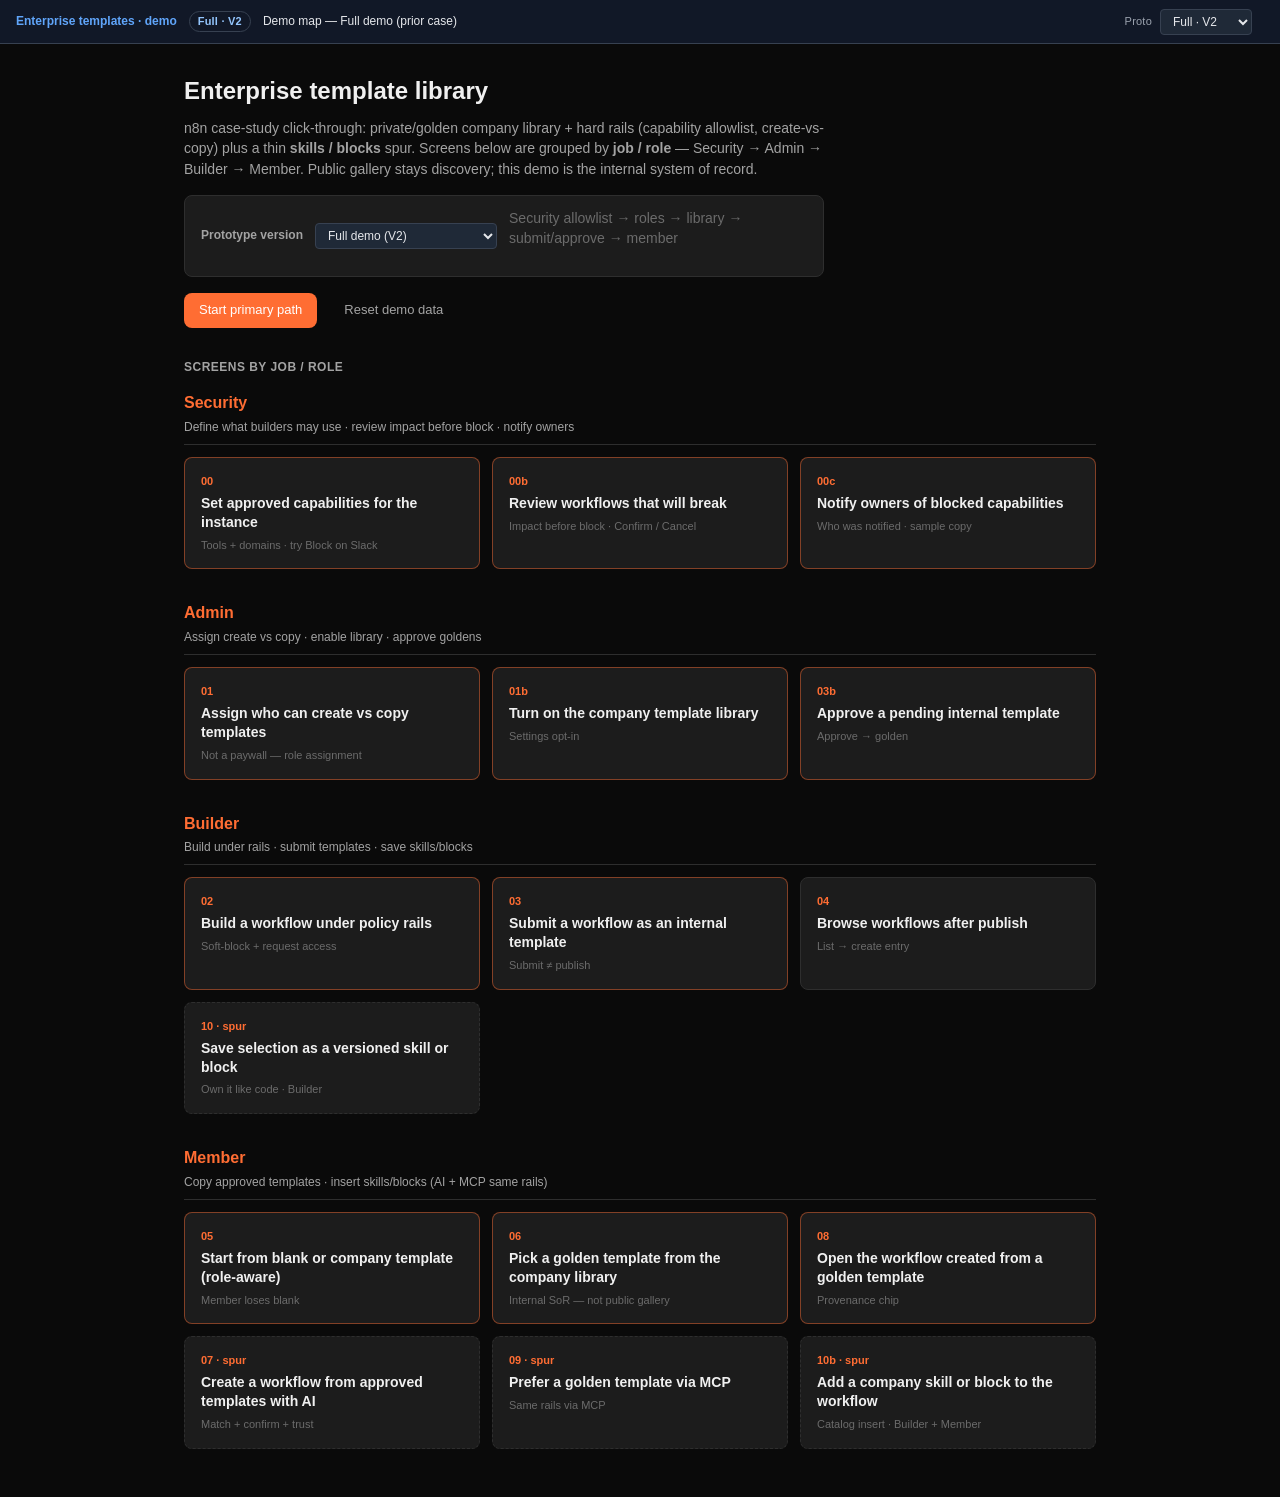
<file: index.html>
<!--
PROTOTYPE: Enterprise templates — demo map (V2 full / V3 shippable chunks)
PURPOSE: Entry + screens; V3 grouped by Blocks · Admin restrict · Gallery · Admin approvals
BLOCKS: ProtoChrome, VersionSwitcher, Button
JOURNEY: Start here → V2 Security path or V3 chunk path
-->
<!DOCTYPE html>
<html lang="en">
<head>
  <meta charset="UTF-8" />
  <meta name="viewport" content="width=device-width, initial-scale=1.0" />
  <title>Enterprise templates · demo map</title>
  <link rel="stylesheet" href="css/tokens.css?v=20261007124500" />
  <link rel="stylesheet" href="css/base.css?v=20261007124500" />
  <link rel="stylesheet" href="css/components.css?v=20261007124500" />
  <link rel="stylesheet" href="css/screens.css?v=20261007124500" />
</head>
<body>
  <main class="demo-map" data-block="AppShell">
    <div class="demo-map__hero">
      <h1 id="hero-title">Enterprise template library</h1>
      <p id="hero-copy">
        n8n case-study click-through: private/golden company library + hard rails
        (capability allowlist, create-vs-copy) plus a thin <strong>skills / blocks</strong> spur
        (versioned company units under full templates). Screens below are grouped by
        <strong>job / role</strong> — Security → Admin → Builder → Member.
        Public gallery stays discovery; this demo is the internal system of record.
      </p>

      <div class="demo-map__version" data-block="VersionSwitcher">
        <span class="demo-map__version-label">Prototype version</span>
        <select id="map-version-select" class="version-switcher__select" aria-label="Prototype version">
          <option value="v2">Full demo (V2)</option>
          <option value="v3">Short · building blocks (V3)</option>
        </select>
        <p class="demo-map__version-desc" id="map-version-desc"></p>
      </div>

      <div class="demo-map__hero-actions">
        <a class="btn btn--primary" data-block="Button" href="screens/00-security-allowlist.html" id="btn-start">
          Start primary path
        </a>
        <button type="button" class="btn btn--ghost" id="btn-reset" data-block="Button">
          Reset demo data
        </button>
      </div>
    </div>

    <section class="demo-map__screens" aria-label="Screens by section">
      <h2 class="demo-map__screens-title" id="screens-title">Screens by job / role</h2>
      <div class="demo-map-roles" id="screen-roles"></div>
    </section>
  </main>

  <script src="js/state.js?v=20261007124500"></script>
  <script src="js/interactions.js?v=20261007124500"></script>
  <script>
    (function () {
      const COPY = {
        v2: {
          title: "Enterprise template library",
          hero:
            "n8n case-study click-through: private/golden company library + hard rails " +
            "(capability allowlist, create-vs-copy) plus a thin <strong>skills / blocks</strong> spur. " +
            "Screens below are grouped by <strong>job / role</strong> — Security → Admin → Builder → Member. " +
            "Public gallery stays discovery; this demo is the internal system of record.",
          startLabel: "Start primary path",
          screensTitle: "Screens by job / role",
          primary: [
            "00-security-allowlist.html",
            "00b-block-impact-review.html",
            "00c-block-notify-owners.html",
            "01-admin-roles.html",
            "01b-library-enable.html",
            "02-builder-editor.html",
            "03-submit-as-template.html",
            "03b-approval-queue.html",
            "05-create-empty.html",
            "06-company-library.html",
            "08-result.html",
          ],
          startFile: "screens/00-security-allowlist.html",
          startRole: "security",
          groupBy: "role",
        },
        v3: {
          title: "Company building blocks",
          hero:
            "<strong>Short prototype (V3)</strong> — aligned to shippable chunks: " +
            "<strong>Blocks</strong> (mark + use on canvas · AI/MCP without prompting) → " +
            "<strong>Admin · restrict</strong> (who can mark) → " +
            "<strong>Gallery</strong> (filter · Start workflow) → " +
            "<strong>Admin · approvals</strong>. " +
            "Security allowlist stays in Full (V2) only.",
          startLabel: "Start short path (Blocks)",
          screensTitle: "Shippable chunks",
          primary: [
            "v3/02-builder-rails.html",
            "v3/03-mark-company-block.html",
            "v3/07-compose-canvas.html",
            "v3/01-enable-library.html",
            "v3/06-blocks-gallery.html",
          ],
          startFile: "screens/v3/02-builder-rails.html",
          startRole: "builder",
          groupBy: "section",
        },
      };

      function render() {
        const version = ProtoState.getProtoVersion();
        const cfg = COPY[version] || COPY.v2;
        const meta = ProtoState.PROTO_VERSIONS[version];

        document.getElementById("hero-title").textContent = cfg.title;
        document.getElementById("hero-copy").innerHTML = cfg.hero;
        document.getElementById("screens-title").textContent = cfg.screensTitle;
        document.getElementById("map-version-desc").textContent = meta
          ? meta.description
          : "";
        document.getElementById("map-version-select").value = version;

        const start = document.getElementById("btn-start");
        start.textContent = cfg.startLabel;
        start.href = cfg.startFile + "?proto=" + version;

        function cardHtml(s) {
          const isPrimary = cfg.primary.indexOf(s.file) >= 0;
          const base = (s.file || "").split("?")[0];
          const dupes = ProtoState.DEMO_PATH.filter(function (x) {
            return (x.file || "").split("?")[0] === base;
          });
          let href = "screens/" + base + "?proto=" + version;
          if (dupes.length > 1 && s.id) {
            href += "&beat=" + encodeURIComponent(s.id);
          }
          if (s.hash) {
            href += "#" + String(s.hash).replace(/^#/, "");
          }
          return (
            '<a class="demo-map-card is-clickable' +
            (isPrimary ? " is-primary" : "") +
            (s.spur ? " is-spur" : "") +
            '" href="' +
            href +
            '" data-set-role="' +
            (s.role || "") +
            '">' +
            '<div class="demo-map-card__num">' +
            s.id +
            (s.spur ? " · spur" : "") +
            "</div>" +
            '<div class="demo-map-card__title">' +
            s.title +
            "</div>" +
            (s.beat
              ? '<div class="demo-map-card__beat">' + s.beat + "</div>"
              : "") +
            "</a>"
          );
        }

        const sections = ProtoState.DEMO_MAP_SECTIONS || [];
        const path = ProtoState.DEMO_PATH || [];

        if (cfg.groupBy === "section") {
          document.getElementById("screen-roles").innerHTML = sections
            .map(function (sec) {
              const screens = path
                .filter(function (s) {
                  return s.section === sec.id;
                })
                .slice()
                .sort(function (a, b) {
                  return (a.spur ? 1 : 0) - (b.spur ? 1 : 0);
                });
              return (
                '<section class="demo-map-role" data-role-section="' +
                (sec.id || sec.role) +
                '">' +
                '<header class="demo-map-role__head">' +
                '<div class="demo-map-role__label">' +
                (sec.label || (ProtoState.ROLES[sec.role] || {}).label || sec.id) +
                "</div>" +
                '<p class="demo-map-role__job">' +
                (sec.job || "") +
                "</p>" +
                "</header>" +
                '<div class="demo-map-grid">' +
                screens.map(cardHtml).join("") +
                "</div>" +
                "</section>"
              );
            })
            .join("");
        } else {
          const byRole = {};
          path.forEach(function (s) {
            const r = s.role || "builder";
            if (!byRole[r]) byRole[r] = [];
            byRole[r].push(s);
          });
          Object.keys(byRole).forEach(function (r) {
            byRole[r].sort(function (a, b) {
              return (a.spur ? 1 : 0) - (b.spur ? 1 : 0);
            });
          });
          document.getElementById("screen-roles").innerHTML = sections
            .map(function (sec) {
              const role = ProtoState.ROLES[sec.role] || {};
              const screens = byRole[sec.role] || [];
              return (
                '<section class="demo-map-role" data-role-section="' +
                sec.role +
                '">' +
                '<header class="demo-map-role__head">' +
                '<div class="demo-map-role__label">' +
                (role.label || sec.role) +
                "</div>" +
                '<p class="demo-map-role__job">' +
                (sec.job || role.description || "") +
                "</p>" +
                "</header>" +
                '<div class="demo-map-grid">' +
                screens.map(cardHtml).join("") +
                "</div>" +
                "</section>"
              );
            })
            .join("");
        }
      }

      document.getElementById("screen-roles").addEventListener("click", function (e) {
        const link = e.target.closest("[data-set-role]");
        if (!link) return;
        const roleId = link.getAttribute("data-set-role");
        if (roleId) ProtoState.setRole(roleId);
      });

      document.getElementById("map-version-select").addEventListener("change", function (e) {
        const next = e.target.value;
        ProtoState.setProtoVersion(next, { reload: false });
        window.location.href = "index.html?proto=" + next;
      });

      document.getElementById("btn-start").addEventListener("click", function () {
        const cfg = COPY[ProtoState.getProtoVersion()] || COPY.v2;
        ProtoState.setRole(cfg.startRole);
        if (ProtoState.getProtoVersion() === "v3") {
          ProtoState.setMarkPolicy("any_builder");
        }
      });

      document.getElementById("btn-reset").addEventListener("click", function () {
        const version = ProtoState.getProtoVersion();
        const cfg = COPY[version] || COPY.v2;
        ProtoState.reset();
        ProtoState.setRole(cfg.startRole);
        if (window.ProtoUI && ProtoUI.toast) {
          ProtoUI.toast(
            version === "v3" ? "V3 demo data reset (isolated key)" : "Demo data reset",
            "success"
          );
        }
        render();
      });

      render();
    })();
  </script>
</body>
</html>
</file>
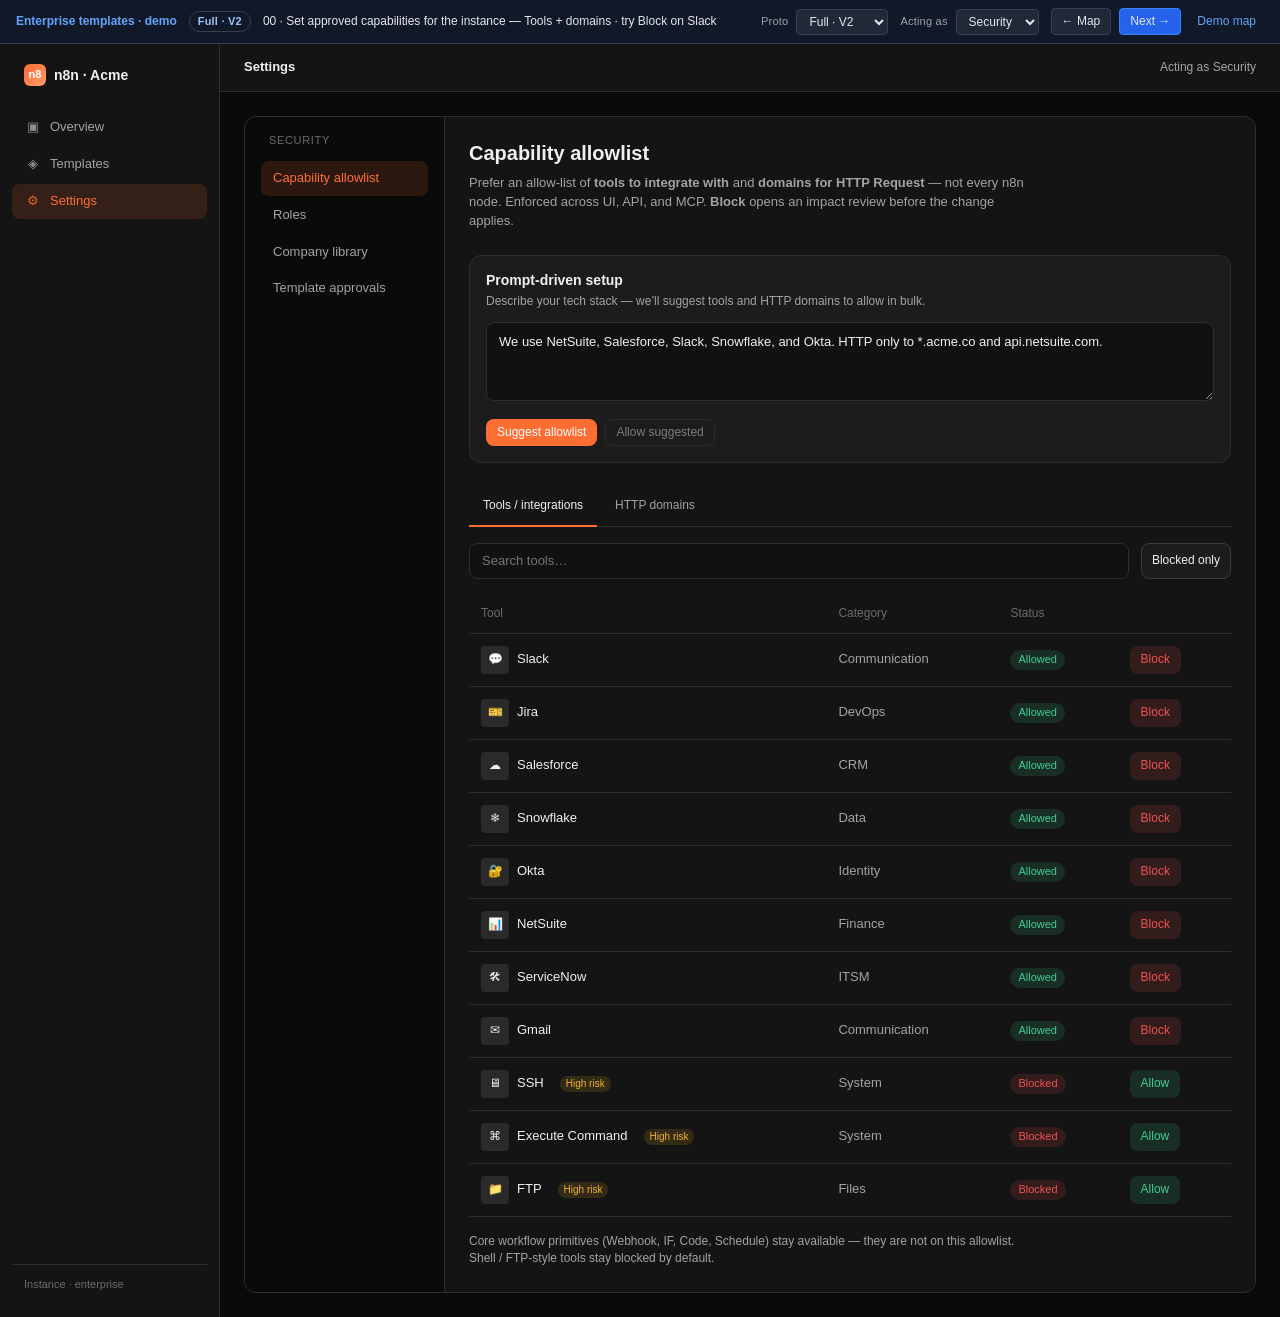
<file: screens/00-security-allowlist.html>
<!--
PROTOTYPE SCREEN: 00 — Set approved capabilities for the instance
BLOCKS: ProtoChrome, RoleSwitcher, AppShell, SettingsLayout, AllowlistPanel, Button, Modal, Toast
JOURNEY BEAT: Security defines approved tools + HTTP domains (hard rail) before builders create
MIRO: Capability allow-list = tools to integrate with + domains for HTTP (not raw nodes);
      prompt-driven bulk setup from tech stack description
-->
<!DOCTYPE html>
<html lang="en">
<head>
  <meta charset="UTF-8" />
  <meta name="viewport" content="width=device-width, initial-scale=1.0" />
  <title>00 · Set approved capabilities for the instance</title>
  <link rel="stylesheet" href="../css/tokens.css?v=20261007000700" />
  <link rel="stylesheet" href="../css/base.css?v=20261007000700" />
  <link rel="stylesheet" href="../css/components.css?v=20261007000700" />
  <link rel="stylesheet" href="../css/screens.css?v=20261007000700" />
</head>
<body>
  <div data-block="AppShell" class="flex" style="min-height:calc(100vh - 44px)">
    <aside class="app-shell__sidebar">
      <div class="app-shell__logo">
        <span class="app-shell__logo-mark">n8</span>
        <span>n8n · Acme</span>
      </div>
      <nav class="app-shell__nav">
        <a class="nav-item" href="04-overview.html"><span class="nav-item__icon">▣</span> Overview</a>
        <a class="nav-item" href="06-company-library.html"><span class="nav-item__icon">◈</span> Templates</a>
        <a class="nav-item is-active" href="00-security-allowlist.html"><span class="nav-item__icon">⚙</span> Settings</a>
      </nav>
      <div class="app-shell__footer">Instance · enterprise</div>
    </aside>

    <div class="app-shell__main">
      <header class="app-shell__topbar">
        <strong>Settings</strong>
        <span class="secondary" style="font-size:12px">Acting as <span data-role-label>Security</span></span>
      </header>
      <div class="app-shell__content">
        <div data-block="SettingsLayout">
          <nav class="settings-nav">
            <div class="settings-nav__title">Security</div>
            <a class="settings-nav-item is-active" href="00-security-allowlist.html">Capability allowlist</a>
            <a class="settings-nav-item" href="01-admin-roles.html">Roles</a>
            <a class="settings-nav-item" href="01b-library-enable.html">Company library</a>
            <a class="settings-nav-item" href="03b-approval-queue.html">Template approvals</a>
          </nav>
          <section class="settings-panel" data-block="AllowlistPanel">
            <div class="settings-panel__header">
              <h2>Capability allowlist</h2>
              <p>
                Prefer an allow-list of <strong>tools to integrate with</strong> and
                <strong>domains for HTTP Request</strong> — not every n8n node.
                Enforced across UI, API, and MCP.
                <strong>Block</strong> opens an impact review before the change applies.
              </p>
            </div>

            <div class="cap-setup" data-block="StackPromptSetup">
              <div class="cap-setup__header">
                <h3>Prompt-driven setup</h3>
                <p class="secondary">
                  Describe your tech stack — we’ll suggest tools and HTTP domains to allow in bulk.
                </p>
              </div>
              <textarea
                id="stack-prompt"
                class="cap-setup__textarea"
                rows="3"
                placeholder="e.g. We use NetSuite, Salesforce, Slack, Snowflake, and Okta. HTTP only to *.acme.co and api.netsuite.com"
              >We use NetSuite, Salesforce, Slack, Snowflake, and Okta. HTTP only to *.acme.co and api.netsuite.com.</textarea>
              <div class="cap-setup__actions">
                <button type="button" class="btn btn--primary btn--sm" id="btn-suggest-stack">
                  Suggest allowlist
                </button>
                <button type="button" class="btn btn--secondary btn--sm" id="btn-apply-stack" disabled>
                  Allow suggested
                </button>
              </div>
              <div class="cap-setup__result" id="stack-result" hidden></div>
            </div>

            <div class="allowlist-tabs" role="tablist">
              <button type="button" class="allowlist-tab is-active is-clickable" data-tab="tools" role="tab" aria-selected="true">
                Tools / integrations
              </button>
              <button type="button" class="allowlist-tab is-clickable" data-tab="domains" role="tab" aria-selected="false">
                HTTP domains
              </button>
            </div>

            <div class="allowlist-pane" id="pane-tools" data-pane="tools">
              <div class="allowlist-toolbar">
                <input class="allowlist-search" type="search" id="allowlist-search" placeholder="Search tools…" />
                <button type="button" class="btn btn--secondary btn--sm" id="btn-show-blocked">Blocked only</button>
              </div>
              <table class="allowlist-table">
                <thead>
                  <tr>
                    <th>Tool</th>
                    <th>Category</th>
                    <th>Status</th>
                    <th></th>
                  </tr>
                </thead>
                <tbody id="allowlist-body"></tbody>
              </table>
              <p class="allowlist-footnote secondary">
                Core workflow primitives (Webhook, IF, Code, Schedule) stay available —
                they are not on this allowlist. Shell / FTP-style tools stay blocked by default.
              </p>
            </div>

            <div class="allowlist-pane" id="pane-domains" data-pane="domains" hidden>
              <div class="allowlist-toolbar">
                <input class="allowlist-search" type="search" id="domain-search" placeholder="Search domains…" />
                <button type="button" class="btn btn--secondary btn--sm" id="btn-show-blocked-domains">Blocked only</button>
              </div>
              <table class="allowlist-table">
                <thead>
                  <tr>
                    <th>Domain pattern</th>
                    <th>Note</th>
                    <th>Status</th>
                    <th></th>
                  </tr>
                </thead>
                <tbody id="domain-body"></tbody>
              </table>
              <p class="allowlist-footnote secondary">
                HTTP Request nodes can only call allowlisted hosts. Same rail for builders, API, and MCP agents.
              </p>
            </div>
          </section>
        </div>
      </div>
    </div>
  </div>

  <script src="../js/state.js?v=20261007000700"></script>
  <script src="../js/interactions.js?v=20261007000700"></script>
  <script>
    (function () {
      let blockedOnly = false;
      let blockedDomainsOnly = false;
      let lastSuggestion = null;

      function renderTools() {
        const q = (document.getElementById("allowlist-search").value || "").toLowerCase();
        const nodes = ProtoState.get().nodes.filter(function (n) {
          if (blockedOnly && n.allowed) return false;
          if (!q) return true;
          return (n.name + n.category + (n.kind || "")).toLowerCase().indexOf(q) >= 0;
        });
        document.getElementById("allowlist-body").innerHTML = nodes
          .map(function (n) {
            return (
              '<tr class="is-clickable">' +
              '<td><div class="node-name"><span class="node-icon">' +
              n.icon +
              "</span>" +
              n.name +
              (n.kind === "dangerous"
                ? '<span class="cap-kind-chip">High risk</span>'
                : "") +
              "</div></td>" +
              '<td class="secondary">' +
              n.category +
              "</td>" +
              "<td>" +
              (n.allowed
                ? '<span class="badge badge--allowed">Allowed</span>'
                : '<span class="badge badge--blocked">Blocked</span>') +
              "</td>" +
              '<td><button type="button" class="btn btn--sm ' +
              (n.allowed ? "btn--danger" : "btn--success") +
              '" data-toggle-node="' +
              n.id +
              '">' +
              (n.allowed ? "Block" : "Allow") +
              "</button></td>" +
              "</tr>"
            );
          })
          .join("");
      }

      function renderDomains() {
        const q = (document.getElementById("domain-search").value || "").toLowerCase();
        const domains = ProtoState.getDomains().filter(function (d) {
          if (blockedDomainsOnly && d.allowed) return false;
          if (!q) return true;
          return (d.pattern + (d.note || "")).toLowerCase().indexOf(q) >= 0;
        });
        document.getElementById("domain-body").innerHTML = domains
          .map(function (d) {
            return (
              '<tr class="is-clickable">' +
              '<td><code class="domain-pattern">' +
              d.pattern +
              "</code></td>" +
              '<td class="secondary">' +
              (d.note || "") +
              "</td>" +
              "<td>" +
              (d.allowed
                ? '<span class="badge badge--allowed">Allowed</span>'
                : '<span class="badge badge--blocked">Blocked</span>') +
              "</td>" +
              '<td><button type="button" class="btn btn--sm ' +
              (d.allowed ? "btn--danger" : "btn--success") +
              '" data-toggle-domain="' +
              d.id +
              '">' +
              (d.allowed ? "Block" : "Allow") +
              "</button></td>" +
              "</tr>"
            );
          })
          .join("");
      }

      function render() {
        renderTools();
        renderDomains();
      }

      document.querySelectorAll(".allowlist-tab").forEach(function (tab) {
        tab.addEventListener("click", function () {
          const id = tab.getAttribute("data-tab");
          document.querySelectorAll(".allowlist-tab").forEach(function (t) {
            t.classList.toggle("is-active", t === tab);
            t.setAttribute("aria-selected", t === tab ? "true" : "false");
          });
          document.querySelectorAll(".allowlist-pane").forEach(function (pane) {
            pane.hidden = pane.getAttribute("data-pane") !== id;
          });
        });
      });

      document.getElementById("allowlist-body").addEventListener("click", function (e) {
        const btn = e.target.closest("[data-toggle-node]");
        if (!btn) return;
        const id = btn.getAttribute("data-toggle-node");
        const node = ProtoState.get().nodes.find(function (n) {
          return n.id === id;
        });
        if (!node) return;
        // Blocking an allowed capability → impact review (do not apply yet)
        if (node.allowed) {
          ProtoState.beginBlockReview("capability", id);
          window.location.href = "00b-block-impact-review.html";
          return;
        }
        // Allowing a blocked capability is immediate
        ProtoState.toggleNodeAllowed(id);
        ProtoUI.toast("Allowed: " + node.name, "success");
        render();
      });

      document.getElementById("domain-body").addEventListener("click", function (e) {
        const btn = e.target.closest("[data-toggle-domain]");
        if (!btn) return;
        const id = btn.getAttribute("data-toggle-domain");
        const domain = ProtoState.getDomains().find(function (d) {
          return d.id === id;
        });
        if (!domain) return;
        if (domain.allowed) {
          ProtoState.beginBlockReview("domain", id);
          window.location.href = "00b-block-impact-review.html";
          return;
        }
        ProtoState.toggleDomainAllowed(id);
        ProtoUI.toast("Allowed: " + domain.pattern, "success");
        render();
      });

      document.getElementById("allowlist-search").addEventListener("input", renderTools);
      document.getElementById("domain-search").addEventListener("input", renderDomains);

      document.getElementById("btn-show-blocked").addEventListener("click", function () {
        blockedOnly = !blockedOnly;
        this.classList.toggle("btn--primary", blockedOnly);
        this.classList.toggle("btn--secondary", !blockedOnly);
        renderTools();
      });

      document.getElementById("btn-show-blocked-domains").addEventListener("click", function () {
        blockedDomainsOnly = !blockedDomainsOnly;
        this.classList.toggle("btn--primary", blockedDomainsOnly);
        this.classList.toggle("btn--secondary", !blockedDomainsOnly);
        renderDomains();
      });

      document.getElementById("btn-suggest-stack").addEventListener("click", function () {
        const text = document.getElementById("stack-prompt").value;
        lastSuggestion = ProtoState.suggestFromStackPrompt(text);
        const box = document.getElementById("stack-result");
        const applyBtn = document.getElementById("btn-apply-stack");
        if (!lastSuggestion.caps.length && !lastSuggestion.domains.length) {
          box.hidden = false;
          box.innerHTML =
            '<p class="secondary">No known tools matched — try naming NetSuite, Salesforce, Slack, Okta, etc.</p>';
          applyBtn.disabled = true;
          return;
        }
        const capChips = lastSuggestion.caps
          .map(function (c) {
            return '<span class="suggest-chip">' + c.icon + " " + c.name + "</span>";
          })
          .join("");
        const domChips = lastSuggestion.domains
          .map(function (d) {
            return '<span class="suggest-chip suggest-chip--domain">' + d.pattern + "</span>";
          })
          .join("");
        box.hidden = false;
        box.innerHTML =
          "<strong>Suggested allow</strong>" +
          '<div class="suggest-row">' +
          (capChips || '<span class="secondary">No tools</span>') +
          "</div>" +
          (domChips
            ? '<div class="suggest-row" style="margin-top:8px">' + domChips + "</div>"
            : "") +
          '<p class="secondary" style="margin-top:8px;margin-bottom:0">SSH / Execute Command / FTP stay blocked.</p>';
        applyBtn.disabled = false;
        ProtoUI.toast("Suggested " + lastSuggestion.caps.length + " tools · " + lastSuggestion.domains.length + " domains", "success");
      });

      document.getElementById("btn-apply-stack").addEventListener("click", function () {
        if (!lastSuggestion) return;
        ProtoState.applyStackSuggestion(lastSuggestion);
        ProtoUI.toast("Bulk-allowed suggested tools and domains", "success");
        this.disabled = true;
        render();
      });

      document.addEventListener("proto:rerender", render);
      render();
    })();
  </script>
</body>
</html>
</file>
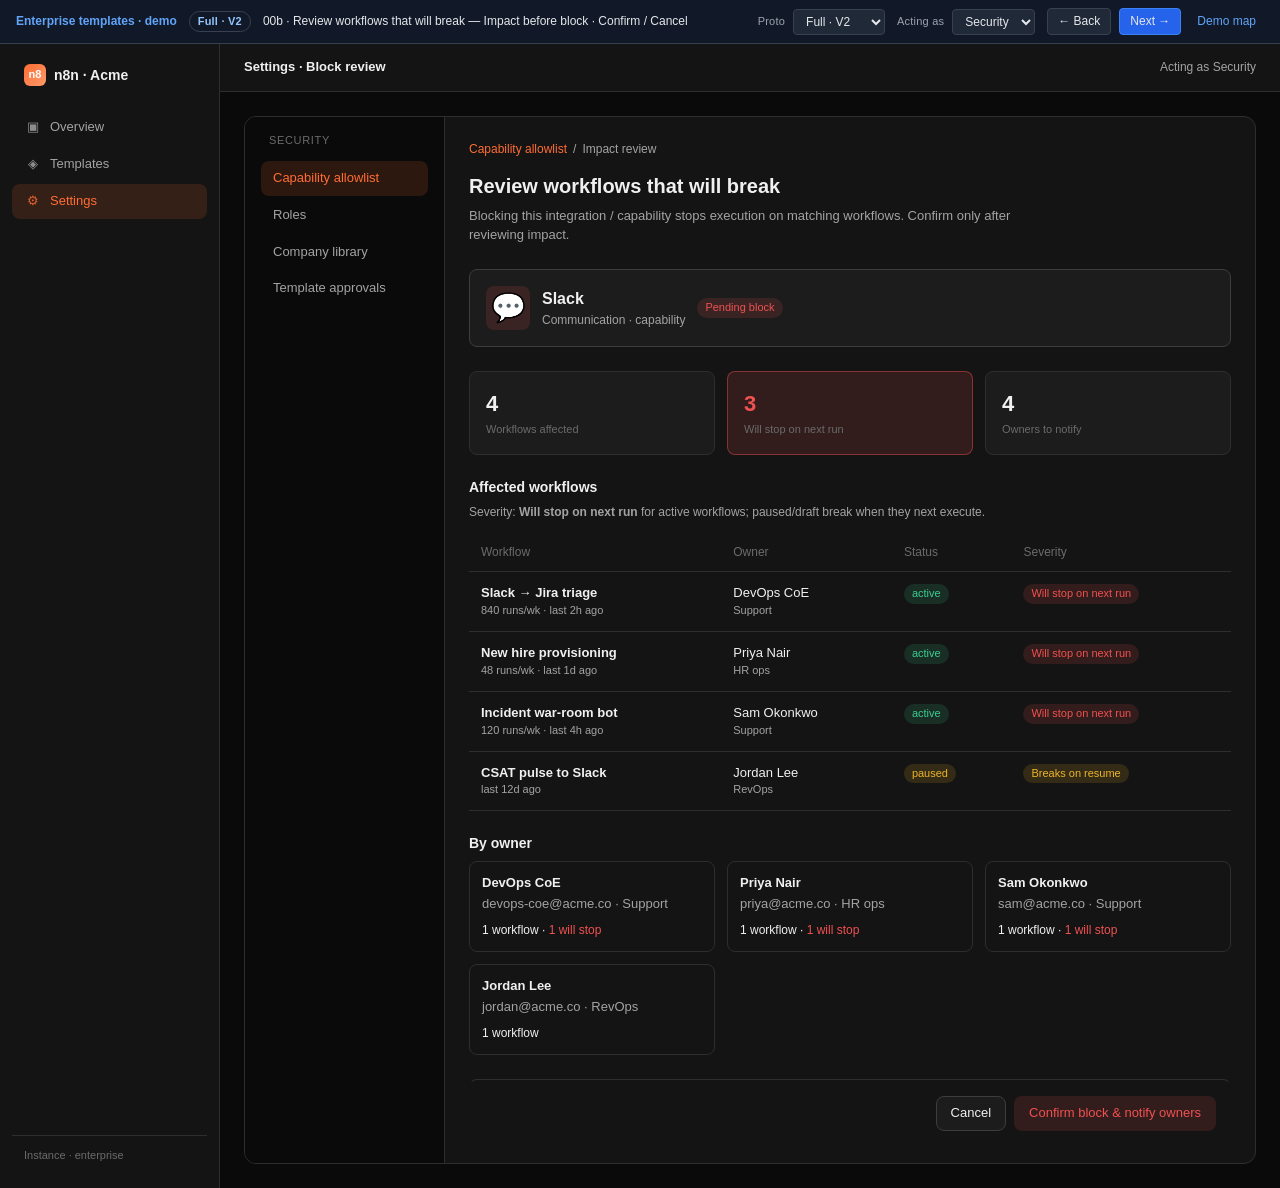
<file: screens/00b-block-impact-review.html>
<!--
PROTOTYPE SCREEN: 00b — Review workflows that will break
BLOCKS: ProtoChrome, RoleSwitcher, AppShell, SettingsLayout, ImpactReviewPanel, Button, Toast
JOURNEY BEAT: Admin review before block — count + owners + severity; Confirm block vs Cancel
MIRO: Blocking a capability/domain must show impact (workflows that stop) before applying
-->
<!DOCTYPE html>
<html lang="en">
<head>
  <meta charset="UTF-8" />
  <meta name="viewport" content="width=device-width, initial-scale=1.0" />
  <title>00b · Review workflows that will break</title>
  <link rel="stylesheet" href="../css/tokens.css?v=20261007000700" />
  <link rel="stylesheet" href="../css/base.css?v=20261007000700" />
  <link rel="stylesheet" href="../css/components.css?v=20261007000700" />
  <link rel="stylesheet" href="../css/screens.css?v=20261007000700" />
</head>
<body>
  <div data-block="AppShell" class="flex" style="min-height:calc(100vh - 44px)">
    <aside class="app-shell__sidebar">
      <div class="app-shell__logo">
        <span class="app-shell__logo-mark">n8</span>
        <span>n8n · Acme</span>
      </div>
      <nav class="app-shell__nav">
        <a class="nav-item" href="04-overview.html"><span class="nav-item__icon">▣</span> Overview</a>
        <a class="nav-item" href="06-company-library.html"><span class="nav-item__icon">◈</span> Templates</a>
        <a class="nav-item is-active" href="00-security-allowlist.html"><span class="nav-item__icon">⚙</span> Settings</a>
      </nav>
      <div class="app-shell__footer">Instance · enterprise</div>
    </aside>

    <div class="app-shell__main">
      <header class="app-shell__topbar">
        <strong>Settings · Block review</strong>
        <span class="secondary" style="font-size:12px">Acting as <span data-role-label>Security</span></span>
      </header>
      <div class="app-shell__content">
        <div data-block="SettingsLayout">
          <nav class="settings-nav">
            <div class="settings-nav__title">Security</div>
            <a class="settings-nav-item is-active" href="00-security-allowlist.html">Capability allowlist</a>
            <a class="settings-nav-item" href="01-admin-roles.html">Roles</a>
            <a class="settings-nav-item" href="01b-library-enable.html">Company library</a>
            <a class="settings-nav-item" href="03b-approval-queue.html">Template approvals</a>
          </nav>
          <section class="settings-panel" data-block="ImpactReviewPanel">
            <div class="impact-breadcrumb">
              <a class="is-clickable" href="00-security-allowlist.html">Capability allowlist</a>
              <span class="secondary">/</span>
              <span>Impact review</span>
            </div>

            <div class="settings-panel__header">
              <h2>Review workflows that will break</h2>
              <p>
                Blocking this <span id="impact-kind-label">capability</span> stops
                execution on matching workflows. Confirm only after reviewing impact.
              </p>
            </div>

            <div class="impact-target" id="impact-target">
              <span class="impact-target__icon" id="impact-icon">💬</span>
              <div>
                <div class="impact-target__name" id="impact-label">Slack</div>
                <div class="impact-target__meta secondary" id="impact-meta">Communication · integration</div>
              </div>
              <span class="badge badge--blocked">Pending block</span>
            </div>

            <div class="impact-stats" id="impact-stats" aria-live="polite"></div>

            <div class="impact-section">
              <h3>Affected workflows</h3>
              <p class="secondary impact-section__hint">
                Severity: <strong>Will stop on next run</strong> for active workflows;
                paused/draft break when they next execute.
              </p>
              <table class="allowlist-table impact-table">
                <thead>
                  <tr>
                    <th>Workflow</th>
                    <th>Owner</th>
                    <th>Status</th>
                    <th>Severity</th>
                  </tr>
                </thead>
                <tbody id="impact-body"></tbody>
              </table>
            </div>

            <div class="impact-section">
              <h3>By owner</h3>
              <div class="impact-owners" id="impact-owners"></div>
            </div>

            <div class="impact-actions" data-block="Button">
              <a class="btn btn--secondary" href="00-security-allowlist.html" id="btn-cancel-block">Cancel</a>
              <button type="button" class="btn btn--danger" id="btn-confirm-block">
                Confirm block &amp; notify owners
              </button>
            </div>
          </section>
        </div>
      </div>
    </div>
  </div>

  <script src="../js/state.js?v=20261007000700"></script>
  <script src="../js/interactions.js?v=20261007000700"></script>
  <script>
    (function () {
      ProtoState.setRole("security");

      function severityLabel(sev) {
        if (sev === "will_stop") return "Will stop on next run";
        if (sev === "will_break_on_resume") return "Breaks on resume";
        if (sev === "will_break_on_run") return "Breaks on first run";
        return sev || "Affected";
      }

      function severityClass(sev) {
        if (sev === "will_stop") return "badge badge--blocked";
        return "badge badge--pending";
      }

      function render() {
        const pending = ProtoState.ensureDemoPendingBlock();
        const workflows = ProtoState.getBlockImpact(pending.kind, pending.id);
        const owners = ProtoState.summarizeImpactOwners(workflows);
        const stopCount = workflows.filter(function (w) {
          return w.severity === "will_stop";
        }).length;

        document.getElementById("impact-kind-label").textContent =
          pending.kind === "domain" ? "HTTP domain" : "integration / capability";
        document.getElementById("impact-icon").textContent = pending.icon || "⊘";
        document.getElementById("impact-label").textContent = pending.label;
        document.getElementById("impact-meta").textContent =
          (pending.category || "") +
          (pending.kind === "domain" ? " · domain pattern" : " · capability") +
          (pending.demoReplay ? " · demo replay" : "");

        document.getElementById("impact-stats").innerHTML =
          '<div class="impact-stat">' +
          '<div class="impact-stat__n">' +
          workflows.length +
          "</div>" +
          '<div class="impact-stat__l">Workflows affected</div>' +
          "</div>" +
          '<div class="impact-stat impact-stat--danger">' +
          '<div class="impact-stat__n">' +
          stopCount +
          "</div>" +
          '<div class="impact-stat__l">Will stop on next run</div>' +
          "</div>" +
          '<div class="impact-stat">' +
          '<div class="impact-stat__n">' +
          owners.length +
          "</div>" +
          '<div class="impact-stat__l">Owners to notify</div>' +
          "</div>";

        document.getElementById("impact-body").innerHTML = workflows
          .map(function (w) {
            return (
              '<tr class="is-clickable">' +
              "<td><strong>" +
              w.name +
              '</strong><div class="secondary" style="font-size:11px">' +
              (w.runsPerWeek ? w.runsPerWeek + " runs/wk · " : "") +
              "last " +
              (w.lastRun || "—") +
              "</div></td>" +
              "<td>" +
              w.owner +
              '<div class="secondary" style="font-size:11px">' +
              (w.team || "") +
              "</div></td>" +
              '<td><span class="badge badge--' +
              (w.status === "active" ? "allowed" : w.status === "draft" ? "draft" : "pending") +
              '">' +
              w.status +
              "</span></td>" +
              "<td><span class=\"" +
              severityClass(w.severity) +
              '">' +
              severityLabel(w.severity) +
              "</span></td>" +
              "</tr>"
            );
          })
          .join("");

        document.getElementById("impact-owners").innerHTML = owners
          .map(function (o) {
            return (
              '<div class="impact-owner-card is-clickable">' +
              '<div class="impact-owner-card__name">' +
              o.owner +
              "</div>" +
              '<div class="secondary">' +
              (o.email || "") +
              (o.team ? " · " + o.team : "") +
              "</div>" +
              '<div class="impact-owner-card__count">' +
              o.workflows.length +
              " workflow" +
              (o.workflows.length === 1 ? "" : "s") +
              (o.stopCount
                ? " · <span class=\"text-danger\">" + o.stopCount + " will stop</span>"
                : "") +
              "</div>" +
              "</div>"
            );
          })
          .join("");
      }

      document.getElementById("btn-cancel-block").addEventListener("click", function () {
        ProtoState.clearPendingBlock();
      });

      document.getElementById("btn-confirm-block").addEventListener("click", function () {
        const pending = ProtoState.getPendingBlock();
        if (pending && pending.demoReplay) {
          // Already blocked — still show notify screen with impact snapshot
          const workflows = ProtoState.getBlockImpact(pending.kind, pending.id);
          const owners = ProtoState.summarizeImpactOwners(workflows);
          const s = ProtoState.get();
          s.lastBlockAction = {
            kind: pending.kind,
            id: pending.id,
            label: pending.label,
            icon: pending.icon || "",
            category: pending.category || "",
            workflows: workflows,
            notifiedOwners: owners,
            notifiedAt: new Date().toISOString(),
            policyRef: "SEC-CAP-BLOCK",
            demoReplay: true,
          };
          s.pendingBlock = null;
          ProtoState.persist();
        } else {
          const result = ProtoState.confirmPendingBlock();
          if (!result) {
            ProtoUI.toast("Nothing to block — return to allowlist", "warning");
            return;
          }
        }
        ProtoUI.toast("Blocked · notifying owners…", "warning");
        window.location.href = "00c-block-notify-owners.html";
      });

      document.addEventListener("proto:rerender", render);
      render();
    })();
  </script>
</body>
</html>
</file>
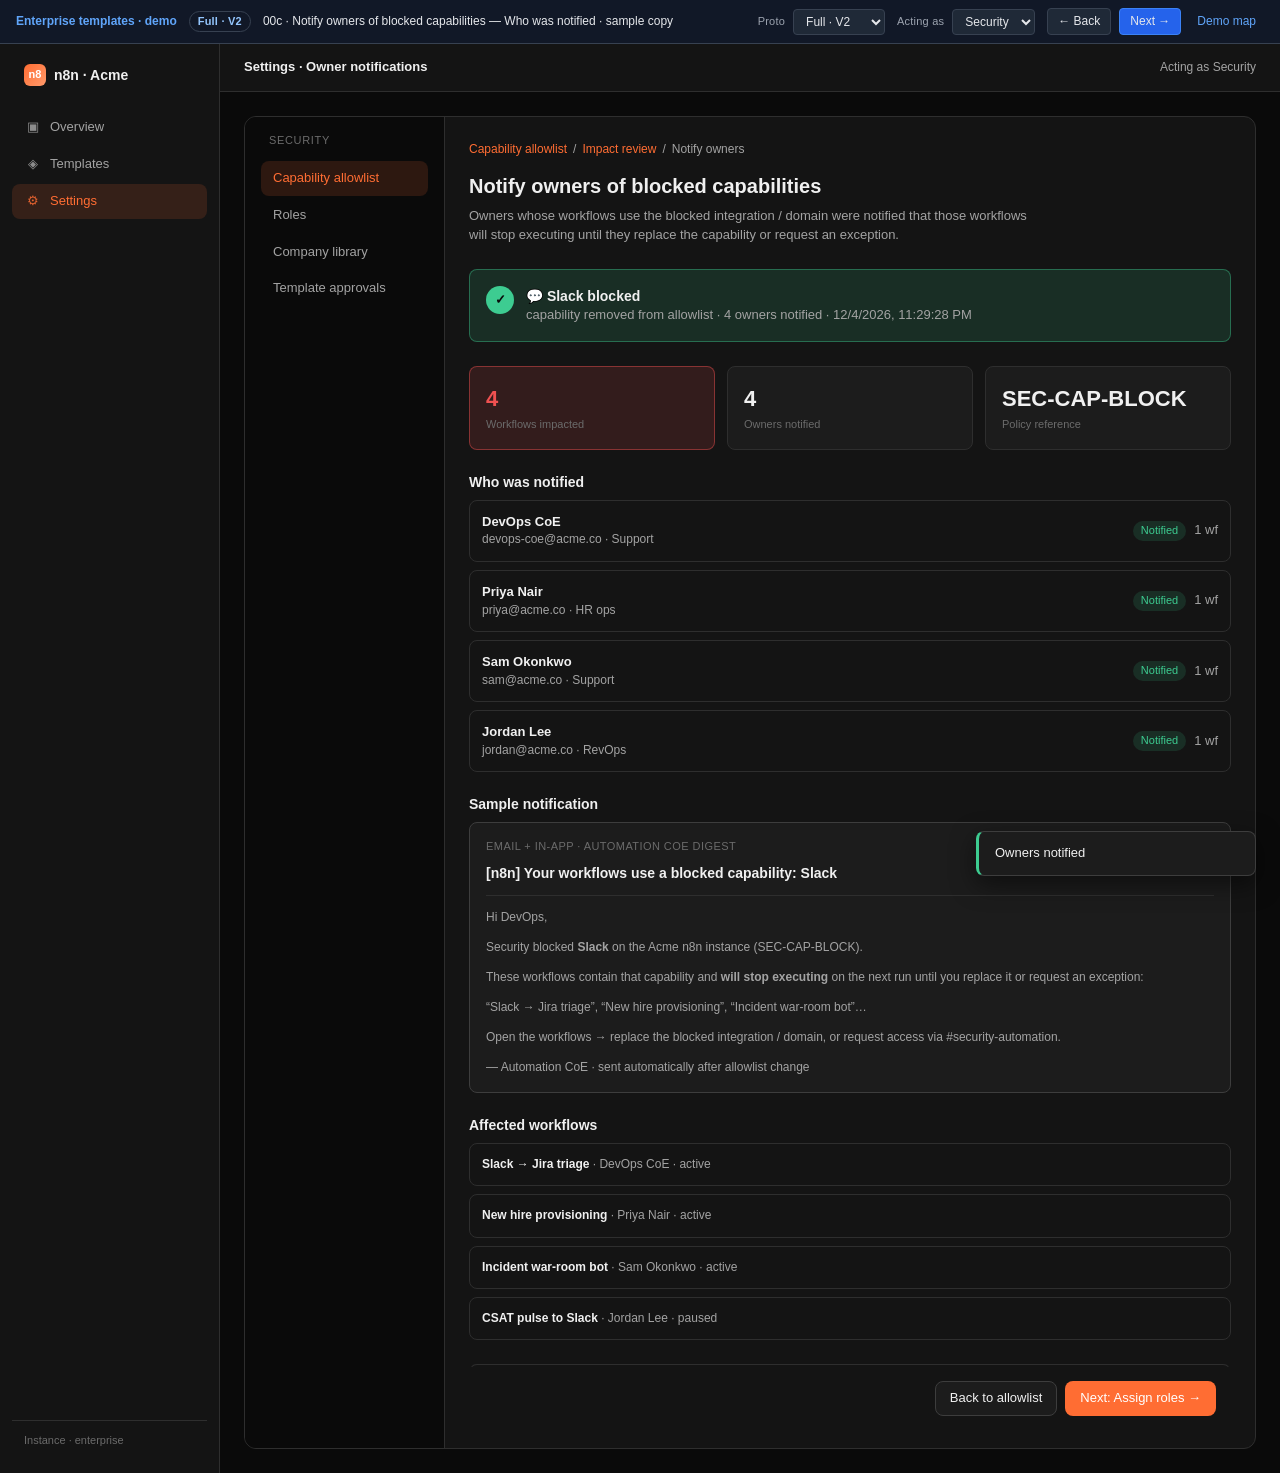
<file: screens/00c-block-notify-owners.html>
<!--
PROTOTYPE SCREEN: 00c — Notify owners of blocked capabilities
BLOCKS: ProtoChrome, RoleSwitcher, AppShell, SettingsLayout, OwnerNotifyPanel, Button, Toast
JOURNEY BEAT: After confirm — who was notified, sample notification copy, links to affected workflows
MIRO: Owners must learn their workflows contain blocked integrations and will break
-->
<!DOCTYPE html>
<html lang="en">
<head>
  <meta charset="UTF-8" />
  <meta name="viewport" content="width=device-width, initial-scale=1.0" />
  <title>00c · Notify owners of blocked capabilities</title>
  <link rel="stylesheet" href="../css/tokens.css?v=20261007000700" />
  <link rel="stylesheet" href="../css/base.css?v=20261007000700" />
  <link rel="stylesheet" href="../css/components.css?v=20261007000700" />
  <link rel="stylesheet" href="../css/screens.css?v=20261007000700" />
</head>
<body>
  <div data-block="AppShell" class="flex" style="min-height:calc(100vh - 44px)">
    <aside class="app-shell__sidebar">
      <div class="app-shell__logo">
        <span class="app-shell__logo-mark">n8</span>
        <span>n8n · Acme</span>
      </div>
      <nav class="app-shell__nav">
        <a class="nav-item" href="04-overview.html"><span class="nav-item__icon">▣</span> Overview</a>
        <a class="nav-item" href="06-company-library.html"><span class="nav-item__icon">◈</span> Templates</a>
        <a class="nav-item is-active" href="00-security-allowlist.html"><span class="nav-item__icon">⚙</span> Settings</a>
      </nav>
      <div class="app-shell__footer">Instance · enterprise</div>
    </aside>

    <div class="app-shell__main">
      <header class="app-shell__topbar">
        <strong>Settings · Owner notifications</strong>
        <span class="secondary" style="font-size:12px">Acting as <span data-role-label>Security</span></span>
      </header>
      <div class="app-shell__content">
        <div data-block="SettingsLayout">
          <nav class="settings-nav">
            <div class="settings-nav__title">Security</div>
            <a class="settings-nav-item is-active" href="00-security-allowlist.html">Capability allowlist</a>
            <a class="settings-nav-item" href="01-admin-roles.html">Roles</a>
            <a class="settings-nav-item" href="01b-library-enable.html">Company library</a>
            <a class="settings-nav-item" href="03b-approval-queue.html">Template approvals</a>
          </nav>
          <section class="settings-panel" data-block="OwnerNotifyPanel">
            <div class="impact-breadcrumb">
              <a class="is-clickable" href="00-security-allowlist.html">Capability allowlist</a>
              <span class="secondary">/</span>
              <a class="is-clickable" href="00b-block-impact-review.html">Impact review</a>
              <span class="secondary">/</span>
              <span>Notify owners</span>
            </div>

            <div class="settings-panel__header">
              <h2>Notify owners of blocked capabilities</h2>
              <p>
                Owners whose workflows use the blocked integration / domain were notified
                that those workflows will stop executing until they replace the capability
                or request an exception.
              </p>
            </div>

            <div class="notify-banner" id="notify-banner">
              <span class="notify-banner__check">✓</span>
              <div>
                <div class="notify-banner__title" id="notify-title">Capability blocked</div>
                <div class="secondary" id="notify-sub">Notifications queued</div>
              </div>
            </div>

            <div class="impact-stats" id="notify-stats"></div>

            <div class="impact-section">
              <h3>Who was notified</h3>
              <div class="notify-owner-list" id="notify-owners"></div>
            </div>

            <div class="impact-section">
              <h3>Sample notification</h3>
              <div class="notify-sample" data-block="NotificationPreview">
                <div class="notify-sample__channel">Email + in-app · Automation CoE digest</div>
                <div class="notify-sample__subject" id="sample-subject">
                  [n8n] Your workflows use a blocked capability
                </div>
                <div class="notify-sample__body" id="sample-body"></div>
              </div>
            </div>

            <div class="impact-section">
              <h3>Affected workflows</h3>
              <ul class="notify-wf-list" id="notify-workflows"></ul>
            </div>

            <div class="impact-actions" data-block="Button">
              <a class="btn btn--secondary" href="00-security-allowlist.html">Back to allowlist</a>
              <a class="btn btn--primary" href="01-admin-roles.html">Next: Assign roles →</a>
            </div>
          </section>
        </div>
      </div>
    </div>
  </div>

  <script src="../js/state.js?v=20261007000700"></script>
  <script src="../js/interactions.js?v=20261007000700"></script>
  <script>
    (function () {
      ProtoState.setRole("security");

      function ensureAction() {
        let action = ProtoState.getLastBlockAction();
        if (action) return action;
        // Demo map / ProtoChrome entry without confirming — seed Slack impact
        ProtoState.ensureDemoPendingBlock();
        const pending = ProtoState.getPendingBlock();
        const workflows = ProtoState.getBlockImpact();
        const owners = ProtoState.summarizeImpactOwners(workflows);
        if (pending && !pending.demoReplay) {
          return ProtoState.confirmPendingBlock();
        }
        const s = ProtoState.get();
        s.lastBlockAction = {
          kind: (pending && pending.kind) || "capability",
          id: (pending && pending.id) || "cap-slack",
          label: (pending && pending.label) || "Slack",
          icon: (pending && pending.icon) || "💬",
          category: (pending && pending.category) || "Communication",
          workflows: workflows,
          notifiedOwners: owners,
          notifiedAt: new Date().toISOString(),
          policyRef: "SEC-CAP-BLOCK",
          demoReplay: true,
        };
        s.pendingBlock = null;
        ProtoState.persist();
        return s.lastBlockAction;
      }

      function render() {
        const action = ensureAction();
        if (!action) return;

        const kindLabel = action.kind === "domain" ? "HTTP domain" : "capability";
        const when = action.notifiedAt
          ? new Date(action.notifiedAt).toLocaleString()
          : "just now";

        document.getElementById("notify-title").textContent =
          (action.icon ? action.icon + " " : "") + action.label + " blocked";
        document.getElementById("notify-sub").textContent =
          kindLabel +
          " removed from allowlist · " +
          (action.notifiedOwners || []).length +
          " owners notified · " +
          when +
          (action.demoReplay ? " · demo snapshot" : "");

        document.getElementById("notify-stats").innerHTML =
          '<div class="impact-stat impact-stat--danger">' +
          '<div class="impact-stat__n">' +
          (action.workflows || []).length +
          "</div>" +
          '<div class="impact-stat__l">Workflows impacted</div>' +
          "</div>" +
          '<div class="impact-stat">' +
          '<div class="impact-stat__n">' +
          (action.notifiedOwners || []).length +
          "</div>" +
          '<div class="impact-stat__l">Owners notified</div>' +
          "</div>" +
          '<div class="impact-stat">' +
          '<div class="impact-stat__n">' +
          (action.policyRef || "SEC") +
          "</div>" +
          '<div class="impact-stat__l">Policy reference</div>' +
          "</div>";

        document.getElementById("notify-owners").innerHTML = (action.notifiedOwners || [])
          .map(function (o) {
            return (
              '<div class="notify-owner-row is-clickable">' +
              "<div>" +
              "<strong>" +
              o.owner +
              "</strong>" +
              '<div class="secondary" style="font-size:12px">' +
              (o.email || "") +
              (o.team ? " · " + o.team : "") +
              "</div>" +
              "</div>" +
              '<div class="notify-owner-row__meta">' +
              '<span class="badge badge--allowed">Notified</span>' +
              '<span class="secondary">' +
              o.workflows.length +
              " wf</span>" +
              "</div>" +
              "</div>"
            );
          })
          .join("");

        const firstOwner =
          (action.notifiedOwners && action.notifiedOwners[0] && action.notifiedOwners[0].owner) ||
          "workflow owner";
        const wfNames = (action.workflows || [])
          .slice(0, 3)
          .map(function (w) {
            return "“" + w.name + "”";
          })
          .join(", ");

        document.getElementById("sample-subject").textContent =
          "[n8n] Your workflows use a blocked " + kindLabel + ": " + action.label;

        document.getElementById("sample-body").innerHTML =
          "<p>Hi " +
          firstOwner.split(" ")[0] +
          ",</p>" +
          "<p>Security blocked <strong>" +
          action.label +
          "</strong> on the Acme n8n instance (" +
          (action.policyRef || "policy") +
          ").</p>" +
          "<p>These workflows contain that " +
          kindLabel +
          " and <strong>will stop executing</strong> on the next run until you replace it or request an exception:</p>" +
          "<p>" +
          wfNames +
          ((action.workflows || []).length > 3 ? "…" : "") +
          "</p>" +
          "<p>Open the workflows → replace the blocked integration / domain, or request access via #security-automation.</p>" +
          '<p class="secondary" style="margin-bottom:0">— Automation CoE · sent automatically after allowlist change</p>';

        document.getElementById("notify-workflows").innerHTML = (action.workflows || [])
          .map(function (w) {
            return (
              "<li class=\"notify-wf-item is-clickable\">" +
              "<strong>" +
              w.name +
              "</strong>" +
              '<span class="secondary"> · ' +
              w.owner +
              " · " +
              w.status +
              "</span>" +
              "</li>"
            );
          })
          .join("");
      }

      document.addEventListener("proto:rerender", render);
      render();
      ProtoUI.toast("Owners notified", "success");
    })();
  </script>
</body>
</html>
</file>
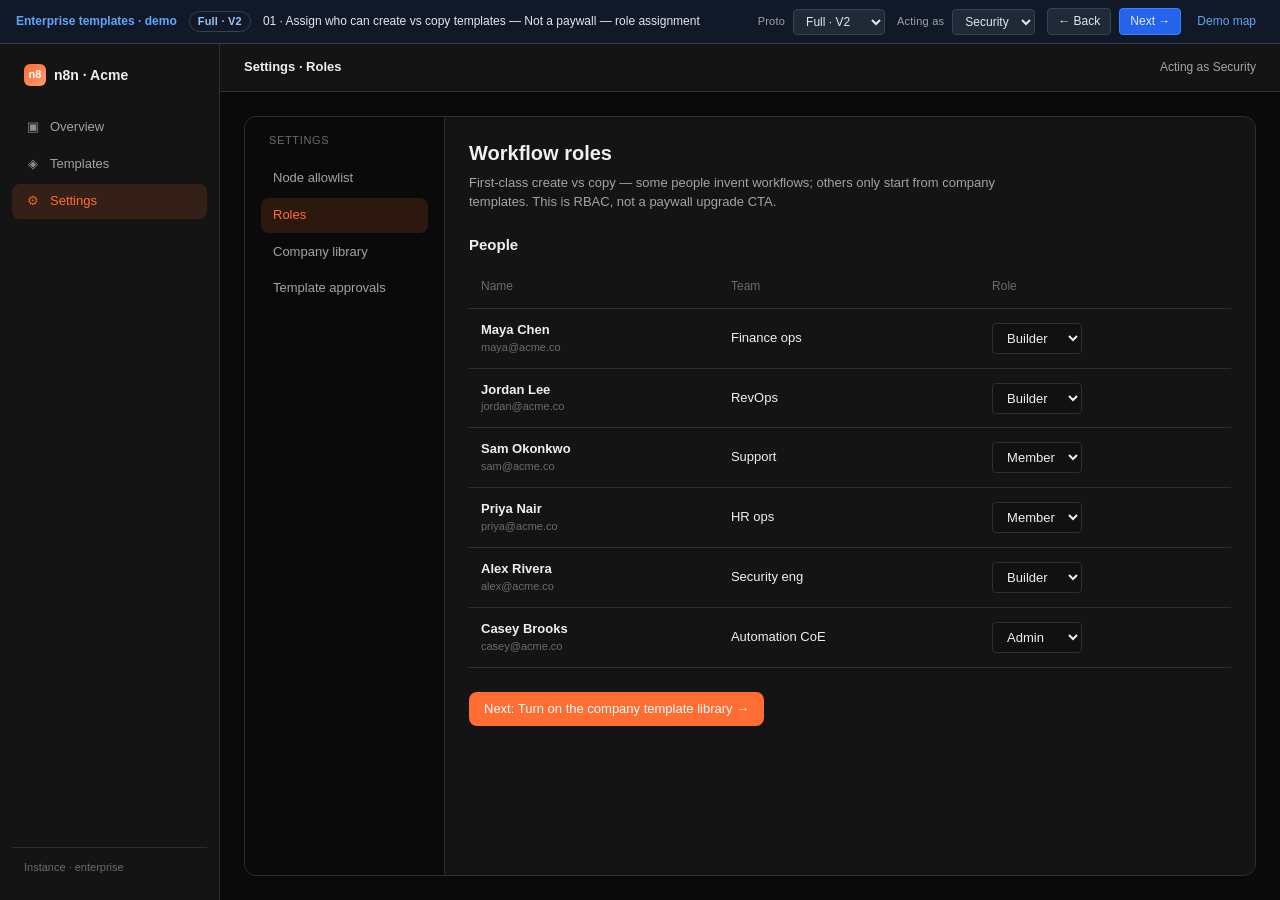
<file: screens/01-admin-roles.html>
<!--
PROTOTYPE SCREEN: 01 — Assign who can create vs copy templates
BLOCKS: ProtoChrome, RoleSwitcher, AppShell, SettingsLayout, RolesPanel, Button, Toast
JOURNEY BEAT: Admin assigns create-vs-copy — NOT an upgrade paywall
-->
<!DOCTYPE html>
<html lang="en">
<head>
  <meta charset="UTF-8" />
  <meta name="viewport" content="width=device-width, initial-scale=1.0" />
  <title>01 · Assign who can create vs copy templates</title>
  <link rel="stylesheet" href="../css/tokens.css?v=20261007000700" />
  <link rel="stylesheet" href="../css/base.css?v=20261007000700" />
  <link rel="stylesheet" href="../css/components.css?v=20261007000700" />
  <link rel="stylesheet" href="../css/screens.css?v=20261007000700" />
</head>
<body>
  <div data-block="AppShell" class="flex" style="min-height:calc(100vh - 44px)">
    <aside class="app-shell__sidebar">
      <div class="app-shell__logo">
        <span class="app-shell__logo-mark">n8</span>
        <span>n8n · Acme</span>
      </div>
      <nav class="app-shell__nav">
        <a class="nav-item" href="04-overview.html"><span class="nav-item__icon">▣</span> Overview</a>
        <a class="nav-item" href="06-company-library.html"><span class="nav-item__icon">◈</span> Templates</a>
        <a class="nav-item is-active" href="01-admin-roles.html"><span class="nav-item__icon">⚙</span> Settings</a>
      </nav>
      <div class="app-shell__footer">Instance · enterprise</div>
    </aside>

    <div class="app-shell__main">
      <header class="app-shell__topbar">
        <strong>Settings · Roles</strong>
        <span class="secondary" style="font-size:12px">Acting as <span data-role-label>Admin</span></span>
      </header>
      <div class="app-shell__content">
        <div data-block="SettingsLayout">
          <nav class="settings-nav">
            <div class="settings-nav__title">Settings</div>
            <a class="settings-nav-item" href="00-security-allowlist.html">Node allowlist</a>
            <a class="settings-nav-item is-active" href="01-admin-roles.html">Roles</a>
            <a class="settings-nav-item" href="01b-library-enable.html">Company library</a>
            <a class="settings-nav-item" href="03b-approval-queue.html">Template approvals</a>
          </nav>
          <section class="settings-panel" data-block="RolesPanel">
            <div class="settings-panel__header">
              <h2>Workflow roles</h2>
              <p>
                First-class create vs copy — some people invent workflows; others only
                start from company templates. This is RBAC, not a paywall upgrade CTA.
              </p>
            </div>
            <h3 style="margin-bottom:12px;font-size:15px">People</h3>
            <table class="people-table">
              <thead>
                <tr>
                  <th>Name</th>
                  <th>Team</th>
                  <th>Role</th>
                </tr>
              </thead>
              <tbody id="people-body"></tbody>
            </table>
            <div style="margin-top:24px">
              <a class="btn btn--primary" href="01b-library-enable.html">Next: Turn on the company template library →</a>
            </div>
          </section>
        </div>
      </div>
    </div>
  </div>

  <script src="../js/state.js?v=20261007000700"></script>
  <script src="../js/interactions.js?v=20261007000700"></script>
  <script>
    (function () {
      function render() {
        document.getElementById("people-body").innerHTML = ProtoState.get()
          .people.map(function (p) {
            const opts = Object.keys(ProtoState.ROLES)
              .map(function (id) {
                return (
                  '<option value="' +
                  id +
                  '"' +
                  (p.role === id ? " selected" : "") +
                  ">" +
                  ProtoState.ROLES[id].label +
                  "</option>"
                );
              })
              .join("");
            return (
              '<tr class="is-clickable">' +
              "<td><strong>" +
              p.name +
              '</strong><div class="muted" style="font-size:11px">' +
              p.email +
              "</div></td>" +
              "<td>" +
              p.team +
              "</td>" +
              '<td><select class="role-select" data-person="' +
              p.id +
              '">' +
              opts +
              "</select></td></tr>"
            );
          })
          .join("");
      }

      document.getElementById("people-body").addEventListener("change", function (e) {
        const sel = e.target.closest("[data-person]");
        if (!sel) return;
        ProtoState.setPersonRole(sel.getAttribute("data-person"), sel.value);
        ProtoUI.toast("Updated role → " + ProtoState.ROLES[sel.value].label, "success");
      });

      document.addEventListener("proto:rerender", render);
      render();
    })();
  </script>
</body>
</html>
</file>
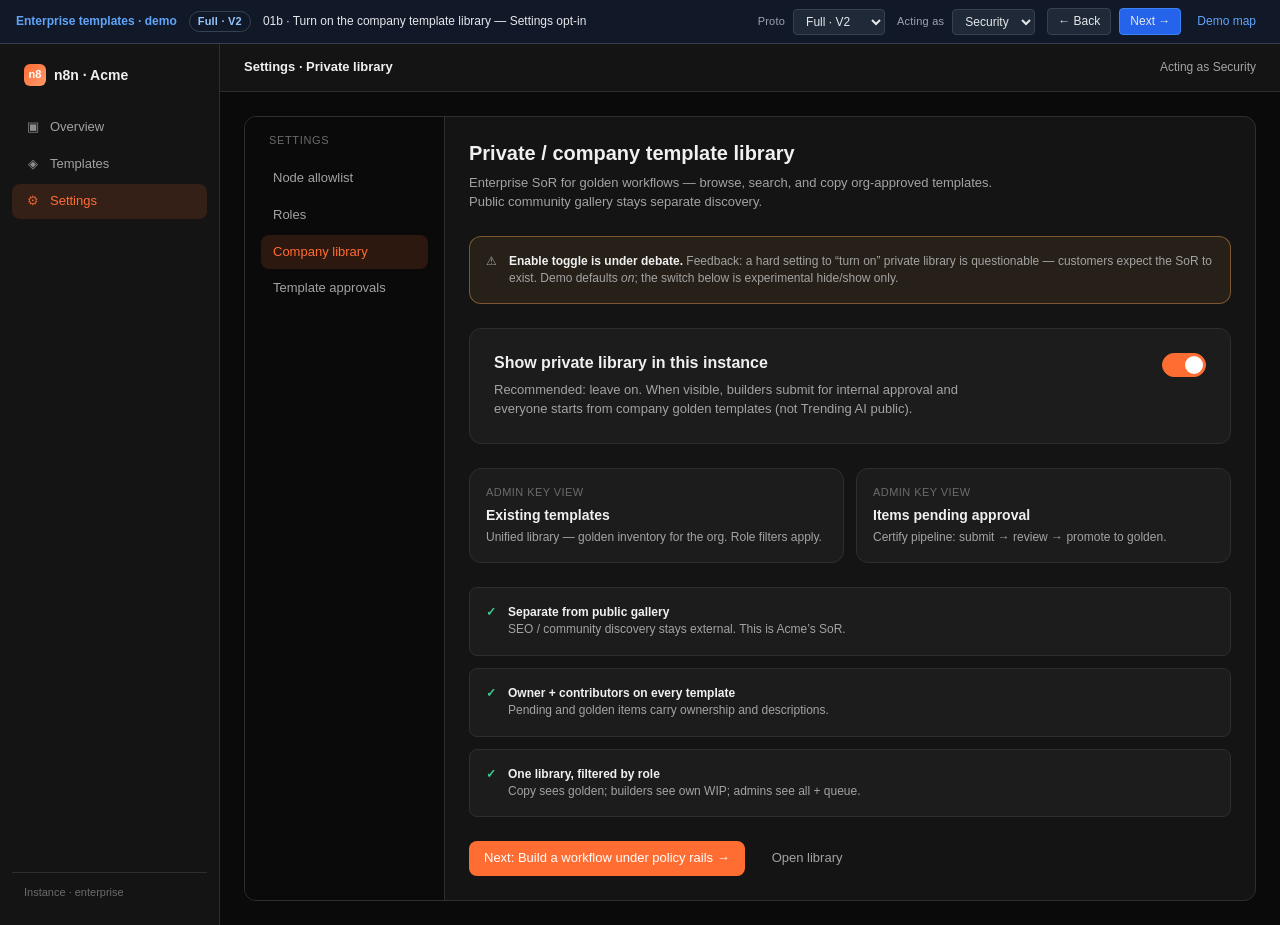
<file: screens/01b-library-enable.html>
<!--
PROTOTYPE SCREEN: 01b — Turn on the company template library
BLOCKS: ProtoChrome, RoleSwitcher, AppShell, SettingsLayout, LibraryEnableToggle, Button, Toast
JOURNEY BEAT: Opt-in company library — public gallery remains separate discovery
MIRO (Frame 4): enable setting is questionable; admin key views = templates + pending
-->
<!DOCTYPE html>
<html lang="en">
<head>
  <meta charset="UTF-8" />
  <meta name="viewport" content="width=device-width, initial-scale=1.0" />
  <title>01b · Turn on the company template library</title>
  <link rel="stylesheet" href="../css/tokens.css?v=20261007000700" />
  <link rel="stylesheet" href="../css/base.css?v=20261007000700" />
  <link rel="stylesheet" href="../css/components.css?v=20261007000700" />
  <link rel="stylesheet" href="../css/screens.css?v=20261007000700" />
</head>
<body>
  <div data-block="AppShell" class="flex" style="min-height:calc(100vh - 44px)">
    <aside class="app-shell__sidebar">
      <div class="app-shell__logo">
        <span class="app-shell__logo-mark">n8</span>
        <span>n8n · Acme</span>
      </div>
      <nav class="app-shell__nav">
        <a class="nav-item" href="04-overview.html"><span class="nav-item__icon">▣</span> Overview</a>
        <a class="nav-item" href="06-company-library.html"><span class="nav-item__icon">◈</span> Templates</a>
        <a class="nav-item is-active" href="01b-library-enable.html"><span class="nav-item__icon">⚙</span> Settings</a>
      </nav>
      <div class="app-shell__footer">Instance · enterprise</div>
    </aside>

    <div class="app-shell__main">
      <header class="app-shell__topbar">
        <strong>Settings · Private library</strong>
        <span class="secondary" style="font-size:12px">Acting as <span data-role-label>Admin</span></span>
      </header>
      <div class="app-shell__content">
        <div data-block="SettingsLayout">
          <nav class="settings-nav">
            <div class="settings-nav__title">Settings</div>
            <a class="settings-nav-item" href="00-security-allowlist.html">Node allowlist</a>
            <a class="settings-nav-item" href="01-admin-roles.html">Roles</a>
            <a class="settings-nav-item is-active" href="01b-library-enable.html">Company library</a>
            <a class="settings-nav-item" href="03b-approval-queue.html">Template approvals</a>
          </nav>
          <section class="settings-panel">
            <div class="settings-panel__header">
              <h2>Private / company template library</h2>
              <p>
                Enterprise SoR for golden workflows — browse, search, and copy org-approved
                templates. Public community gallery stays separate discovery.
              </p>
            </div>

            <div class="lib-callout" data-block="LibraryEnableToggle">
              <span aria-hidden="true">⚠</span>
              <div>
                <strong>Enable toggle is under debate.</strong>
                Feedback: a hard setting to “turn on” private library is questionable —
                customers expect the SoR to exist. Demo defaults <em>on</em>; the switch below
                is experimental hide/show only.
              </div>
            </div>

            <div data-block="LibraryEnableToggle">
              <div class="toggle-row">
                <div class="toggle-row__text">
                  <h3>Show private library in this instance</h3>
                  <p>
                    Recommended: leave on. When visible, builders submit for internal approval
                    and everyone starts from company golden templates (not Trending AI public).
                  </p>
                </div>
                <button
                  type="button"
                  class="toggle"
                  id="library-toggle"
                  data-toggle-library
                  role="switch"
                  aria-label="Show private company template library"
                ></button>
              </div>
            </div>

            <div class="lib-admin-keys">
              <a class="lib-admin-key is-clickable" href="06-company-library.html">
                <div class="lib-admin-key__label">Admin key view</div>
                <h3>Existing templates</h3>
                <p>Unified library — golden inventory for the org. Role filters apply.</p>
              </a>
              <a class="lib-admin-key is-clickable" href="03b-approval-queue.html">
                <div class="lib-admin-key__label">Admin key view</div>
                <h3>Items pending approval</h3>
                <p>Certify pipeline: submit → review → promote to golden.</p>
              </a>
            </div>

            <div class="enable-checklist">
              <div class="enable-check">
                <span class="enable-check__icon">✓</span>
                <div>
                  <strong>Separate from public gallery</strong>
                  <p class="secondary">SEO / community discovery stays external. This is Acme’s SoR.</p>
                </div>
              </div>
              <div class="enable-check">
                <span class="enable-check__icon">✓</span>
                <div>
                  <strong>Owner + contributors on every template</strong>
                  <p class="secondary">Pending and golden items carry ownership and descriptions.</p>
                </div>
              </div>
              <div class="enable-check">
                <span class="enable-check__icon">✓</span>
                <div>
                  <strong>One library, filtered by role</strong>
                  <p class="secondary">Copy sees golden; builders see own WIP; admins see all + queue.</p>
                </div>
              </div>
            </div>

            <div style="margin-top:24px" class="flex gap-3">
              <a class="btn btn--primary" href="02-builder-editor.html" id="next-builder">Next: Build a workflow under policy rails →</a>
              <a class="btn btn--ghost" href="06-company-library.html">Open library</a>
            </div>
          </section>
        </div>
      </div>
    </div>
  </div>

  <script src="../js/state.js?v=20261007000700"></script>
  <script src="../js/interactions.js?v=20261007000700"></script>
  <script>
    (function () {
      function sync() {
        const on = ProtoState.get().libraryEnabled;
        const t = document.getElementById("library-toggle");
        t.classList.toggle("is-on", on);
        t.setAttribute("aria-pressed", on ? "true" : "false");
      }
      document.getElementById("next-builder").addEventListener("click", function () {
        if (!ProtoState.get().libraryEnabled) {
          ProtoState.setLibraryEnabled(true);
        }
        ProtoState.setRole("builder");
      });
      document.addEventListener("proto:rerender", sync);
      sync();
    })();
  </script>
</body>
</html>
</file>
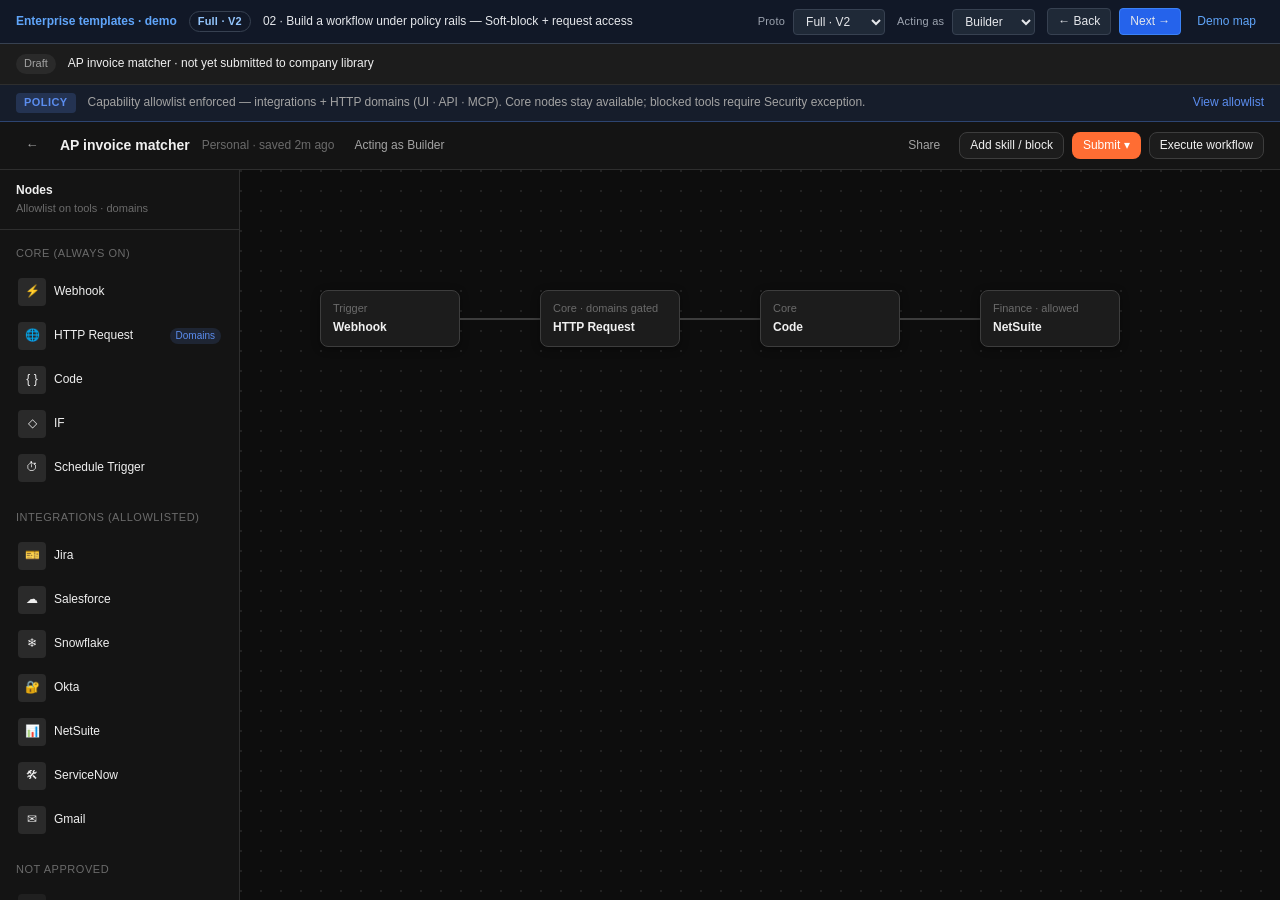
<file: screens/02-builder-editor.html>
<!--
PROTOTYPE SCREEN: 02 — Build a workflow under policy rails
BLOCKS: ProtoChrome, RoleSwitcher, WorkflowEditorChrome, NodePalette, LifecycleBanner, Button, Menu, Modal, Toast
JOURNEY BEAT: Build within capability allowlist; soft-block disallowed tools; Request access; Builder sees Submit
MIRO: Tools + HTTP domains enforced in palette; core nodes always on; blocked → request access
-->
<!DOCTYPE html>
<html lang="en">
<head>
  <meta charset="UTF-8" />
  <meta name="viewport" content="width=device-width, initial-scale=1.0" />
  <title>02 · Build a workflow under policy rails</title>
  <link rel="stylesheet" href="../css/tokens.css?v=20261007000700" />
  <link rel="stylesheet" href="../css/base.css?v=20261007000700" />
  <link rel="stylesheet" href="../css/components.css?v=20261007000700" />
  <link rel="stylesheet" href="../css/screens.css?v=20261007000700" />
</head>
<body>
  <div data-block="WorkflowEditorChrome">
    <div class="lifecycle-banner lifecycle-banner--draft" data-block="LifecycleBanner">
      <span class="badge badge--draft">Draft</span>
      <span>AP invoice matcher · not yet submitted to company library</span>
    </div>
    <div class="policy-rail" data-block="PolicyRail">
      <span class="policy-rail__mark">Policy</span>
      <span>
        Capability allowlist enforced — integrations + HTTP domains (UI · API · MCP).
        Core nodes stay available; blocked tools require Security exception.
      </span>
      <a class="policy-rail__link is-clickable" href="00-security-allowlist.html">View allowlist</a>
    </div>
    <header class="editor-topbar">
      <a class="icon-btn" href="04-overview.html" title="Back" data-block="IconButton">←</a>
      <span class="editor-topbar__name">AP invoice matcher</span>
      <span class="editor-topbar__meta">Personal · saved 2m ago</span>
      <span class="secondary" style="font-size:12px;margin-left:8px">Acting as <span data-role-label>Builder</span></span>
      <div class="editor-topbar__actions">
        <button type="button" class="btn btn--ghost btn--sm">Share</button>
        <a class="btn btn--secondary btn--sm is-clickable" href="10b-add-skill-block.html" id="btn-add-skill">
          Add skill / block
        </a>
        <div class="relative role-show-submit">
          <button type="button" class="btn btn--primary btn--sm" id="btn-submit-menu" data-block="Button">
            Submit ▾
          </button>
          <div class="menu" id="submit-menu" data-block="Menu" style="right:0;top:36px;width:300px">
            <button type="button" class="menu-item is-accent" id="menu-submit-internal">
              <div>
                <div class="menu-item__title">Submit as internal template</div>
                <div class="menu-item__desc">Request CoE approval → company library (not community publish)</div>
              </div>
            </button>
            <button type="button" class="menu-item" id="menu-save-skill">
              <div>
                <div class="menu-item__title">Save as skill or block</div>
                <div class="menu-item__desc">Versioned company unit with fixed I/O — own it like code</div>
              </div>
            </button>
            <div class="menu-divider"></div>
            <button type="button" class="menu-item" disabled style="opacity:0.4;pointer-events:none">
              <div>
                <div class="menu-item__title">Publish to community</div>
                <div class="menu-item__desc">Blocked for enterprise instance</div>
              </div>
            </button>
          </div>
        </div>
        <button type="button" class="btn btn--secondary btn--sm">Execute workflow</button>
      </div>
    </header>
    <div class="editor-body">
      <aside data-block="NodePalette">
        <div class="palette-header">
          <div>Nodes</div>
          <div class="palette-header__sub">Allowlist on tools · domains</div>
        </div>
        <div class="palette-list" id="palette-list"></div>
      </aside>
      <div class="editor-canvas" id="canvas">
        <div class="canvas-node" style="left:80px;top:120px">
          <div class="canvas-node__type">Trigger</div>
          <div class="canvas-node__name">Webhook</div>
        </div>
        <div class="canvas-wire" style="left:220px;top:148px;width:80px"></div>
        <div class="canvas-node canvas-node--gated" style="left:300px;top:120px">
          <div class="canvas-node__type">Core · domains gated</div>
          <div class="canvas-node__name">HTTP Request</div>
        </div>
        <div class="canvas-wire" style="left:440px;top:148px;width:80px"></div>
        <div class="canvas-node" style="left:520px;top:120px">
          <div class="canvas-node__type">Core</div>
          <div class="canvas-node__name">Code</div>
        </div>
        <div class="canvas-wire" style="left:660px;top:148px;width:80px"></div>
        <div class="canvas-node" style="left:740px;top:120px">
          <div class="canvas-node__type">Finance · allowed</div>
          <div class="canvas-node__name">NetSuite</div>
        </div>
        <div id="inserted-skill-slot" hidden></div>
      </div>
    </div>
  </div>

  <script src="../js/state.js?v=20261007000700"></script>
  <script src="../js/interactions.js?v=20261007000700"></script>
  <script>
    (function () {
      // Prefer builder for this beat
      if (ProtoState.get().role === "security") {
        ProtoState.setRole("builder");
        const sel = document.querySelector(".role-switcher__select");
        if (sel) sel.value = "builder";
        ProtoUI.applyRoleChrome();
      }

      function renderPalette() {
        const core = ProtoState.CORE_PALETTE || [];
        const integrations = ProtoState.getAllowedNodes();
        const blocked = ProtoState.getBlockedNodes();

        function coreRow(n) {
          return (
            '<button type="button" class="palette-node" data-add-node="' +
            n.id +
            '"><span class="node-icon">' +
            n.icon +
            "</span>" +
            n.name +
            (n.domainGated
              ? '<span class="palette-node__hint">Domains</span>'
              : "") +
            "</button>"
          );
        }

        function integRow(n) {
          return (
            '<button type="button" class="palette-node" data-add-node="' +
            n.id +
            '"><span class="node-icon">' +
            n.icon +
            "</span>" +
            n.name +
            "</button>"
          );
        }

        function blockedRow(n) {
          return (
            '<button type="button" class="palette-node is-blocked" data-node-blocked="' +
            n.id +
            '"><span class="node-icon">' +
            n.icon +
            "</span>" +
            n.name +
            '<span class="palette-node__lock">Blocked</span></button>'
          );
        }

        document.getElementById("palette-list").innerHTML =
          '<div class="palette-group"><div class="palette-group__title">Core (always on)</div>' +
          core.map(coreRow).join("") +
          "</div>" +
          '<div class="palette-group"><div class="palette-group__title">Integrations (allowlisted)</div>' +
          (integrations.length
            ? integrations.map(integRow).join("")
            : '<p class="palette-empty secondary">No integrations allowed yet</p>') +
          "</div>" +
          (blocked.length
            ? '<div class="palette-group"><div class="palette-group__title">Not approved</div>' +
              blocked.map(blockedRow).join("") +
              "</div>"
            : "");
      }

      document.getElementById("btn-submit-menu").addEventListener("click", function (e) {
        e.stopPropagation();
        document.getElementById("submit-menu").classList.toggle("is-open");
      });
      document.addEventListener("click", function () {
        document.getElementById("submit-menu").classList.remove("is-open");
      });

      document.getElementById("menu-submit-internal").addEventListener("click", function () {
        window.location.href = "03-submit-as-template.html";
      });
      document.getElementById("menu-save-skill").addEventListener("click", function () {
        window.location.href = "10-save-as-skill-block.html";
      });

      // Member can still add skills/blocks (copy rail) — show Add even when Submit is hidden
      const role = ProtoState.getRole();
      if (role && role.id === "member") {
        const addBtn = document.getElementById("btn-add-skill");
        if (addBtn) addBtn.classList.add("is-clickable");
      }

      function renderInsertedSkill() {
        const item = ProtoState.getLastInsertedSkill && ProtoState.getLastInsertedSkill();
        const slot = document.getElementById("inserted-skill-slot");
        if (!item || !slot) return;
        slot.hidden = false;
        slot.innerHTML =
          '<div class="canvas-wire" style="left:880px;top:148px;width:60px"></div>' +
          '<div class="canvas-node canvas-node--skill" style="left:940px;top:100px">' +
          '<div class="canvas-node__type">' +
          (item.kind === "block" ? "Block" : "Skill") +
          " · v" +
          item.version +
          "</div>" +
          '<div class="canvas-node__name">' +
          item.name +
          "</div>" +
          '<div class="canvas-node__owner">Owner ' +
          item.owner +
          "</div>" +
          "</div>";
        if (/[?&]inserted=1/.test(location.search)) {
          ProtoUI.toast("Pinned " + item.kind + " @ v" + item.version + " on canvas", "success");
        }
      }

      document.getElementById("palette-list").addEventListener("click", function (e) {
        const add = e.target.closest("[data-add-node]");
        if (add) {
          const id = add.getAttribute("data-add-node");
          if (id === "core-http") {
            ProtoUI.toast("HTTP Request added — hosts must match domain allowlist", "success");
          } else {
            ProtoUI.toast("Added capability (stub) — within allowlist", "success");
          }
        }
      });

      document.addEventListener("proto:rerender", renderPalette);
      renderPalette();
      renderInsertedSkill();
    })();
  </script>
</body>
</html>
</file>
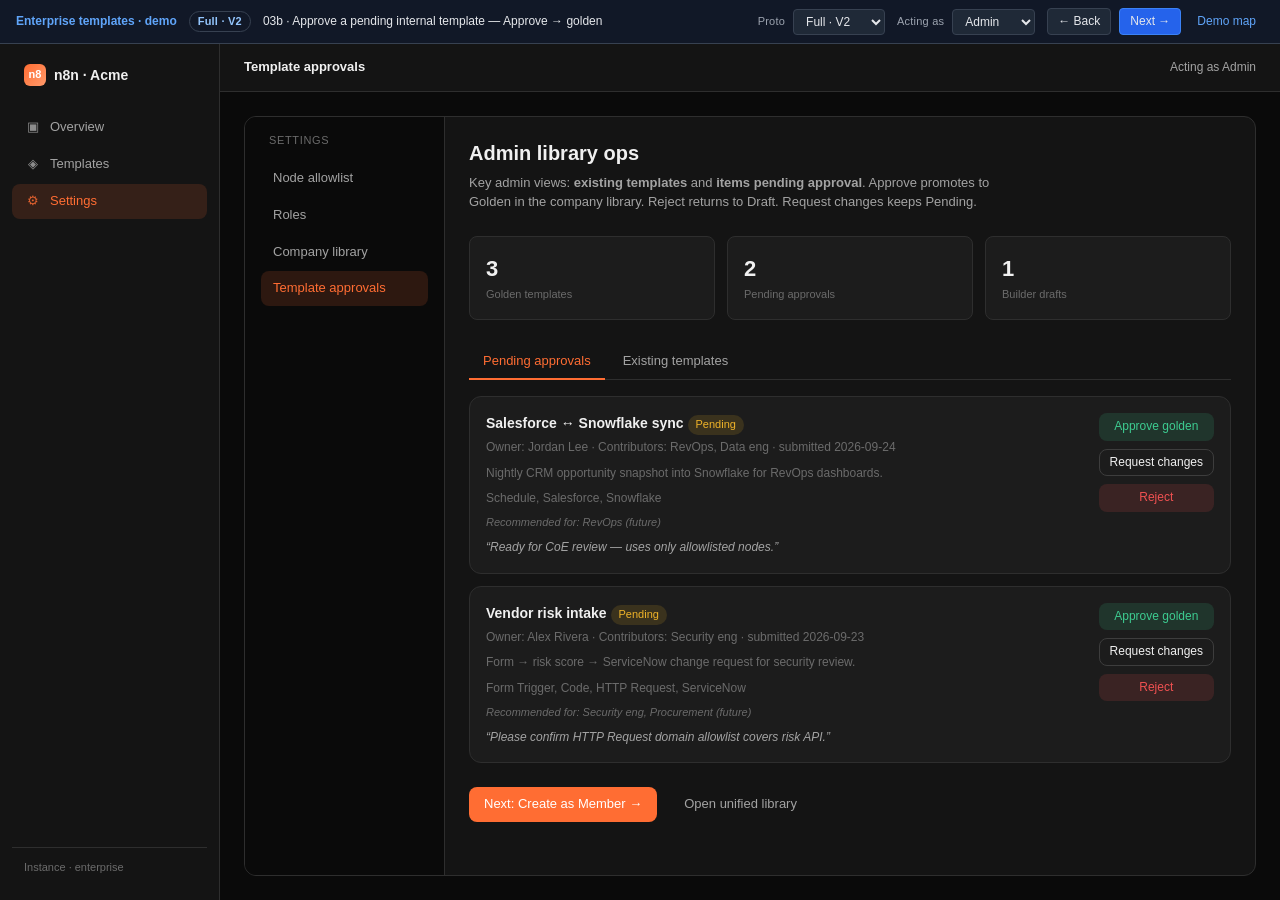
<file: screens/03b-approval-queue.html>
<!--
PROTOTYPE SCREEN: 03b — Approve a pending internal template
BLOCKS: ProtoChrome, RoleSwitcher, AppShell, SettingsLayout, ApprovalQueue, Button, Toast, TemplateCard (status)
JOURNEY BEAT: Pending → Approve / Reject / Request changes → Golden
MIRO (Frame 4): admin key view = existing templates + pending; owner/contributors/desc
-->
<!DOCTYPE html>
<html lang="en">
<head>
  <meta charset="UTF-8" />
  <meta name="viewport" content="width=device-width, initial-scale=1.0" />
  <title>03b · Approve a pending internal template</title>
  <link rel="stylesheet" href="../css/tokens.css?v=20261007000700" />
  <link rel="stylesheet" href="../css/base.css?v=20261007000700" />
  <link rel="stylesheet" href="../css/components.css?v=20261007000700" />
  <link rel="stylesheet" href="../css/screens.css?v=20261007000700" />
</head>
<body>
  <div data-block="AppShell" class="flex" style="min-height:calc(100vh - 44px)">
    <aside class="app-shell__sidebar">
      <div class="app-shell__logo">
        <span class="app-shell__logo-mark">n8</span>
        <span>n8n · Acme</span>
      </div>
      <nav class="app-shell__nav">
        <a class="nav-item" href="04-overview.html"><span class="nav-item__icon">▣</span> Overview</a>
        <a class="nav-item" href="06-company-library.html"><span class="nav-item__icon">◈</span> Templates</a>
        <a class="nav-item is-active" href="03b-approval-queue.html"><span class="nav-item__icon">⚙</span> Settings</a>
      </nav>
      <div class="app-shell__footer">Instance · enterprise</div>
    </aside>

    <div class="app-shell__main">
      <header class="app-shell__topbar">
        <strong>Template approvals</strong>
        <span class="secondary" style="font-size:12px">Acting as <span data-role-label>Admin</span></span>
      </header>
      <div class="app-shell__content">
        <div data-block="SettingsLayout">
          <nav class="settings-nav">
            <div class="settings-nav__title">Settings</div>
            <a class="settings-nav-item" href="00-security-allowlist.html">Node allowlist</a>
            <a class="settings-nav-item" href="01-admin-roles.html">Roles</a>
            <a class="settings-nav-item" href="01b-library-enable.html">Company library</a>
            <a class="settings-nav-item is-active" href="03b-approval-queue.html">Template approvals</a>
          </nav>
          <section class="settings-panel" data-block="ApprovalQueue">
            <div class="settings-panel__header">
              <h2>Admin library ops</h2>
              <p>
                Key admin views: <strong>existing templates</strong> and
                <strong>items pending approval</strong>. Approve promotes to Golden in the
                company library. Reject returns to Draft. Request changes keeps Pending.
              </p>
            </div>

            <div class="lib-inventory-grid" id="inventory-stats"></div>

            <div class="tabs">
              <button type="button" class="tab is-active" data-tab="pending">Pending approvals</button>
              <button type="button" class="tab" data-tab="library">Existing templates</button>
            </div>
            <div class="queue-list" id="queue-list"></div>
            <div style="margin-top:24px" class="flex gap-3">
              <a class="btn btn--primary" id="next-member" href="05-create-empty.html?role=member">
                Next: Create as Member →
              </a>
              <a class="btn btn--ghost" href="06-company-library.html">Open unified library</a>
            </div>
          </section>
        </div>
      </div>
    </div>
  </div>

  <script src="../js/state.js?v=20261007000700"></script>
  <script src="../js/interactions.js?v=20261007000700"></script>
  <script>
    (function () {
      if (ProtoState.get().role === "builder" || ProtoState.get().role === "member") {
        ProtoState.setRole("admin");
        const sel = document.querySelector(".role-switcher__select");
        if (sel) sel.value = "admin";
        ProtoUI.applyRoleChrome();
      }

      let tab = "pending";

      function ownershipLine(t) {
        const owner = t.owner || t.author || "—";
        const contribs = (t.contributors || []).filter(function (c) {
          return c && c !== owner;
        });
        return (
          "Owner: " +
          owner +
          (contribs.length ? " · Contributors: " + contribs.join(", ") : "")
        );
      }

      function renderStats() {
        const all = ProtoState.get().templates;
        const golden = all.filter(function (t) {
          return t.status === "golden";
        }).length;
        const pending = all.filter(function (t) {
          return t.status === "pending";
        }).length;
        const draft = all.filter(function (t) {
          return t.status === "draft";
        }).length;
        document.getElementById("inventory-stats").innerHTML =
          '<div class="lib-inventory-stat"><div class="lib-inventory-stat__n">' +
          golden +
          '</div><div class="lib-inventory-stat__l">Golden templates</div></div>' +
          '<div class="lib-inventory-stat"><div class="lib-inventory-stat__n">' +
          pending +
          '</div><div class="lib-inventory-stat__l">Pending approvals</div></div>' +
          '<div class="lib-inventory-stat"><div class="lib-inventory-stat__n">' +
          draft +
          '</div><div class="lib-inventory-stat__l">Builder drafts</div></div>';
      }

      function render() {
        renderStats();
        const list = document.getElementById("queue-list");
        if (tab === "pending") {
          const pending = ProtoState.getPending();
          if (!pending.length) {
            list.innerHTML =
              '<p class="secondary">Queue clear — all submissions reviewed. Continue to Member create.</p>';
            return;
          }
          list.innerHTML = pending
            .map(function (t) {
              const groups = (t.targetGroups || []).length
                ? '<div class="queue-row__meta lib-future-hint">Recommended for: ' +
                  t.targetGroups.join(", ") +
                  " (future)</div>"
                : "";
              return (
                '<div class="queue-row is-clickable">' +
                "<div>" +
                '<div class="queue-row__title">' +
                t.name +
                " " +
                ProtoUI.statusBadge("pending") +
                "</div>" +
                '<div class="queue-row__meta">' +
                ownershipLine(t) +
                " · submitted " +
                (t.submittedAt || t.updated) +
                "</div>" +
                '<div class="queue-row__meta">' +
                (t.description || "") +
                "</div>" +
                '<div class="queue-row__meta">' +
                (t.nodes || []).join(", ") +
                "</div>" +
                groups +
                (t.submitNote
                  ? '<div class="queue-row__note">“' + t.submitNote + '”</div>'
                  : "") +
                "</div>" +
                '<div class="queue-row__actions">' +
                '<button type="button" class="btn btn--success btn--sm" data-approve="' +
                t.id +
                '">Approve golden</button>' +
                '<button type="button" class="btn btn--secondary btn--sm" data-request-changes="' +
                t.id +
                '">Request changes</button>' +
                '<button type="button" class="btn btn--danger btn--sm" data-reject="' +
                t.id +
                '">Reject</button>' +
                "</div></div>"
              );
            })
            .join("");
        } else {
          const existing = ProtoState.get().templates.filter(function (t) {
            return t.status === "golden" || t.status === "archived";
          });
          if (!existing.length) {
            list.innerHTML = '<p class="secondary">No published templates yet.</p>';
            return;
          }
          list.innerHTML = existing
            .map(function (t) {
              return (
                '<div class="queue-row is-clickable">' +
                "<div><div class=\"queue-row__title\">" +
                t.name +
                " " +
                ProtoUI.statusBadge(t.status) +
                '</div><div class="queue-row__meta">' +
                ownershipLine(t) +
                " · " +
                t.category +
                " · v" +
                t.version +
                '</div><div class="queue-row__meta">' +
                (t.description || "") +
                "</div></div>" +
                '<div class="queue-row__actions">' +
                '<a class="btn btn--secondary btn--sm" href="06-company-library.html">View in library</a>' +
                "</div></div>"
              );
            })
            .join("");
        }
      }

      document.querySelectorAll("[data-tab]").forEach(function (btn) {
        btn.addEventListener("click", function () {
          tab = btn.getAttribute("data-tab");
          document.querySelectorAll("[data-tab]").forEach(function (b) {
            b.classList.toggle("is-active", b === btn);
          });
          render();
        });
      });

      document.getElementById("next-member").addEventListener("click", function () {
        ProtoState.setRole("member");
      });

      document.addEventListener("proto:rerender", render);
      render();
    })();
  </script>
</body>
</html>
</file>
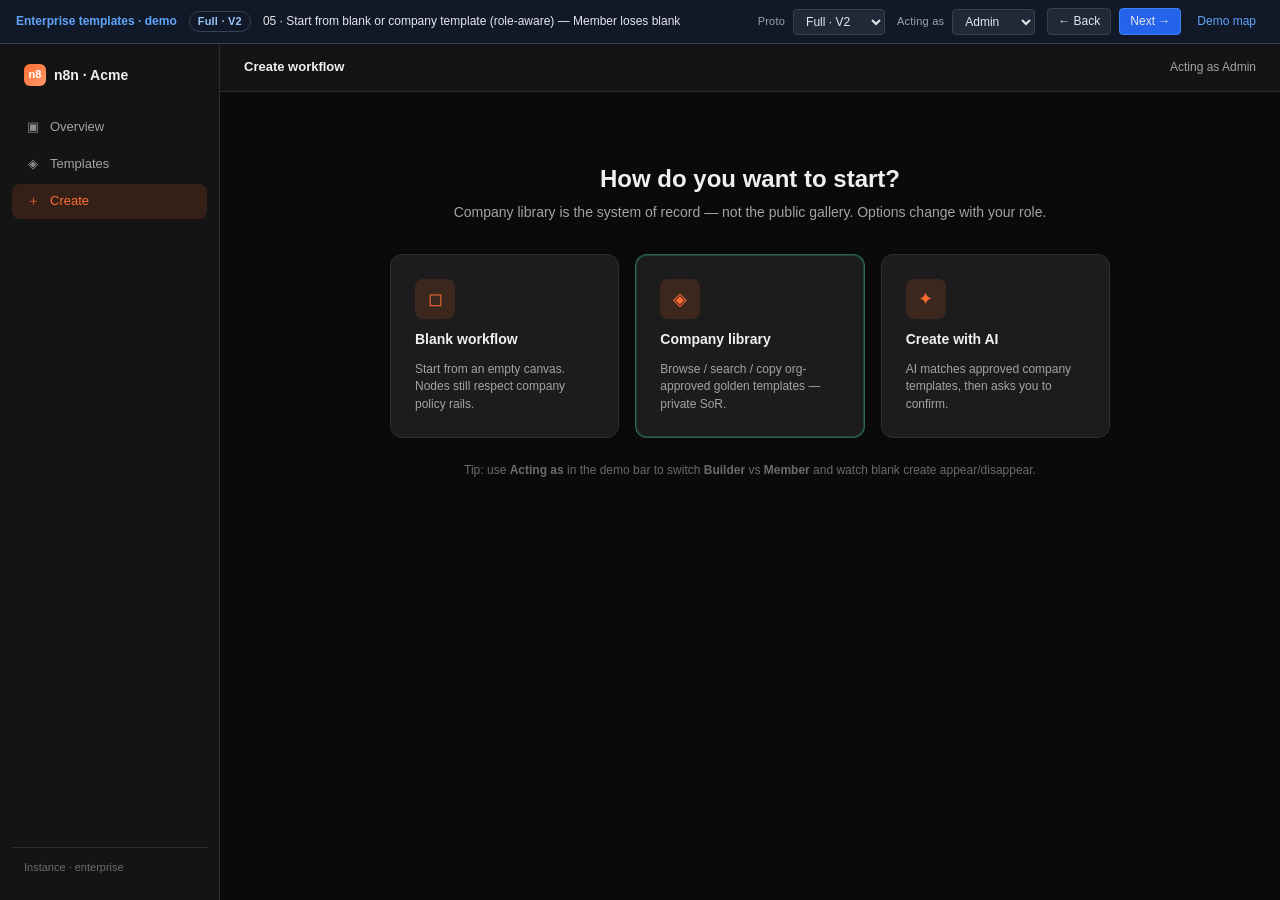
<file: screens/05-create-empty.html>
<!--
PROTOTYPE SCREEN: 05 — Start from blank or company template (role-aware)
BLOCKS: ProtoChrome, RoleSwitcher, AppShell, CreateEmptyState, Button
JOURNEY BEAT: Member loses blank create; Builder keeps all options
MIRO (Frame 4): create-from-template via private library SoR
-->
<!DOCTYPE html>
<html lang="en">
<head>
  <meta charset="UTF-8" />
  <meta name="viewport" content="width=device-width, initial-scale=1.0" />
  <title>05 · Start from blank or company template (role-aware)</title>
  <link rel="stylesheet" href="../css/tokens.css?v=20261007000700" />
  <link rel="stylesheet" href="../css/base.css?v=20261007000700" />
  <link rel="stylesheet" href="../css/components.css?v=20261007000700" />
  <link rel="stylesheet" href="../css/screens.css?v=20261007000700" />
</head>
<body>
  <div data-block="AppShell" class="flex" style="min-height:calc(100vh - 44px)">
    <aside class="app-shell__sidebar">
      <div class="app-shell__logo">
        <span class="app-shell__logo-mark">n8</span>
        <span>n8n · Acme</span>
      </div>
      <nav class="app-shell__nav">
        <a class="nav-item" href="04-overview.html"><span class="nav-item__icon">▣</span> Overview</a>
        <a class="nav-item" href="06-company-library.html"><span class="nav-item__icon">◈</span> Templates</a>
        <a class="nav-item is-active" href="05-create-empty.html"><span class="nav-item__icon">＋</span> Create</a>
      </nav>
      <div class="app-shell__footer">Instance · enterprise</div>
    </aside>

    <div class="app-shell__main">
      <header class="app-shell__topbar">
        <strong>Create workflow</strong>
        <span class="secondary" style="font-size:12px">Acting as <span data-role-label>Member</span></span>
      </header>
      <div class="app-shell__content">
        <div id="member-banner" class="copy-rail-banner role-show-member" hidden>
          <span>🔒</span>
          <div>
            <strong>Member role</strong> — start from the private company library (golden only)
            or AI grounded in those templates. Blank canvas create is disabled by Admin policy.
          </div>
        </div>

        <div data-block="CreateEmptyState">
          <h1 class="create-empty__title">How do you want to start?</h1>
          <p class="create-empty__sub secondary">
            Company library is the system of record — not the public gallery.
            Options change with your role.
          </p>
          <div class="create-options" id="create-options">
            <a class="create-option is-clickable role-hide-member" href="02-builder-editor.html" id="opt-blank">
              <div class="create-option__icon">◻</div>
              <h3>Blank workflow</h3>
              <p>Start from an empty canvas. Nodes still respect company policy rails.</p>
            </a>
            <a class="create-option is-clickable lib-create-primary" href="06-company-library.html" id="opt-library">
              <div class="create-option__icon">◈</div>
              <h3>Company library</h3>
              <p>Browse / search / copy org-approved golden templates — private SoR.</p>
            </a>
            <a class="create-option is-clickable" href="07-ai-assist.html">
              <div class="create-option__icon">✦</div>
              <h3>Create with AI</h3>
              <p>AI matches approved company templates, then asks you to confirm.</p>
            </a>
          </div>
          <p class="muted" style="margin-top:24px;font-size:12px">
            Tip: use <strong>Acting as</strong> in the demo bar to switch <strong>Builder</strong> vs <strong>Member</strong> and watch blank create appear/disappear.
          </p>
        </div>
      </div>
    </div>
  </div>

  <script src="../js/state.js?v=20261007000700"></script>
  <script src="../js/interactions.js?v=20261007000700"></script>
  <script>
    (function () {
      function sync() {
        const role = ProtoState.get().role;
        const banner = document.getElementById("member-banner");
        const blank = document.getElementById("opt-blank");
        if (role === "member") {
          banner.hidden = false;
          if (blank) {
            blank.classList.add("is-disabled");
            blank.removeAttribute("href");
            blank.setAttribute("aria-disabled", "true");
          }
        } else {
          banner.hidden = true;
          if (blank) {
            blank.classList.remove("is-disabled");
            blank.href = "02-builder-editor.html";
            blank.removeAttribute("aria-disabled");
          }
        }
      }
      document.addEventListener("proto:rolechange", sync);
      document.addEventListener("proto:rerender", sync);
      sync();
    })();
  </script>
</body>
</html>
</file>
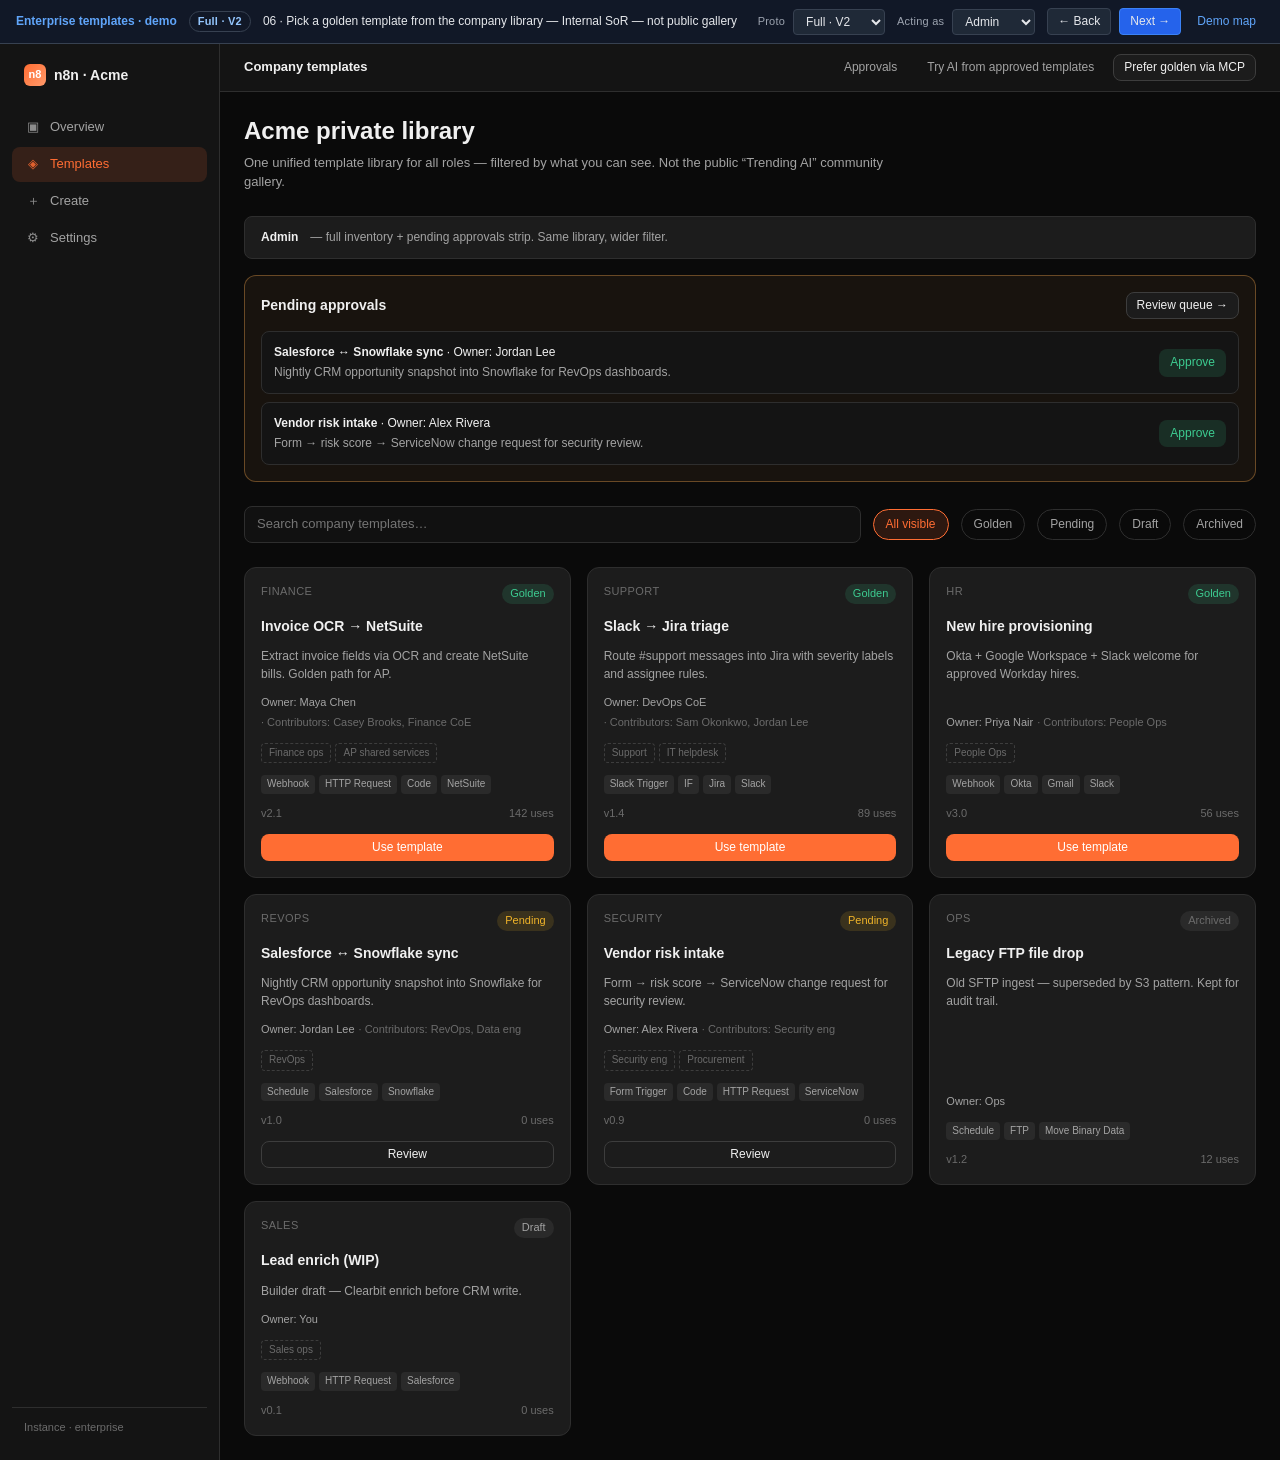
<file: screens/06-company-library.html>
<!--
PROTOTYPE SCREEN: 06 — Pick a golden template from the company library
BLOCKS: ProtoChrome, RoleSwitcher, AppShell, GalleryToolbar, TemplateCard, Button, Toast
JOURNEY BEAT: Internal SoR with Draft / Pending / Golden / Archived cards → Use → result
MIRO (Frame 4): unified library filtered by role; owner/contributors; admin pending strip
-->
<!DOCTYPE html>
<html lang="en">
<head>
  <meta charset="UTF-8" />
  <meta name="viewport" content="width=device-width, initial-scale=1.0" />
  <title>06 · Pick a golden template from the company library</title>
  <link rel="stylesheet" href="../css/tokens.css?v=20261007000700" />
  <link rel="stylesheet" href="../css/base.css?v=20261007000700" />
  <link rel="stylesheet" href="../css/components.css?v=20261007000700" />
  <link rel="stylesheet" href="../css/screens.css?v=20261007000700" />
</head>
<body>
  <div data-block="AppShell" class="flex" style="min-height:calc(100vh - 44px)">
    <aside class="app-shell__sidebar">
      <div class="app-shell__logo">
        <span class="app-shell__logo-mark">n8</span>
        <span>n8n · Acme</span>
      </div>
      <nav class="app-shell__nav">
        <a class="nav-item" href="04-overview.html"><span class="nav-item__icon">▣</span> Overview</a>
        <a class="nav-item is-active" href="06-company-library.html"><span class="nav-item__icon">◈</span> Templates</a>
        <a class="nav-item" href="05-create-empty.html"><span class="nav-item__icon">＋</span> Create</a>
        <a class="nav-item" href="00-security-allowlist.html"><span class="nav-item__icon">⚙</span> Settings</a>
      </nav>
      <div class="app-shell__footer">Instance · enterprise</div>
    </aside>

    <div class="app-shell__main">
      <header class="app-shell__topbar">
        <strong>Company templates</strong>
        <div class="flex gap-2">
          <a class="btn btn--ghost btn--sm role-show-admin" href="03b-approval-queue.html" id="link-approvals">Approvals</a>
          <a class="btn btn--ghost btn--sm" href="07-ai-assist.html">Try AI from approved templates</a>
          <a class="btn btn--secondary btn--sm" href="09-mcp.html">Prefer golden via MCP</a>
        </div>
      </header>
      <div class="app-shell__content">
        <div class="page-header">
          <h1>Acme private library</h1>
          <p>
            One unified template library for all roles — filtered by what you can see.
            Not the public “Trending AI” community gallery.
          </p>
        </div>

        <div class="lib-role-banner" id="role-banner"></div>

        <div class="notice" id="lib-notice" hidden>
          Private library is hidden for this instance (experimental toggle).
          <a href="01b-library-enable.html" style="color:var(--accent);margin-left:8px">Settings →</a>
        </div>

        <div class="lib-pending-strip" id="pending-strip" hidden data-block="ApprovalQueue">
          <div class="lib-pending-strip__head">
            <h2>Pending approvals</h2>
            <a class="btn btn--secondary btn--sm" href="03b-approval-queue.html">Review queue →</a>
          </div>
          <div class="lib-pending-list" id="pending-list"></div>
        </div>

        <div data-block="GalleryToolbar">
          <input class="gallery-search" type="search" id="gallery-search" placeholder="Search company templates…" />
          <button type="button" class="filter-chip is-active" data-filter="all">All visible</button>
          <button type="button" class="filter-chip" data-filter="golden">Golden</button>
          <button type="button" class="filter-chip" data-filter="pending" id="chip-pending">Pending</button>
          <button type="button" class="filter-chip" data-filter="draft" id="chip-draft">Draft</button>
          <button type="button" class="filter-chip" data-filter="archived" id="chip-archived">Archived</button>
        </div>

        <div class="template-grid" id="template-grid"></div>
      </div>
    </div>
  </div>

  <script src="../js/state.js?v=20261007000700"></script>
  <script src="../js/interactions.js?v=20261007000700"></script>
  <script>
    (function () {
      let filter = "all";

      function roleCopy(role) {
        if (role === "member") {
          return "<strong>Member</strong> — you see approved (golden) templates only.";
        }
        if (role === "builder") {
          return "<strong>Builder</strong> — golden templates plus your pending &amp; drafts.";
        }
        if (role === "admin") {
          return "<strong>Admin</strong> — full inventory + pending approvals strip. Same library, wider filter.";
        }
        return "<strong>Security</strong> — full read of library inventory (allowlist is separate).";
      }

      function ownershipHtml(t) {
        const owner = t.owner || t.author || "";
        const contribs = (t.contributors || []).filter(function (c) {
          return c && c !== owner;
        });
        return (
          '<div class="template-card__ownership"><span>Owner: ' +
          owner +
          "</span>" +
          (contribs.length
            ? '<span class="template-card__contribs">· Contributors: ' +
              contribs.join(", ") +
              "</span>"
            : "") +
          "</div>"
        );
      }

      function groupsHtml(t) {
        const groups = (t.targetGroups || []).slice(0, 2);
        if (!groups.length) return "";
        return (
          '<div class="template-card__groups">' +
          groups
            .map(function (g) {
              return '<span class="lib-group-chip">' + g + "</span>";
            })
            .join("") +
          "</div>"
        );
      }

      function syncChips(role) {
        const showPending = role === "admin" || role === "security" || role === "builder";
        const showDraft = role === "admin" || role === "security" || role === "builder";
        const showArchived = role === "admin" || role === "security";
        document.getElementById("chip-pending").hidden = !showPending;
        document.getElementById("chip-draft").hidden = !showDraft;
        document.getElementById("chip-archived").hidden = !showArchived;
        const approvals = document.getElementById("link-approvals");
        if (approvals) approvals.hidden = !(role === "admin");
      }

      function renderPendingStrip(role) {
        const strip = document.getElementById("pending-strip");
        const list = document.getElementById("pending-list");
        if (role !== "admin") {
          strip.hidden = true;
          return;
        }
        const pending = ProtoState.getPending();
        if (!pending.length) {
          strip.hidden = true;
          return;
        }
        strip.hidden = false;
        list.innerHTML = pending
          .map(function (t) {
            return (
              '<div class="lib-pending-row is-clickable">' +
              "<div><strong>" +
              t.name +
              "</strong> · Owner: " +
              (t.owner || t.author) +
              '<div class="secondary" style="font-size:12px;margin-top:2px">' +
              (t.description || "").slice(0, 90) +
              (t.description && t.description.length > 90 ? "…" : "") +
              "</div></div>" +
              '<button type="button" class="btn btn--success btn--sm" data-approve="' +
              t.id +
              '">Approve</button>' +
              "</div>"
            );
          })
          .join("");
      }

      function render() {
        const role = ProtoState.get().role;
        const enabled = ProtoState.get().libraryEnabled;
        document.getElementById("lib-notice").hidden = enabled;
        document.getElementById("role-banner").innerHTML = roleCopy(role);
        syncChips(role);
        renderPendingStrip(role);

        const q = (document.getElementById("gallery-search").value || "").toLowerCase();
        let list = ProtoState.templatesForRole(role).filter(function (t) {
          if (filter !== "all" && t.status !== filter) return false;
          if (!q) return true;
          const hay =
            t.name +
            t.description +
            t.category +
            (t.owner || "") +
            (t.contributors || []).join(" ");
          return hay.toLowerCase().indexOf(q) >= 0;
        });

        const grid = document.getElementById("template-grid");
        if (!list.length) {
          grid.innerHTML =
            '<p class="secondary">No templates match this role filter. Switch role in the demo bar or clear search.</p>';
          return;
        }

        grid.innerHTML = list
          .map(function (t) {
            const canUse = t.status === "golden";
            const nodes = (t.nodes || [])
              .slice(0, 4)
              .map(function (n) {
                return '<span class="node-chip">' + n + "</span>";
              })
              .join("");
            return (
              '<article class="template-card is-clickable" data-block="TemplateCard" data-template-id="' +
              t.id +
              '">' +
              '<div class="template-card__top">' +
              '<span class="template-card__cat">' +
              (t.category || "") +
              "</span>" +
              ProtoUI.statusBadge(t.status) +
              "</div>" +
              '<div class="template-card__name">' +
              t.name +
              "</div>" +
              '<p class="template-card__desc">' +
              t.description +
              "</p>" +
              ownershipHtml(t) +
              groupsHtml(t) +
              '<div class="template-card__nodes">' +
              nodes +
              "</div>" +
              '<div class="template-card__footer">' +
              "<span>v" +
              t.version +
              "</span>" +
              "<span>" +
              (t.uses || 0) +
              " uses</span></div>" +
              (canUse
                ? '<button type="button" class="btn btn--primary btn--sm" data-use-template="' +
                  t.id +
                  '">Use template</button>'
                : t.status === "pending" && role === "admin"
                  ? '<a class="btn btn--secondary btn--sm" href="03b-approval-queue.html">Review</a>'
                  : "") +
              "</article>"
            );
          })
          .join("");
      }

      document.querySelectorAll("[data-filter]").forEach(function (chip) {
        chip.addEventListener("click", function () {
          filter = chip.getAttribute("data-filter");
          document.querySelectorAll("[data-filter]").forEach(function (c) {
            c.classList.toggle("is-active", c === chip);
          });
          render();
        });
      });

      document.getElementById("gallery-search").addEventListener("input", render);
      document.addEventListener("proto:rerender", render);
      document.addEventListener("proto:rolechange", render);
      render();
    })();
  </script>
</body>
</html>
</file>
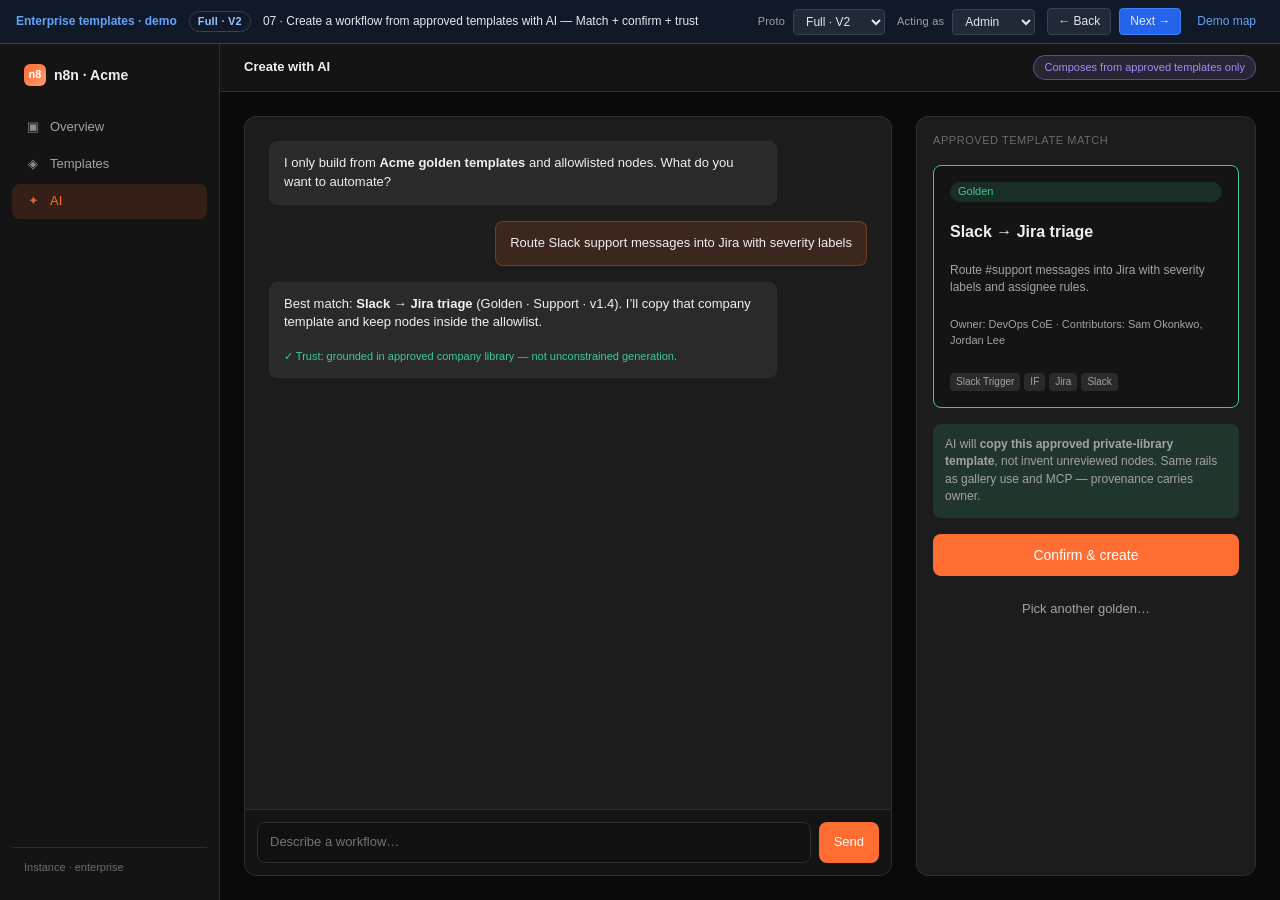
<file: screens/07-ai-assist.html>
<!--
PROTOTYPE SCREEN: 07 — Create a workflow from approved templates with AI
BLOCKS: ProtoChrome, RoleSwitcher, AppShell, AiAssistPanel, TemplateCard, ProvenanceChip, Button, Toast, Modal
JOURNEY BEAT: AI climax — match golden template, confirm, trust copy → result
-->
<!DOCTYPE html>
<html lang="en">
<head>
  <meta charset="UTF-8" />
  <meta name="viewport" content="width=device-width, initial-scale=1.0" />
  <title>07 · Create a workflow from approved templates with AI</title>
  <link rel="stylesheet" href="../css/tokens.css?v=20261007000700" />
  <link rel="stylesheet" href="../css/base.css?v=20261007000700" />
  <link rel="stylesheet" href="../css/components.css?v=20261007000700" />
  <link rel="stylesheet" href="../css/screens.css?v=20261007000700" />
</head>
<body>
  <div data-block="AppShell" class="flex" style="min-height:calc(100vh - 44px)">
    <aside class="app-shell__sidebar">
      <div class="app-shell__logo">
        <span class="app-shell__logo-mark">n8</span>
        <span>n8n · Acme</span>
      </div>
      <nav class="app-shell__nav">
        <a class="nav-item" href="04-overview.html"><span class="nav-item__icon">▣</span> Overview</a>
        <a class="nav-item" href="06-company-library.html"><span class="nav-item__icon">◈</span> Templates</a>
        <a class="nav-item is-active" href="07-ai-assist.html"><span class="nav-item__icon">✦</span> AI</a>
      </nav>
      <div class="app-shell__footer">Instance · enterprise</div>
    </aside>

    <div class="app-shell__main">
      <header class="app-shell__topbar">
        <strong>Create with AI</strong>
        <span class="provenance-chip provenance-chip--ai" data-block="ProvenanceChip">Composes from approved templates only</span>
      </header>
      <div class="app-shell__content">
        <div data-block="AiAssistPanel">
          <div class="ai-chat">
            <div class="ai-chat__messages" id="ai-messages">
              <div class="ai-msg ai-msg--bot">
                I only build from <strong>Acme golden templates</strong> and allowlisted nodes.
                What do you want to automate?
              </div>
              <div class="ai-msg ai-msg--user">
                Route Slack support messages into Jira with severity labels
              </div>
              <div class="ai-msg ai-msg--bot" id="ai-match-msg">
                Best match: <strong>Slack → Jira triage</strong> (Golden · Support · v1.4).
                I’ll copy that company template and keep nodes inside the allowlist.
                <div class="ai-msg__trust">✓ Trust: grounded in approved company library — not unconstrained generation.</div>
              </div>
            </div>
            <div class="ai-chat__composer">
              <input class="ai-chat__input" id="ai-input" type="text" placeholder="Describe a workflow…" value="" />
              <button type="button" class="btn btn--primary" id="ai-send" data-block="Button">Send</button>
            </div>
          </div>

          <aside class="ai-match" id="ai-match-panel">
            <div class="ai-match__label">Approved template match</div>
            <div class="ai-match__card" data-block="TemplateCard">
              <span class="badge badge--golden">Golden</span>
              <h3 id="match-name">Slack → Jira triage</h3>
              <p id="match-desc">Route #support messages into Jira with severity labels and assignee rules.</p>
              <div class="template-card__ownership" id="match-owner" style="margin-top:8px"></div>
              <div class="template-card__nodes" style="margin-top:12px" id="match-nodes"></div>
            </div>
            <div class="ai-match__trust">
              AI will <strong>copy this approved private-library template</strong>, not invent unreviewed nodes.
              Same rails as gallery use and MCP — provenance carries owner.
            </div>
            <button type="button" class="btn btn--primary btn--lg" id="btn-confirm-ai" data-block="Button">
              Confirm &amp; create
            </button>
            <button type="button" class="btn btn--ghost" id="btn-pick-other">Pick another golden…</button>
          </aside>
        </div>
      </div>
    </div>
  </div>

  <!-- Confirm modal -->
  <div class="modal-backdrop" id="modal-ai-confirm" data-block="Modal" aria-hidden="true">
    <div class="modal" role="dialog">
      <div class="modal__header">
        <h2 class="modal__title">Confirm AI create</h2>
        <button type="button" class="icon-btn" data-close-modal="modal-ai-confirm">✕</button>
      </div>
      <div class="modal__body">
        <p>Create a workflow from the golden template <strong id="confirm-tpl-name">Slack → Jira triage</strong>?</p>
        <div class="notice">
          Result will show provenance: <em>Created with AI from company template</em>.
        </div>
      </div>
      <div class="modal__footer">
        <button type="button" class="btn btn--secondary" data-close-modal="modal-ai-confirm">Cancel</button>
        <button type="button" class="btn btn--primary" id="btn-ai-go">Create workflow</button>
      </div>
    </div>
  </div>

  <script src="../js/state.js?v=20261007000700"></script>
  <script src="../js/interactions.js?v=20261007000700"></script>
  <script>
    (function () {
      const match = ProtoState.getTemplate("tpl-slack-ticket") || ProtoState.getGolden()[0];
      if (match) {
        document.getElementById("match-name").textContent = match.name;
        document.getElementById("match-desc").textContent = match.description;
        document.getElementById("confirm-tpl-name").textContent = match.name;
        const owner = match.owner || match.author || "";
        const contribs = (match.contributors || []).filter(function (c) {
          return c && c !== owner;
        });
        document.getElementById("match-owner").textContent =
          "Owner: " + owner + (contribs.length ? " · Contributors: " + contribs.join(", ") : "");
        document.getElementById("match-nodes").innerHTML = (match.nodes || [])
          .map(function (n) {
            return '<span class="node-chip">' + n + "</span>";
          })
          .join("");
      }

      document.getElementById("btn-confirm-ai").addEventListener("click", function () {
        ProtoUI.openModal("modal-ai-confirm");
      });

      document.getElementById("btn-ai-go").addEventListener("click", function () {
        ProtoState.setProvenance({
          type: "ai",
          templateId: match ? match.id : "tpl-slack-ticket",
          templateName: match ? match.name : "Slack → Jira triage",
          owner: match ? match.owner || match.author : null,
          contributors: match ? match.contributors || [] : [],
        });
        ProtoUI.toast("Workflow created from approved template via AI", "success");
        setTimeout(function () {
          window.location.href = "08-result.html";
        }, 400);
      });

      document.getElementById("btn-pick-other").addEventListener("click", function () {
        window.location.href = "06-company-library.html";
      });

      document.getElementById("ai-send").addEventListener("click", function () {
        const v = document.getElementById("ai-input").value.trim();
        if (!v) return;
        const box = document.getElementById("ai-messages");
        box.insertAdjacentHTML(
          "beforeend",
          '<div class="ai-msg ai-msg--user">' +
            v.replace(/</g, "&lt;") +
            '</div><div class="ai-msg ai-msg--bot">Still matching against golden company templates only. Confirm the panel on the right when ready.</div>'
        );
        document.getElementById("ai-input").value = "";
        box.scrollTop = box.scrollHeight;
      });
    })();
  </script>
</body>
</html>
</file>
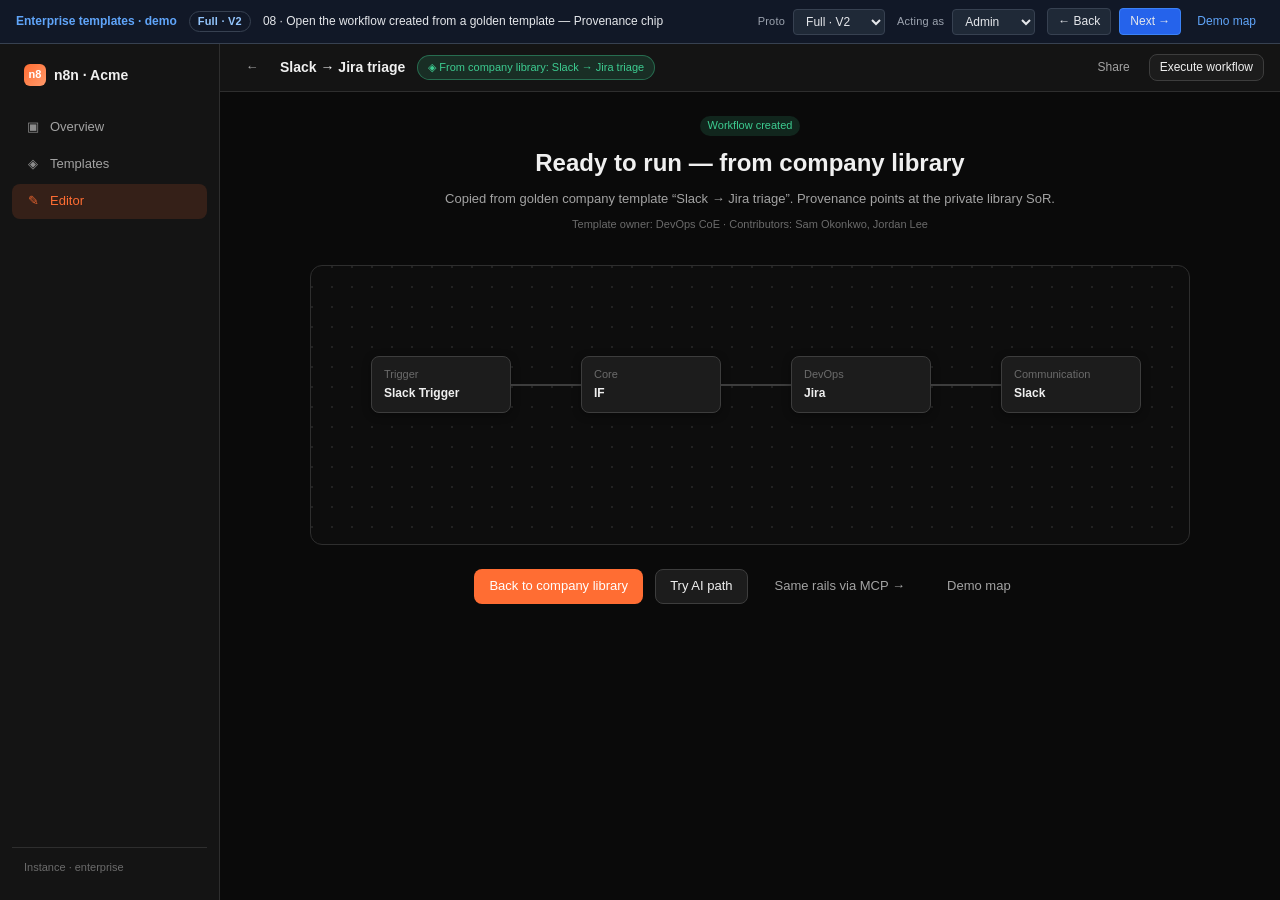
<file: screens/08-result.html>
<!--
PROTOTYPE SCREEN: 08 — Open the workflow created from a golden template
BLOCKS: ProtoChrome, RoleSwitcher, AppShell, ProvenanceChip, WorkflowEditorChrome (stub canvas), Button
JOURNEY BEAT: Climax landing — workflow created; provenance shows library / AI / MCP source
MIRO (Frame 4): provenance includes owner from company library
-->
<!DOCTYPE html>
<html lang="en">
<head>
  <meta charset="UTF-8" />
  <meta name="viewport" content="width=device-width, initial-scale=1.0" />
  <title>08 · Open the workflow created from a golden template</title>
  <link rel="stylesheet" href="../css/tokens.css?v=20261007000700" />
  <link rel="stylesheet" href="../css/base.css?v=20261007000700" />
  <link rel="stylesheet" href="../css/components.css?v=20261007000700" />
  <link rel="stylesheet" href="../css/screens.css?v=20261007000700" />
</head>
<body>
  <div data-block="AppShell" class="flex" style="min-height:calc(100vh - 44px)">
    <aside class="app-shell__sidebar">
      <div class="app-shell__logo">
        <span class="app-shell__logo-mark">n8</span>
        <span>n8n · Acme</span>
      </div>
      <nav class="app-shell__nav">
        <a class="nav-item" href="04-overview.html"><span class="nav-item__icon">▣</span> Overview</a>
        <a class="nav-item" href="06-company-library.html"><span class="nav-item__icon">◈</span> Templates</a>
        <a class="nav-item is-active" href="08-result.html"><span class="nav-item__icon">✎</span> Editor</a>
      </nav>
      <div class="app-shell__footer">Instance · enterprise</div>
    </aside>

    <div class="app-shell__main">
      <header class="editor-topbar" style="border-bottom:1px solid var(--border);background:var(--bg-panel)">
        <a class="icon-btn" href="04-overview.html" data-block="IconButton">←</a>
        <span class="editor-topbar__name" id="result-name">Slack → Jira triage</span>
        <span id="provenance-slot"></span>
        <div class="editor-topbar__actions">
          <button type="button" class="btn btn--ghost btn--sm">Share</button>
          <button type="button" class="btn btn--secondary btn--sm">Execute workflow</button>
        </div>
      </header>
      <div class="app-shell__content">
        <div class="result-stage">
          <div class="result-hero">
            <div class="badge badge--golden">Workflow created</div>
            <h1>Ready to run — from company library</h1>
            <p class="secondary" id="result-sub">
              Copied from a golden company template. Ownership and rails preserved.
            </p>
            <p class="lib-provenance-meta" id="result-owner"></p>
          </div>

          <div class="result-canvas-stub" data-block="WorkflowEditorChrome">
            <div class="canvas-node" style="left:60px;top:90px">
              <div class="canvas-node__type">Trigger</div>
              <div class="canvas-node__name">Slack Trigger</div>
            </div>
            <div class="canvas-wire" style="left:200px;top:118px;width:70px"></div>
            <div class="canvas-node" style="left:270px;top:90px">
              <div class="canvas-node__type">Core</div>
              <div class="canvas-node__name">IF</div>
            </div>
            <div class="canvas-wire" style="left:410px;top:118px;width:70px"></div>
            <div class="canvas-node" style="left:480px;top:90px">
              <div class="canvas-node__type">DevOps</div>
              <div class="canvas-node__name">Jira</div>
            </div>
            <div class="canvas-wire" style="left:620px;top:118px;width:70px"></div>
            <div class="canvas-node" style="left:690px;top:90px">
              <div class="canvas-node__type">Communication</div>
              <div class="canvas-node__name">Slack</div>
            </div>
          </div>

          <div class="result-actions">
            <a class="btn btn--primary" href="06-company-library.html">Back to company library</a>
            <a class="btn btn--secondary" href="07-ai-assist.html">Try AI path</a>
            <a class="btn btn--ghost" href="09-mcp.html">Same rails via MCP →</a>
            <a class="btn btn--ghost" href="../index.html">Demo map</a>
          </div>
        </div>
      </div>
    </div>
  </div>

  <script src="../js/state.js?v=20261007000700"></script>
  <script src="../js/interactions.js?v=20261007000700"></script>
  <script>
    (function () {
      const slot = document.getElementById("provenance-slot");
      const sub = document.getElementById("result-sub");
      const nameEl = document.getElementById("result-name");
      const ownerEl = document.getElementById("result-owner");

      let prov = ProtoState.get().lastProvenance;
      if (!prov) {
        const t = ProtoState.getTemplate("tpl-slack-ticket");
        ProtoState.setProvenance({
          type: "library",
          templateId: "tpl-slack-ticket",
          templateName: t ? t.name : "Slack → Jira triage",
          owner: t ? t.owner : "DevOps CoE",
          contributors: t ? t.contributors : [],
        });
        prov = ProtoState.get().lastProvenance;
      }

      // Enrich owner from template if missing
      if (prov.templateId && !prov.owner) {
        const t = ProtoState.getTemplate(prov.templateId);
        if (t) {
          prov.owner = t.owner || t.author;
          prov.contributors = t.contributors || [];
        }
      }

      if (prov.templateName) nameEl.textContent = prov.templateName;

      let chipClass = "provenance-chip";
      let label = "From company library";
      if (prov.type === "ai") {
        chipClass += " provenance-chip--ai";
        label = "Created with AI from company template";
        sub.textContent =
          "AI confirmed match to golden template “" +
          prov.templateName +
          "”. Same private-library rails as manual copy.";
      } else if (prov.type === "mcp") {
        chipClass += " provenance-chip--mcp";
        label = "Created via MCP from golden template";
        sub.textContent =
          "Agent preferred golden company workflow “" +
          prov.templateName +
          "”. Same rails as UI and AI.";
      } else {
        sub.textContent =
          "Copied from golden company template “" +
          prov.templateName +
          "”. Provenance points at the private library SoR.";
      }

      slot.innerHTML =
        '<span class="' +
        chipClass +
        '" data-block="ProvenanceChip">◈ ' +
        label +
        ": " +
        (prov.templateName || "") +
        "</span>";

      const contribs = (prov.contributors || []).filter(function (c) {
        return c && c !== prov.owner;
      });
      ownerEl.textContent = prov.owner
        ? "Template owner: " +
          prov.owner +
          (contribs.length ? " · Contributors: " + contribs.join(", ") : "")
        : "";
    })();
  </script>
</body>
</html>
</file>
<file: css/tokens.css>
/* n8n-like dark product tokens — NOT Miro navy/yellow, NOT Approved Stack light paper */

:root {
  /* Surfaces */
  --bg-app: #0a0a0a;
  --bg-panel: #141414;
  --bg-elevated: #1c1c1c;
  --bg-hover: #242424;
  --bg-active: #2a2a2a;
  --bg-input: #111111;
  --bg-canvas: #0d0d0d;

  /* Borders */
  --border: #2e2e2e;
  --border-strong: #3d3d3d;
  --border-focus: #ff6d33;

  /* Text */
  --text: #f0f0f0;
  --text-secondary: #a3a3a3;
  --text-muted: #6b6b6b;
  --text-inverse: #0a0a0a;

  /* Brand / CTA (n8n orange) */
  --accent: #ff6d33;
  --accent-hover: #ff8555;
  --accent-tint: rgba(255, 109, 51, 0.14);
  --accent-outline: rgba(255, 109, 51, 0.55);

  /* Status */
  --success: #3dcc91;
  --success-tint: rgba(61, 204, 145, 0.14);
  --warning: #f0b429;
  --warning-tint: rgba(240, 180, 41, 0.14);
  --danger: #f05151;
  --danger-tint: rgba(240, 81, 81, 0.14);
  --info: #5b8def;
  --info-tint: rgba(91, 141, 239, 0.14);
  --purple: #a78bfa;
  --purple-tint: rgba(167, 139, 250, 0.14);

  /* Lifecycle badge colors */
  --badge-draft: #6b6b6b;
  --badge-pending: #f0b429;
  --badge-golden: #3dcc91;
  --badge-archived: #8a8a8a;

  /* Layout */
  --sidebar-w: 220px;
  --settings-nav-w: 200px;
  --topbar-h: 48px;
  --radius-sm: 4px;
  --radius: 8px;
  --radius-lg: 12px;
  --space-1: 4px;
  --space-2: 8px;
  --space-3: 12px;
  --space-4: 16px;
  --space-5: 24px;
  --space-6: 32px;
  --space-7: 48px;

  /* Type */
  --font: "Inter", -apple-system, BlinkMacSystemFont, "Segoe UI", Roboto, Helvetica, Arial, sans-serif;
  --font-mono: "SF Mono", "Menlo", "Consolas", monospace;
  --fs-xs: 11px;
  --fs-sm: 12px;
  --fs: 13px;
  --fs-md: 14px;
  --fs-lg: 16px;
  --fs-xl: 20px;
  --fs-2xl: 24px;

  /* Elevation */
  --shadow-sm: 0 2px 8px rgba(0, 0, 0, 0.35);
  --shadow-md: 0 8px 24px rgba(0, 0, 0, 0.5);
  --shadow-lg: 0 16px 48px rgba(0, 0, 0, 0.65);

  /* Proto chrome (demo only) */
  --proto-bg: #111827;
  --proto-border: #374151;
  --proto-accent: #60a5fa;
}
</file>
<file: css/base.css>
/* Base resets + typography + clickable hover system */

*,
*::before,
*::after {
  box-sizing: border-box;
  margin: 0;
  padding: 0;
}

html, body {
  height: 100%;
  background: var(--bg-app);
  color: var(--text);
  font-family: var(--font);
  font-size: var(--fs);
  line-height: 1.45;
  -webkit-font-smoothing: antialiased;
}

a {
  color: inherit;
  text-decoration: none;
}

button {
  font: inherit;
  color: inherit;
  background: none;
  border: none;
  cursor: pointer;
}

input, select, textarea {
  font: inherit;
  color: inherit;
}

ul, ol { list-style: none; }

img { max-width: 100%; display: block; }

h1, h2, h3, h4 {
  font-weight: 600;
  line-height: 1.25;
}

h1 { font-size: var(--fs-2xl); }
h2 { font-size: var(--fs-xl); }
h3 { font-size: var(--fs-lg); }

p { color: var(--text-secondary); }

/* ── Universal clickable hover / focus ── */
.is-clickable,
button:not(:disabled),
a[href],
[role="button"],
[data-action],
.btn,
.icon-btn,
.nav-item,
.menu-item,
.template-card,
.queue-row,
.toggle,
.settings-nav-item,
.palette-node,
.role-chip,
.demo-map-card,
.tab,
.filter-chip,
.allowlist-tab {
  cursor: pointer;
  transition: background 0.12s ease, border-color 0.12s ease, color 0.12s ease, box-shadow 0.12s ease, outline-color 0.12s ease, opacity 0.12s ease;
}

.is-clickable:hover,
button:not(:disabled):hover,
a[href]:hover,
[role="button"]:hover,
[data-action]:hover {
  outline: 1px solid var(--accent-outline);
  outline-offset: 1px;
}

.is-clickable:focus-visible,
button:not(:disabled):focus-visible,
a[href]:focus-visible,
[role="button"]:focus-visible,
[data-action]:focus-visible,
.btn:focus-visible,
.icon-btn:focus-visible,
.nav-item:focus-visible,
.menu-item:focus-visible,
.template-card:focus-visible,
.queue-row:focus-visible,
.toggle:focus-visible,
.settings-nav-item:focus-visible,
.palette-node:focus-visible,
.demo-map-card:focus-visible,
.tab:focus-visible,
.filter-chip:focus-visible {
  outline: 2px solid var(--accent);
  outline-offset: 2px;
}

button:disabled,
.btn:disabled {
  opacity: 0.45;
  cursor: not-allowed;
  outline: none !important;
}

/* Soften outline on filled accent buttons (they already show hover via bg) */
.btn--primary:hover,
.btn--primary:focus-visible {
  outline-color: rgba(255, 255, 255, 0.35);
}

/* Body offset for ProtoChrome */
body.has-proto-chrome {
  padding-top: 44px;
}

/* Utility */
.sr-only {
  position: absolute;
  width: 1px;
  height: 1px;
  padding: 0;
  margin: -1px;
  overflow: hidden;
  clip: rect(0, 0, 0, 0);
  border: 0;
}

.muted { color: var(--text-muted); }
.secondary { color: var(--text-secondary); }
.text-success { color: var(--success); }
.text-warning { color: var(--warning); }
.text-danger { color: var(--danger); }
.text-accent { color: var(--accent); }

.flex { display: flex; }
.flex-col { display: flex; flex-direction: column; }
.items-center { align-items: center; }
.justify-between { justify-content: space-between; }
.gap-1 { gap: var(--space-1); }
.gap-2 { gap: var(--space-2); }
.gap-3 { gap: var(--space-3); }
.gap-4 { gap: var(--space-4); }
.gap-5 { gap: var(--space-5); }
.grow { flex: 1; }
.truncate {
  overflow: hidden;
  text-overflow: ellipsis;
  white-space: nowrap;
}
</file>
<file: css/components.css>
/* Building-block components — see ARCHITECTURE.md for data-block map */

/* ── ProtoChrome (demo nav — not product UI) ── */
[data-block="ProtoChrome"] {
  position: fixed;
  top: 0;
  left: 0;
  right: 0;
  z-index: 1000;
  height: 44px;
  display: flex;
  align-items: center;
  gap: var(--space-3);
  padding: 0 var(--space-4);
  background: var(--proto-bg);
  border-bottom: 1px solid var(--proto-border);
  font-size: var(--fs-sm);
}

.proto-chrome__brand {
  color: var(--proto-accent);
  font-weight: 600;
  white-space: nowrap;
}

.proto-chrome__version-pill {
  flex-shrink: 0;
  padding: 2px 8px;
  border-radius: 999px;
  border: 1px solid var(--proto-border);
  background: #111827;
  color: #93c5fd;
  font-size: var(--fs-xs);
  font-weight: 600;
  letter-spacing: 0.02em;
  white-space: nowrap;
}

body[data-proto="v3"] .proto-chrome__version-pill {
  color: #86efac;
}

.proto-chrome__step {
  color: #e5e7eb;
  flex: 1;
  min-width: 0;
  overflow: hidden;
  text-overflow: ellipsis;
  white-space: nowrap;
}

/* ── VersionSwitcher (proto V2 / V3) ── */
[data-block="VersionSwitcher"],
.version-switcher {
  display: flex;
  align-items: center;
  gap: var(--space-2);
  flex-shrink: 0;
}

.version-switcher__label {
  color: #9ca3af;
  font-size: var(--fs-xs);
  letter-spacing: 0.02em;
  white-space: nowrap;
}

.version-switcher__select {
  background: #1f2937;
  border: 1px solid var(--proto-border);
  color: #e5e7eb;
  border-radius: var(--radius-sm);
  padding: 4px 8px;
  font-size: var(--fs-sm);
}

.version-switcher__select:hover,
.version-switcher__select:focus-visible {
  outline: 1px solid var(--proto-accent);
  outline-offset: 1px;
}

.badge--kind {
  background: rgba(147, 197, 253, 0.12);
  color: #93c5fd;
  border: 1px solid rgba(147, 197, 253, 0.35);
}

.badge--kind-tool {
  background: rgba(252, 211, 77, 0.12);
  color: #fcd34d;
  border-color: rgba(252, 211, 77, 0.35);
}

.badge--kind-skill {
  background: rgba(167, 139, 250, 0.12);
  color: #c4b5fd;
  border-color: rgba(167, 139, 250, 0.35);
}

.badge--kind-agent {
  background: rgba(52, 211, 153, 0.12);
  color: #6ee7b7;
  border-color: rgba(52, 211, 153, 0.35);
}

.badge--kind-workflow {
  background: rgba(96, 165, 250, 0.14);
  color: #93c5fd;
  border-color: rgba(96, 165, 250, 0.4);
}

.proto-chrome__nav {
  display: flex;
  gap: var(--space-2);
  align-items: center;
}

.proto-chrome__btn {
  padding: 4px 10px;
  border-radius: var(--radius-sm);
  border: 1px solid var(--proto-border);
  background: #1f2937;
  color: #e5e7eb;
  font-size: var(--fs-sm);
}

.proto-chrome__btn:hover {
  background: #374151;
  outline: 1px solid var(--proto-accent);
}

.proto-chrome__btn--primary {
  background: #2563eb;
  border-color: #3b82f6;
}

.proto-chrome__map {
  color: var(--proto-accent);
  font-size: var(--fs-sm);
  padding: 4px 8px;
}

.proto-chrome__map:hover {
  text-decoration: underline;
  outline: none;
}

/* ── RoleSwitcher ── */
[data-block="RoleSwitcher"] {
  display: flex;
  align-items: center;
  gap: var(--space-2);
}

.role-switcher__label {
  color: #9ca3af;
  font-size: var(--fs-xs);
  letter-spacing: 0.02em;
  white-space: nowrap;
}

.role-switcher__select {
  background: #1f2937;
  border: 1px solid var(--proto-border);
  color: #e5e7eb;
  border-radius: var(--radius-sm);
  padding: 4px 8px;
  font-size: var(--fs-sm);
}

.role-switcher__select:hover,
.role-switcher__select:focus-visible {
  outline: 1px solid var(--proto-accent);
  outline-offset: 1px;
}

/* ── AppShell ── */
[data-block="AppShell"] {
  display: flex;
  min-height: calc(100vh - 44px);
  background: var(--bg-app);
}

.app-shell__sidebar {
  width: var(--sidebar-w);
  flex-shrink: 0;
  background: var(--bg-panel);
  border-right: 1px solid var(--border);
  display: flex;
  flex-direction: column;
  padding: var(--space-3);
}

.app-shell__logo {
  display: flex;
  align-items: center;
  gap: var(--space-2);
  padding: var(--space-2) var(--space-3);
  margin-bottom: var(--space-4);
  font-weight: 700;
  font-size: var(--fs-md);
}

.app-shell__logo-mark {
  width: 22px;
  height: 22px;
  border-radius: 6px;
  background: linear-gradient(135deg, var(--accent), #ff9a6b);
  display: grid;
  place-items: center;
  font-size: 11px;
  color: #fff;
  font-weight: 800;
}

.app-shell__nav {
  display: flex;
  flex-direction: column;
  gap: 2px;
  flex: 1;
}

.nav-item {
  display: flex;
  align-items: center;
  gap: var(--space-2);
  padding: 8px 12px;
  border-radius: var(--radius);
  color: var(--text-secondary);
  font-size: var(--fs);
}

.nav-item:hover {
  background: var(--bg-hover);
  color: var(--text);
  outline: 1px solid var(--accent-outline);
}

.nav-item.is-active {
  background: var(--accent-tint);
  color: var(--accent);
}

.nav-item__icon {
  width: 18px;
  text-align: center;
  opacity: 0.85;
}

.app-shell__footer {
  padding: var(--space-3);
  border-top: 1px solid var(--border);
  font-size: var(--fs-xs);
  color: var(--text-muted);
}

.app-shell__main {
  flex: 1;
  min-width: 0;
  display: flex;
  flex-direction: column;
}

.app-shell__topbar {
  height: var(--topbar-h);
  display: flex;
  align-items: center;
  justify-content: space-between;
  padding: 0 var(--space-5);
  border-bottom: 1px solid var(--border);
  background: var(--bg-panel);
}

.app-shell__content {
  flex: 1;
  overflow: auto;
  padding: var(--space-5);
}

/* Role-aware chrome helpers */
body[data-role="member"] .role-hide-member { display: none !important; }
body[data-role="builder"] .role-only-admin,
body[data-role="member"] .role-only-admin,
body[data-role="security"] .role-only-admin { display: none !important; }
body[data-role="builder"] .role-only-security,
body[data-role="member"] .role-only-security,
body[data-role="admin"] .role-only-security { display: none !important; }
body:not([data-role="builder"]) .role-only-builder { display: none !important; }
body:not([data-role="admin"]) .role-show-admin { display: none !important; }
body:not([data-role="security"]) .role-show-security { display: none !important; }
body:not([data-role="member"]) .role-show-member { display: none !important; }
body:not([data-role="builder"]):not([data-role="admin"]) .role-show-submit { display: none !important; }

/* ── Buttons ── */
[data-block="Button"],
.btn {
  display: inline-flex;
  align-items: center;
  justify-content: center;
  gap: var(--space-2);
  padding: 7px 14px;
  border-radius: var(--radius);
  border: 1px solid transparent;
  font-size: var(--fs);
  font-weight: 500;
  white-space: nowrap;
}

.btn--primary {
  background: var(--accent);
  color: #fff;
}

.btn--primary:hover {
  background: var(--accent-hover);
}

.btn--secondary {
  background: var(--bg-elevated);
  border-color: var(--border-strong);
  color: var(--text);
}

.btn--secondary:hover {
  background: var(--bg-hover);
  border-color: var(--accent-outline);
}

.btn--ghost {
  background: transparent;
  color: var(--text-secondary);
}

.btn--ghost:hover {
  background: var(--bg-hover);
  color: var(--text);
}

.btn--danger {
  background: var(--danger-tint);
  color: var(--danger);
  border-color: transparent;
}

.btn--danger:hover {
  background: rgba(240, 81, 81, 0.25);
}

.btn--success {
  background: var(--success-tint);
  color: var(--success);
}

.btn--sm {
  padding: 4px 10px;
  font-size: var(--fs-sm);
}

.btn--lg {
  padding: 10px 18px;
  font-size: var(--fs-md);
}

[data-block="IconButton"],
.icon-btn {
  width: 32px;
  height: 32px;
  display: inline-grid;
  place-items: center;
  border-radius: var(--radius);
  color: var(--text-secondary);
  border: 1px solid transparent;
}

.icon-btn:hover {
  background: var(--bg-hover);
  color: var(--text);
  border-color: var(--accent-outline);
}

/* ── Menu / Dropdown ── */
[data-block="Menu"],
.menu {
  position: absolute;
  z-index: 50;
  min-width: 220px;
  background: var(--bg-elevated);
  border: 1px solid var(--border-strong);
  border-radius: var(--radius);
  box-shadow: var(--shadow-md);
  padding: var(--space-2);
  display: none;
}

.menu.is-open { display: block; }

.menu-item {
  display: flex;
  align-items: flex-start;
  gap: var(--space-3);
  width: 100%;
  text-align: left;
  padding: 10px 12px;
  border-radius: var(--radius-sm);
  color: var(--text);
}

.menu-item:hover {
  background: var(--bg-hover);
  outline: 1px solid var(--accent-outline);
}

.menu-item__title {
  font-weight: 500;
  font-size: var(--fs);
}

.menu-item__desc {
  font-size: var(--fs-xs);
  color: var(--text-muted);
  margin-top: 2px;
}

.menu-item.is-accent .menu-item__title { color: var(--accent); }

.menu-divider {
  height: 1px;
  background: var(--border);
  margin: var(--space-2) 0;
}

/* ── Modal ──
   Only .modal-backdrop is a fixed overlay. Do not key off [data-block="Modal"]
   alone — inline forms used that attribute and became position:fixed overlays. */
.modal-backdrop,
.modal-backdrop[data-block="Modal"] {
  position: fixed;
  inset: 0;
  z-index: 900;
  background: rgba(0, 0, 0, 0.65);
  display: none;
  align-items: center;
  justify-content: center;
  padding: var(--space-5);
}

.modal-backdrop.is-open { display: flex; }

.modal {
  width: min(520px, 100%);
  background: var(--bg-elevated);
  border: 1px solid var(--border-strong);
  border-radius: var(--radius-lg);
  box-shadow: var(--shadow-lg);
  overflow: hidden;
}

.modal--wide { width: min(640px, 100%); }

.modal__header {
  display: flex;
  align-items: center;
  justify-content: space-between;
  padding: var(--space-4) var(--space-5);
  border-bottom: 1px solid var(--border);
}

.modal__title { font-size: var(--fs-lg); font-weight: 600; }

.modal__body {
  padding: var(--space-5);
  display: flex;
  flex-direction: column;
  gap: var(--space-4);
}

.modal__footer {
  display: flex;
  justify-content: flex-end;
  gap: var(--space-2);
  padding: var(--space-4) var(--space-5);
  border-top: 1px solid var(--border);
  background: var(--bg-panel);
}

/* ── Toast ── */
[data-block="Toast"],
.toast-stack {
  position: fixed;
  bottom: 24px;
  right: 24px;
  z-index: 1100;
  display: flex;
  flex-direction: column;
  gap: var(--space-2);
  pointer-events: none;
}

.toast {
  pointer-events: auto;
  min-width: 280px;
  max-width: 400px;
  padding: 12px 16px;
  background: var(--bg-elevated);
  border: 1px solid var(--border-strong);
  border-left: 3px solid var(--accent);
  border-radius: var(--radius);
  box-shadow: var(--shadow-md);
  font-size: var(--fs);
  animation: toast-in 0.2s ease;
}

.toast--success { border-left-color: var(--success); }
.toast--warning { border-left-color: var(--warning); }
.toast--danger { border-left-color: var(--danger); }

@keyframes toast-in {
  from { opacity: 0; transform: translateY(8px); }
  to { opacity: 1; transform: translateY(0); }
}

/* ── SettingsLayout ── */
[data-block="SettingsLayout"] {
  display: flex;
  gap: 0;
  min-height: calc(100vh - 44px - var(--topbar-h) - 48px);
  background: var(--bg-panel);
  border: 1px solid var(--border);
  border-radius: var(--radius-lg);
  overflow: hidden;
}

.settings-nav {
  width: var(--settings-nav-w);
  flex-shrink: 0;
  border-right: 1px solid var(--border);
  padding: var(--space-4);
  background: var(--bg-app);
}

.settings-nav__title {
  font-size: var(--fs-xs);
  text-transform: uppercase;
  letter-spacing: 0.06em;
  color: var(--text-muted);
  margin-bottom: var(--space-3);
  padding: 0 var(--space-2);
}

.settings-nav-item {
  display: block;
  width: 100%;
  text-align: left;
  padding: 8px 12px;
  border-radius: var(--radius);
  color: var(--text-secondary);
  margin-bottom: 2px;
  font-size: var(--fs);
}

.settings-nav-item:hover {
  background: var(--bg-hover);
  color: var(--text);
}

.settings-nav-item.is-active {
  background: var(--accent-tint);
  color: var(--accent);
}

.settings-panel {
  flex: 1;
  padding: var(--space-5);
  overflow: auto;
}

.settings-panel__header {
  margin-bottom: var(--space-5);
}

.settings-panel__header h2 {
  margin-bottom: var(--space-2);
}

.settings-panel__header p {
  font-size: var(--fs);
  max-width: 560px;
}

/* ── AllowlistPanel ── */
[data-block="AllowlistPanel"] .allowlist-toolbar {
  display: flex;
  gap: var(--space-3);
  margin-bottom: var(--space-4);
  flex-wrap: wrap;
}

.allowlist-search {
  flex: 1;
  min-width: 200px;
  background: var(--bg-input);
  border: 1px solid var(--border);
  border-radius: var(--radius);
  padding: 8px 12px;
  color: var(--text);
}

.allowlist-search:focus {
  outline: 2px solid var(--accent);
  outline-offset: 0;
  border-color: var(--accent);
}

.allowlist-tabs {
  display: flex;
  gap: var(--space-1);
  margin-bottom: var(--space-4);
  border-bottom: 1px solid var(--border);
}

.allowlist-tab {
  padding: 10px 14px;
  color: var(--text-secondary);
  font-size: var(--fs-sm);
  font-weight: 500;
  border-bottom: 2px solid transparent;
  margin-bottom: -1px;
  border-radius: var(--radius-sm) var(--radius-sm) 0 0;
}

.allowlist-tab:hover {
  color: var(--text);
  background: var(--bg-hover);
}

.allowlist-tab.is-active {
  color: var(--text);
  border-bottom-color: var(--accent);
}

.allowlist-footnote {
  margin-top: var(--space-4);
  font-size: var(--fs-sm);
  max-width: 560px;
}

.cap-setup {
  margin-bottom: var(--space-5);
  padding: var(--space-4);
  background: var(--bg-elevated);
  border: 1px solid var(--border);
  border-radius: var(--radius-lg);
}

.cap-setup__header h3 {
  font-size: var(--fs-md);
  margin-bottom: var(--space-1);
}

.cap-setup__header p {
  margin-bottom: var(--space-3);
  font-size: var(--fs-sm);
}

.cap-setup__textarea {
  width: 100%;
  background: var(--bg-input);
  border: 1px solid var(--border);
  border-radius: var(--radius);
  padding: 10px 12px;
  color: var(--text);
  font-family: var(--font);
  font-size: var(--fs);
  resize: vertical;
  min-height: 72px;
}

.cap-setup__textarea:focus {
  outline: 2px solid var(--accent);
  border-color: var(--accent);
}

.cap-setup__actions {
  display: flex;
  gap: var(--space-2);
  margin-top: var(--space-3);
  flex-wrap: wrap;
}

.cap-setup__result {
  margin-top: var(--space-3);
  padding: var(--space-3);
  background: var(--bg-active);
  border-radius: var(--radius);
  font-size: var(--fs-sm);
}

.suggest-row {
  display: flex;
  flex-wrap: wrap;
  gap: 6px;
  margin-top: 8px;
}

.suggest-chip {
  display: inline-flex;
  align-items: center;
  gap: 4px;
  padding: 4px 8px;
  background: var(--success-tint);
  color: var(--success);
  border-radius: var(--radius-sm);
  font-size: var(--fs-xs);
  font-weight: 500;
}

.suggest-chip--domain {
  background: var(--info-tint);
  color: var(--info);
  font-family: var(--font-mono);
}

.cap-kind-chip {
  margin-left: 8px;
  font-size: 10px;
  font-weight: 500;
  color: var(--warning);
  background: var(--warning-tint);
  padding: 1px 6px;
  border-radius: 999px;
}

.domain-pattern {
  font-family: var(--font-mono);
  font-size: var(--fs-sm);
  color: var(--text);
}

.allowlist-table {
  width: 100%;
  border-collapse: collapse;
  font-size: var(--fs);
}

.allowlist-table th {
  text-align: left;
  padding: 10px 12px;
  color: var(--text-muted);
  font-weight: 500;
  font-size: var(--fs-sm);
  border-bottom: 1px solid var(--border);
}

.allowlist-table td {
  padding: 12px;
  border-bottom: 1px solid var(--border);
  vertical-align: middle;
}

.allowlist-table tr.is-clickable:hover td {
  background: var(--bg-hover);
}

.node-name {
  display: flex;
  align-items: center;
  gap: var(--space-2);
  font-weight: 500;
}

.node-icon {
  width: 28px;
  height: 28px;
  border-radius: var(--radius-sm);
  background: var(--bg-active);
  display: grid;
  place-items: center;
  font-size: 12px;
}

.badge {
  display: inline-flex;
  align-items: center;
  gap: 4px;
  padding: 2px 8px;
  border-radius: 999px;
  font-size: var(--fs-xs);
  font-weight: 500;
}

.badge--allowed {
  background: var(--success-tint);
  color: var(--success);
}

.badge--blocked {
  background: var(--danger-tint);
  color: var(--danger);
}

.badge--draft { background: var(--bg-active); color: var(--text-secondary); }
.badge--pending { background: var(--warning-tint); color: var(--warning); }
.badge--changes { background: var(--warning-tint); color: var(--warning); }
.badge--golden { background: var(--success-tint); color: var(--success); }
.badge--archived { background: var(--bg-active); color: var(--text-muted); }
.badge--skill {
  background: rgba(167, 139, 250, 0.18);
  color: var(--purple);
}
.badge--block {
  background: var(--info-tint);
  color: var(--info);
}

/* ── Toggle ── */
[data-block="LibraryEnableToggle"] .toggle-row,
.toggle-row {
  display: flex;
  align-items: flex-start;
  justify-content: space-between;
  gap: var(--space-5);
  padding: var(--space-5);
  background: var(--bg-elevated);
  border: 1px solid var(--border);
  border-radius: var(--radius-lg);
}

.toggle-row__text h3 {
  margin-bottom: var(--space-2);
}

.toggle-row__text p {
  font-size: var(--fs);
  max-width: 480px;
}

/* ── Mark policy (who can mark company level) ── */
[data-block="MarkPolicyControl"] {
  margin-top: 20px;
  padding: var(--space-5);
  background: var(--bg-elevated);
  border: 1px solid var(--border);
  border-radius: var(--radius-lg);
}

[data-block="MarkPolicyControl"] h3 {
  margin-bottom: var(--space-2);
}

[data-block="MarkPolicyControl"] > p {
  font-size: var(--fs);
  max-width: 560px;
  margin-bottom: 14px;
  color: var(--text-secondary);
}

.mark-policy-options {
  display: flex;
  flex-direction: column;
  gap: 8px;
}

.mark-policy-option {
  display: flex;
  align-items: flex-start;
  gap: 10px;
  padding: 10px 12px;
  border: 1px solid var(--border);
  border-radius: var(--radius-md);
  background: var(--bg-panel);
  cursor: pointer;
  text-align: left;
  font: inherit;
  color: inherit;
  width: 100%;
}

.mark-policy-option:hover {
  border-color: var(--border-strong);
}

.mark-policy-option.is-selected {
  border-color: var(--accent);
  background: var(--accent-tint, rgba(255, 107, 53, 0.08));
}

.mark-policy-option__radio {
  width: 16px;
  height: 16px;
  margin-top: 2px;
  flex-shrink: 0;
  border-radius: 50%;
  border: 2px solid var(--border-strong);
  position: relative;
}

.mark-policy-option.is-selected .mark-policy-option__radio {
  border-color: var(--accent);
}

.mark-policy-option.is-selected .mark-policy-option__radio::after {
  content: "";
  position: absolute;
  inset: 3px;
  border-radius: 50%;
  background: var(--accent);
}

.mark-policy-option__title {
  font-weight: 600;
  font-size: 13px;
}

.mark-policy-option__desc {
  font-size: 12px;
  color: var(--text-secondary);
  margin-top: 2px;
}

.mark-policy-custom {
  margin-top: 12px;
  padding: 10px 12px;
  border: 1px dashed var(--border-strong);
  border-radius: var(--radius-md);
  font-size: 12px;
}

.mark-policy-custom label {
  display: flex;
  align-items: flex-start;
  gap: 8px;
  cursor: pointer;
}

.menu-item.is-disabled {
  opacity: 0.55;
  cursor: not-allowed;
  pointer-events: none;
}

.menu-item.is-denied {
  opacity: 1;
  pointer-events: auto;
  border-left: 2px solid var(--danger, #e24b4a);
}

.menu-item.is-denied .menu-item__title {
  color: var(--danger, #e24b4a);
}

.mark-denied-banner {
  margin: 12px 16px 0;
  padding: 10px 14px;
  border-radius: var(--radius-md);
  border: 1px solid var(--danger, #e24b4a);
  background: rgba(226, 75, 74, 0.08);
  font-size: 13px;
  max-width: 520px;
}

.toggle {
  position: relative;
  width: 44px;
  height: 24px;
  flex-shrink: 0;
  border-radius: 999px;
  background: var(--bg-active);
  border: 1px solid var(--border-strong);
  transition: background 0.15s ease;
}

.toggle.is-on {
  background: var(--accent);
  border-color: var(--accent);
}

.toggle::after {
  content: "";
  position: absolute;
  top: 2px;
  left: 2px;
  width: 18px;
  height: 18px;
  border-radius: 50%;
  background: #fff;
  transition: transform 0.15s ease;
}

.toggle.is-on::after {
  transform: translateX(20px);
}

.toggle:hover {
  outline: 1px solid var(--accent-outline);
  outline-offset: 2px;
}

/* ── RolesPanel ── */
.people-table {
  width: 100%;
  border-collapse: collapse;
}

.people-table th,
.people-table td {
  text-align: left;
  padding: 12px;
  border-bottom: 1px solid var(--border);
}

.people-table th {
  color: var(--text-muted);
  font-size: var(--fs-sm);
  font-weight: 500;
}

.people-table tr.is-clickable:hover td {
  background: var(--bg-hover);
}

.role-select {
  background: var(--bg-input);
  border: 1px solid var(--border);
  border-radius: var(--radius-sm);
  padding: 6px 10px;
  color: var(--text);
}

.role-select:hover,
.role-select:focus-visible {
  outline: 1px solid var(--accent-outline);
  border-color: var(--accent);
}

.notice {
  padding: var(--space-3) var(--space-4);
  border-radius: var(--radius);
  background: var(--info-tint);
  border: 1px solid rgba(91, 141, 239, 0.35);
  color: var(--text);
  font-size: var(--fs-sm);
  margin-bottom: var(--space-4);
}

.notice strong { color: var(--text); }

/* ── WorkflowEditorChrome ── */
[data-block="WorkflowEditorChrome"] {
  display: flex;
  flex-direction: column;
  height: calc(100vh - 44px);
  background: var(--bg-app);
}

.editor-topbar {
  height: var(--topbar-h);
  display: flex;
  align-items: center;
  gap: var(--space-3);
  padding: 0 var(--space-4);
  border-bottom: 1px solid var(--border);
  background: var(--bg-panel);
}

.editor-topbar__name {
  font-weight: 600;
  font-size: var(--fs-md);
}

.editor-topbar__meta {
  color: var(--text-muted);
  font-size: var(--fs-sm);
}

.editor-topbar__actions {
  margin-left: auto;
  display: flex;
  gap: var(--space-2);
  align-items: center;
  position: relative;
}

.editor-body {
  flex: 1;
  display: flex;
  min-height: 0;
}

/* ── NodePalette ── */
[data-block="NodePalette"] {
  width: 240px;
  flex-shrink: 0;
  background: var(--bg-panel);
  border-right: 1px solid var(--border);
  display: flex;
  flex-direction: column;
  overflow: hidden;
}

.palette-header {
  padding: var(--space-3) var(--space-4);
  border-bottom: 1px solid var(--border);
  font-weight: 600;
  font-size: var(--fs-sm);
}

.palette-header__sub {
  font-weight: 400;
  font-size: var(--fs-xs);
  color: var(--text-muted);
  margin-top: 2px;
}

.palette-list {
  overflow: auto;
  padding: var(--space-2);
  flex: 1;
}

.palette-group {
  margin-bottom: var(--space-3);
}

.palette-group__title {
  font-size: var(--fs-xs);
  text-transform: uppercase;
  letter-spacing: 0.05em;
  color: var(--text-muted);
  padding: var(--space-2);
}

.palette-empty {
  padding: var(--space-2) var(--space-3);
  font-size: var(--fs-sm);
}

.palette-node {
  display: flex;
  align-items: center;
  gap: var(--space-2);
  width: 100%;
  padding: 8px 10px;
  border-radius: var(--radius);
  text-align: left;
  color: var(--text);
  font-size: var(--fs-sm);
}

.palette-node:hover {
  background: var(--bg-hover);
}

.palette-node.is-blocked {
  opacity: 0.55;
}

.palette-node.is-blocked:hover {
  outline-color: var(--danger);
}

.palette-node__lock {
  margin-left: auto;
  font-size: 10px;
  color: var(--danger);
}

.palette-node__hint {
  margin-left: auto;
  font-size: 10px;
  color: var(--info);
  background: var(--info-tint);
  padding: 1px 6px;
  border-radius: 999px;
}

/* Policy rail under lifecycle banner */
.policy-rail {
  display: flex;
  align-items: center;
  gap: var(--space-3);
  padding: 8px var(--space-4);
  background: var(--info-tint);
  border-bottom: 1px solid rgba(91, 141, 239, 0.35);
  font-size: var(--fs-sm);
  color: var(--text-secondary);
}

.policy-rail__mark {
  flex-shrink: 0;
  font-size: var(--fs-xs);
  font-weight: 600;
  text-transform: uppercase;
  letter-spacing: 0.04em;
  color: var(--info);
  background: rgba(91, 141, 239, 0.2);
  padding: 2px 8px;
  border-radius: var(--radius-sm);
}

.policy-rail__link {
  margin-left: auto;
  flex-shrink: 0;
  color: var(--info);
  font-weight: 500;
  font-size: var(--fs-sm);
  text-decoration: none;
}

.policy-rail__link:hover {
  text-decoration: underline;
}

.canvas-node--gated {
  border-color: rgba(91, 141, 239, 0.45);
}

.canvas-node--skill {
  border-color: rgba(167, 139, 250, 0.55);
  min-width: 200px;
}

.canvas-node__owner {
  margin-top: 6px;
  font-size: 11px;
  color: var(--text-muted);
}

.editor-canvas {
  flex: 1;
  position: relative;
  background:
    radial-gradient(circle at 1px 1px, #222 1px, transparent 0) 0 0 / 20px 20px,
    var(--bg-canvas);
  overflow: hidden;
}

.canvas-node {
  position: absolute;
  min-width: 140px;
  background: var(--bg-elevated);
  border: 1px solid var(--border-strong);
  border-radius: var(--radius);
  padding: 10px 12px;
  box-shadow: var(--shadow-sm);
  font-size: var(--fs-sm);
}

.canvas-node__type {
  color: var(--text-muted);
  font-size: var(--fs-xs);
  margin-bottom: 2px;
}

.canvas-node__name { font-weight: 600; }

.canvas-wire {
  position: absolute;
  height: 2px;
  background: var(--border-strong);
  pointer-events: none;
}

.lifecycle-banner {
  display: flex;
  align-items: center;
  gap: var(--space-3);
  padding: 10px 16px;
  background: var(--warning-tint);
  border-bottom: 1px solid rgba(240, 180, 41, 0.35);
  font-size: var(--fs-sm);
}

.lifecycle-banner--pending { background: var(--warning-tint); }
.lifecycle-banner--golden {
  background: var(--success-tint);
  border-color: rgba(61, 204, 145, 0.35);
}
.lifecycle-banner--draft {
  background: var(--bg-elevated);
  border-color: var(--border);
}

/* ── TemplateCard ── */
[data-block="TemplateCard"],
.template-card {
  display: flex;
  flex-direction: column;
  gap: var(--space-3);
  padding: var(--space-4);
  background: var(--bg-elevated);
  border: 1px solid var(--border);
  border-radius: var(--radius-lg);
  text-align: left;
  min-height: 160px;
}

.template-card:hover {
  border-color: var(--accent-outline);
  background: var(--bg-hover);
  box-shadow: 0 0 0 1px var(--accent-tint);
}

.template-card__top {
  display: flex;
  justify-content: space-between;
  align-items: flex-start;
  gap: var(--space-2);
}

.template-card__cat {
  font-size: var(--fs-xs);
  color: var(--text-muted);
  text-transform: uppercase;
  letter-spacing: 0.04em;
}

.template-card__name {
  font-size: var(--fs-md);
  font-weight: 600;
  color: var(--text);
}

.template-card__desc {
  font-size: var(--fs-sm);
  color: var(--text-secondary);
  flex: 1;
  display: -webkit-box;
  -webkit-line-clamp: 2;
  -webkit-box-orient: vertical;
  overflow: hidden;
}

.template-card__nodes {
  display: flex;
  flex-wrap: wrap;
  gap: 4px;
}

.node-chip {
  font-size: 10px;
  padding: 2px 6px;
  border-radius: var(--radius-sm);
  background: var(--bg-active);
  color: var(--text-secondary);
}

.template-card__footer {
  display: flex;
  justify-content: space-between;
  align-items: center;
  font-size: var(--fs-xs);
  color: var(--text-muted);
  margin-top: auto;
}

.template-card__ownership {
  font-size: var(--fs-xs);
  color: var(--text-secondary);
  display: flex;
  flex-wrap: wrap;
  gap: 4px;
}

.template-card__contribs {
  color: var(--text-muted);
}

.template-card__groups {
  display: flex;
  flex-wrap: wrap;
  gap: 4px;
}

.lib-group-chip {
  font-size: 10px;
  padding: 2px 7px;
  border-radius: var(--radius-sm);
  border: 1px dashed var(--border-strong);
  color: var(--text-muted);
  background: transparent;
}

/* ── GalleryToolbar ── */
[data-block="GalleryToolbar"] {
  display: flex;
  flex-wrap: wrap;
  align-items: center;
  gap: var(--space-3);
  margin-bottom: var(--space-5);
}

.gallery-search {
  flex: 1;
  min-width: 200px;
  background: var(--bg-input);
  border: 1px solid var(--border);
  border-radius: var(--radius);
  padding: 8px 12px;
}

.gallery-search:focus {
  outline: 2px solid var(--accent);
  border-color: var(--accent);
}

.filter-chip {
  padding: 6px 12px;
  border-radius: 999px;
  border: 1px solid var(--border);
  background: transparent;
  color: var(--text-secondary);
  font-size: var(--fs-sm);
}

.filter-chip:hover {
  background: var(--bg-hover);
  color: var(--text);
}

.filter-chip.is-active {
  background: var(--accent-tint);
  border-color: var(--accent);
  color: var(--accent);
}

.template-grid {
  display: grid;
  grid-template-columns: repeat(auto-fill, minmax(260px, 1fr));
  gap: var(--space-4);
}

/* ── ApprovalQueue ── */
[data-block="ApprovalQueue"] .queue-list {
  display: flex;
  flex-direction: column;
  gap: var(--space-3);
}

.queue-row {
  display: grid;
  grid-template-columns: 1fr auto;
  gap: var(--space-4);
  padding: var(--space-4);
  background: var(--bg-elevated);
  border: 1px solid var(--border);
  border-radius: var(--radius-lg);
  align-items: start;
}

.queue-row:hover {
  border-color: var(--accent-outline);
  background: var(--bg-hover);
}

.queue-row__title {
  font-weight: 600;
  font-size: var(--fs-md);
  margin-bottom: 4px;
}

.queue-row__meta {
  font-size: var(--fs-sm);
  color: var(--text-muted);
  margin-bottom: var(--space-2);
}

.queue-row__note {
  font-size: var(--fs-sm);
  color: var(--text-secondary);
  font-style: italic;
}

.queue-row__actions {
  display: flex;
  flex-direction: column;
  gap: var(--space-2);
}

/* ── CreateEmptyState ── */
[data-block="CreateEmptyState"] {
  max-width: 720px;
  margin: 48px auto;
  text-align: center;
}

.create-empty__title {
  font-size: var(--fs-2xl);
  margin-bottom: var(--space-2);
}

.create-empty__sub {
  margin-bottom: var(--space-6);
  font-size: var(--fs-md);
}

.create-options {
  display: grid;
  grid-template-columns: repeat(auto-fit, minmax(200px, 1fr));
  gap: var(--space-4);
  text-align: left;
}

.create-option {
  padding: var(--space-5);
  background: var(--bg-elevated);
  border: 1px solid var(--border);
  border-radius: var(--radius-lg);
  display: flex;
  flex-direction: column;
  gap: var(--space-3);
}

.create-option:hover {
  border-color: var(--accent);
  background: var(--bg-hover);
}

.create-option__icon {
  width: 40px;
  height: 40px;
  border-radius: var(--radius);
  background: var(--accent-tint);
  color: var(--accent);
  display: grid;
  place-items: center;
  font-size: 18px;
}

.create-option h3 { font-size: var(--fs-md); }
.create-option p { font-size: var(--fs-sm); }

.create-option.is-disabled {
  opacity: 0.45;
  pointer-events: none;
  position: relative;
}

.create-option.is-disabled::after {
  content: "Not available for Member";
  position: absolute;
  inset: auto 12px 12px 12px;
  font-size: var(--fs-xs);
  color: var(--danger);
  pointer-events: none;
}

.copy-rail-banner {
  display: flex;
  align-items: center;
  gap: var(--space-3);
  padding: var(--space-3) var(--space-4);
  margin-bottom: var(--space-5);
  background: var(--info-tint);
  border: 1px solid rgba(91, 141, 239, 0.35);
  border-radius: var(--radius);
  font-size: var(--fs-sm);
  text-align: left;
}

/* ── AiAssistPanel ── */
[data-block="AiAssistPanel"] {
  display: grid;
  grid-template-columns: 1fr 340px;
  gap: var(--space-5);
  height: calc(100vh - 44px - var(--topbar-h) - 48px);
  min-height: 480px;
}

.ai-chat {
  display: flex;
  flex-direction: column;
  background: var(--bg-elevated);
  border: 1px solid var(--border);
  border-radius: var(--radius-lg);
  overflow: hidden;
}

.ai-chat__messages {
  flex: 1;
  overflow: auto;
  padding: var(--space-5);
  display: flex;
  flex-direction: column;
  gap: var(--space-4);
}

.ai-msg {
  max-width: 85%;
  padding: 12px 14px;
  border-radius: var(--radius);
  font-size: var(--fs);
}

.ai-msg--user {
  align-self: flex-end;
  background: var(--accent-tint);
  border: 1px solid rgba(255, 109, 51, 0.3);
}

.ai-msg--bot {
  align-self: flex-start;
  background: var(--bg-active);
  border: 1px solid var(--border);
}

.ai-msg__trust {
  margin-top: var(--space-2);
  padding-top: var(--space-2);
  border-top: 1px solid var(--border);
  font-size: var(--fs-xs);
  color: var(--success);
}

.ai-chat__composer {
  display: flex;
  gap: var(--space-2);
  padding: var(--space-3);
  border-top: 1px solid var(--border);
  background: var(--bg-panel);
}

.ai-chat__input {
  flex: 1;
  background: var(--bg-input);
  border: 1px solid var(--border);
  border-radius: var(--radius);
  padding: 10px 12px;
  color: var(--text);
}

.ai-chat__input:focus {
  outline: 2px solid var(--accent);
  border-color: var(--accent);
}

.ai-match {
  background: var(--bg-elevated);
  border: 1px solid var(--border);
  border-radius: var(--radius-lg);
  padding: var(--space-4);
  display: flex;
  flex-direction: column;
  gap: var(--space-4);
}

.ai-match__label {
  font-size: var(--fs-xs);
  text-transform: uppercase;
  letter-spacing: 0.05em;
  color: var(--text-muted);
}

.ai-match__card {
  padding: var(--space-4);
  background: var(--bg-panel);
  border: 1px solid var(--success);
  border-radius: var(--radius);
}

.ai-match__card h3 {
  margin: var(--space-2) 0;
}

.ai-match__card p {
  font-size: var(--fs-sm);
}

.ai-match__trust {
  font-size: var(--fs-sm);
  color: var(--text-secondary);
  padding: var(--space-3);
  background: var(--success-tint);
  border-radius: var(--radius);
}

/* ── McpChatVignette ── */
[data-block="McpChatVignette"] {
  max-width: 720px;
  margin: 0 auto;
  background: var(--bg-elevated);
  border: 1px solid var(--border);
  border-radius: var(--radius-lg);
  overflow: hidden;
}

.mcp-header {
  padding: var(--space-4) var(--space-5);
  border-bottom: 1px solid var(--border);
  display: flex;
  align-items: center;
  gap: var(--space-3);
  background: var(--bg-panel);
}

.mcp-header__dot {
  width: 10px;
  height: 10px;
  border-radius: 50%;
  background: var(--success);
}

.mcp-thread {
  padding: var(--space-5);
  display: flex;
  flex-direction: column;
  gap: var(--space-4);
  font-family: var(--font-mono);
  font-size: var(--fs-sm);
}

.mcp-bubble {
  padding: 12px 14px;
  border-radius: var(--radius);
  max-width: 90%;
  white-space: pre-wrap;
}

.mcp-bubble--user {
  align-self: flex-end;
  background: #1e293b;
  border: 1px solid #334155;
}

.mcp-bubble--agent {
  align-self: flex-start;
  background: var(--bg-active);
  border: 1px solid var(--border);
}

.mcp-bubble code {
  color: var(--accent);
}

/* ── ProvenanceChip ── */
[data-block="ProvenanceChip"],
.provenance-chip {
  display: inline-flex;
  align-items: center;
  gap: 6px;
  padding: 4px 10px;
  border-radius: 999px;
  background: var(--success-tint);
  border: 1px solid rgba(61, 204, 145, 0.4);
  color: var(--success);
  font-size: var(--fs-xs);
  font-weight: 500;
}

.provenance-chip--ai {
  background: var(--purple-tint);
  border-color: rgba(167, 139, 250, 0.4);
  color: var(--purple);
}

.provenance-chip--mcp {
  background: var(--info-tint);
  border-color: rgba(91, 141, 239, 0.4);
  color: var(--info);
}

/* Form fields */
.field {
  display: flex;
  flex-direction: column;
  align-items: stretch;
  gap: var(--space-2);
  width: 100%;
  text-align: left;
}

.field label {
  font-size: var(--fs-sm);
  font-weight: 500;
  color: var(--text-secondary);
}

.field input:not([type="checkbox"]):not([type="radio"]),
.field textarea,
.field select {
  display: block;
  width: 100%;
  max-width: 100%;
  box-sizing: border-box;
  background: var(--bg-input);
  border: 1px solid var(--border);
  border-radius: var(--radius);
  padding: 10px 12px;
  color: var(--text);
}

.field input:not([type="checkbox"]):not([type="radio"]):focus,
.field textarea:focus,
.field select:focus {
  outline: 2px solid var(--accent);
  border-color: var(--accent);
}

.field textarea {
  min-height: 80px;
  resize: vertical;
}

.field select {
  appearance: none;
  background-image: url("data:image/svg+xml,%3Csvg xmlns='http://www.w3.org/2000/svg' width='12' height='8' viewBox='0 0 12 8'%3E%3Cpath fill='%23a3a3a3' d='M1.4.6 6 5.2 10.6.6 12 2 6 8 0 2z'/%3E%3C/svg%3E");
  background-repeat: no-repeat;
  background-position: right 12px center;
  padding-right: 32px;
}

.field-hint {
  display: block;
  font-size: var(--fs-xs);
  color: var(--text-muted);
  text-align: left;
  line-height: 1.4;
}

.tabs {
  display: flex;
  gap: var(--space-1);
  border-bottom: 1px solid var(--border);
  margin-bottom: var(--space-4);
}

.tab {
  padding: 8px 14px;
  color: var(--text-secondary);
  border-bottom: 2px solid transparent;
  margin-bottom: -1px;
  font-size: var(--fs);
}

.tab:hover { color: var(--text); }

.tab.is-active {
  color: var(--accent);
  border-bottom-color: var(--accent);
}

.page-header {
  margin-bottom: var(--space-5);
}

.page-header h1 {
  margin-bottom: var(--space-2);
}

.page-header p {
  max-width: 640px;
}

.stat-row {
  display: flex;
  gap: var(--space-4);
  margin-bottom: var(--space-5);
  flex-wrap: wrap;
}

.stat {
  padding: var(--space-4);
  background: var(--bg-elevated);
  border: 1px solid var(--border);
  border-radius: var(--radius);
  min-width: 140px;
}

.stat__value {
  font-size: var(--fs-xl);
  font-weight: 600;
}

.stat__label {
  font-size: var(--fs-xs);
  color: var(--text-muted);
  margin-top: 2px;
}
</file>
<file: css/screens.css>
/* Screen-specific layouts */

/* ── Index / demo map (role / job sections — Miro Frame 5) ── */
.demo-map {
  flex-direction: column;
  width: 100%;
  max-width: 960px;
  margin: 0 auto;
  padding: var(--space-6) var(--space-5) var(--space-7);
}

.demo-map__hero {
  margin-bottom: var(--space-6);
}

.demo-map__hero h1 {
  margin-bottom: var(--space-3);
}

.demo-map__hero p {
  font-size: var(--fs-md);
  max-width: 640px;
  margin-bottom: var(--space-4);
}

.demo-map__hero-actions {
  display: flex;
  flex-wrap: wrap;
  align-items: center;
  gap: var(--space-3);
}

.demo-map__version {
  display: flex;
  flex-wrap: wrap;
  align-items: center;
  gap: var(--space-3);
  margin-bottom: var(--space-4);
  padding: var(--space-3) var(--space-4);
  background: var(--bg-elevated);
  border: 1px solid var(--border);
  border-radius: var(--radius);
  max-width: 640px;
}

.demo-map__version-label {
  font-size: var(--fs-sm);
  color: var(--text-secondary);
  font-weight: 600;
}

.demo-map__version-desc {
  flex: 1;
  min-width: 180px;
  margin: 0;
  font-size: var(--fs-sm);
  color: var(--text-muted);
}

.demo-map__empty {
  padding: var(--space-6);
  text-align: center;
  border: 1px dashed var(--border);
  border-radius: var(--radius-lg);
  background: var(--bg-elevated);
}

.demo-map__empty h3 {
  margin-bottom: var(--space-2);
}

.v3-empty-library {
  padding: var(--space-6);
  border: 1px dashed var(--border);
  border-radius: var(--radius-lg);
  background: var(--bg-elevated);
  text-align: center;
  max-width: 520px;
  margin: var(--space-4) auto;
}

.v3-empty-library h3 {
  margin-bottom: var(--space-2);
}

.v3-suggest-row {
  display: flex;
  flex-wrap: wrap;
  gap: var(--space-2);
  margin-top: var(--space-3);
}

.v3-suggest-chip {
  display: inline-flex;
  align-items: center;
  gap: 6px;
  padding: 6px 10px;
  border-radius: var(--radius-sm);
  border: 1px solid var(--border);
  background: var(--bg-panel);
  font-size: var(--fs-sm);
  cursor: pointer;
}

.v3-suggest-chip:hover {
  border-color: var(--accent);
}

/* V3 compose — canvas + / right building-blocks sidecar */
.result-hero--left {
  text-align: left;
}

.result-hero--left h1 {
  text-align: left;
}

.canvas-add-btn {
  position: absolute;
  left: 410px;
  top: 108px;
  z-index: 3;
  width: 36px;
  height: 36px;
  border-radius: 50%;
  border: 1px solid var(--border-strong, var(--border));
  background: var(--bg-panel);
  color: var(--text);
  font-size: 22px;
  line-height: 1;
  cursor: pointer;
  box-shadow: 0 2px 8px rgba(0, 0, 0, 0.35);
}

.canvas-add-btn:hover {
  border-color: var(--accent);
  color: var(--accent);
}

.blocks-sidecar-backdrop {
  position: fixed;
  inset: 0;
  z-index: 80;
  background: rgba(0, 0, 0, 0.35);
  opacity: 0;
  pointer-events: none;
  transition: opacity 0.18s ease;
}

.blocks-sidecar-backdrop.is-open {
  opacity: 1;
  pointer-events: auto;
}

.blocks-sidecar {
  position: fixed;
  top: 0;
  right: 0;
  z-index: 90;
  width: min(360px, 92vw);
  height: 100vh;
  display: flex;
  flex-direction: column;
  background: var(--bg-panel);
  border-left: 1px solid var(--border);
  box-shadow: -8px 0 28px rgba(0, 0, 0, 0.35);
  transform: translateX(100%);
  transition: transform 0.18s ease;
}

.blocks-sidecar.is-open {
  transform: translateX(0);
}

.blocks-sidecar__header {
  display: flex;
  align-items: flex-start;
  justify-content: space-between;
  gap: var(--space-3);
  padding: var(--space-4);
  border-bottom: 1px solid var(--border);
}

.blocks-sidecar__title {
  font-weight: 600;
  font-size: var(--fs-md, 15px);
}

.blocks-sidecar__sub {
  margin-top: 2px;
  font-size: var(--fs-xs);
  color: var(--text-muted);
}

.blocks-sidecar__search {
  padding: var(--space-3) var(--space-4);
  border-bottom: 1px solid var(--border);
}

.blocks-sidecar__search .gallery-search {
  width: 100%;
  min-width: 0;
}

.blocks-sidecar__body {
  flex: 1;
  overflow: auto;
  padding: var(--space-3) var(--space-2) var(--space-5);
}

.blocks-sidecar__section {
  margin-bottom: var(--space-4);
}

.blocks-sidecar__section-title {
  padding: var(--space-2) var(--space-2) 6px;
  font-size: var(--fs-xs);
  text-transform: uppercase;
  letter-spacing: 0.05em;
  color: var(--text-muted);
  font-weight: 600;
}

.blocks-sidecar__item {
  display: flex;
  flex-direction: column;
  gap: 4px;
  width: 100%;
  text-align: left;
  padding: 10px 12px;
  border-radius: var(--radius);
  border: 1px solid transparent;
  background: transparent;
  color: var(--text);
  cursor: pointer;
}

.blocks-sidecar__item:hover {
  background: var(--bg-hover);
}

.blocks-sidecar__item.is-active {
  border-color: rgba(61, 204, 145, 0.45);
  background: rgba(61, 204, 145, 0.08);
}

.blocks-sidecar__item-main {
  display: flex;
  align-items: center;
  gap: 8px;
  flex-wrap: wrap;
}

.blocks-sidecar__item-name {
  font-size: var(--fs-sm);
  font-weight: 500;
}

.blocks-sidecar__item-meta {
  font-size: 11px;
  color: var(--text-muted);
}

.blocks-sidecar__empty {
  padding: var(--space-3);
  font-size: var(--fs-sm);
}

.demo-map__screens {
  width: 100%;
}

.demo-map__screens-title {
  margin-bottom: var(--space-4);
  font-size: var(--fs-sm);
  color: var(--text-secondary);
  text-transform: uppercase;
  letter-spacing: 0.04em;
  font-weight: 600;
}

.demo-map-roles {
  display: flex;
  flex-direction: column;
  gap: var(--space-6);
}

.demo-map-role {
  display: flex;
  flex-direction: column;
  gap: var(--space-3);
}

.demo-map-role__head {
  display: flex;
  flex-direction: column;
  gap: 4px;
  padding-bottom: var(--space-2);
  border-bottom: 1px solid var(--border);
}

.demo-map-role__label {
  font-size: var(--fs-lg);
  font-weight: 600;
  color: var(--accent);
}

.demo-map-role__job {
  margin: 0;
  font-size: var(--fs-sm);
  color: var(--text-secondary);
  max-width: 560px;
}

.demo-map-grid {
  display: grid;
  grid-template-columns: repeat(auto-fill, minmax(220px, 1fr));
  gap: var(--space-3);
}

.demo-map-card {
  display: block;
  padding: var(--space-4);
  background: var(--bg-elevated);
  border: 1px solid var(--border);
  border-radius: var(--radius);
  color: inherit;
  text-decoration: none;
}

.demo-map-card:hover {
  border-color: var(--accent);
  background: var(--bg-hover);
}

.demo-map-card__num {
  font-size: var(--fs-xs);
  color: var(--accent);
  font-weight: 600;
  margin-bottom: 4px;
}

.demo-map-card__title {
  font-weight: 600;
  font-size: var(--fs-md);
  line-height: 1.35;
}

.demo-map-card__beat {
  margin-top: 6px;
  font-size: var(--fs-xs);
  color: var(--text-muted);
  line-height: 1.35;
}

.demo-map-card.is-primary {
  border-color: rgba(255, 109, 51, 0.45);
}

.demo-map-card.is-spur {
  border-style: dashed;
}

/* Overview workflow list */
.wf-list {
  background: var(--bg-elevated);
  border: 1px solid var(--border);
  border-radius: var(--radius-lg);
  overflow: hidden;
}

.wf-list__row {
  display: grid;
  grid-template-columns: 1fr 120px 100px 40px;
  gap: var(--space-3);
  align-items: center;
  padding: 14px 16px;
  border-bottom: 1px solid var(--border);
  font-size: var(--fs);
}

.wf-list__row:last-child { border-bottom: none; }

.wf-list__row:hover {
  background: var(--bg-hover);
}

.wf-list__name { font-weight: 500; }

.wf-list__header {
  display: grid;
  grid-template-columns: 1fr 120px 100px 40px;
  gap: var(--space-3);
  padding: 10px 16px;
  font-size: var(--fs-xs);
  color: var(--text-muted);
  text-transform: uppercase;
  letter-spacing: 0.04em;
  border-bottom: 1px solid var(--border);
  background: var(--bg-panel);
}

/* Result screen */
.result-stage {
  max-width: 880px;
  margin: 0 auto;
}

.result-hero {
  text-align: center;
  margin-bottom: var(--space-6);
}

.result-hero h1 {
  margin: var(--space-3) 0;
}

.result-canvas-stub {
  height: 280px;
  background:
    radial-gradient(circle at 1px 1px, #222 1px, transparent 0) 0 0 / 20px 20px,
    var(--bg-canvas);
  border: 1px solid var(--border);
  border-radius: var(--radius-lg);
  position: relative;
  margin-bottom: var(--space-5);
}

.result-actions {
  display: flex;
  justify-content: center;
  gap: var(--space-3);
  flex-wrap: wrap;
}

/* Library enable extras */
.enable-checklist {
  margin-top: var(--space-5);
  display: flex;
  flex-direction: column;
  gap: var(--space-3);
}

.enable-check {
  display: flex;
  gap: var(--space-3);
  padding: var(--space-4);
  background: var(--bg-elevated);
  border: 1px solid var(--border);
  border-radius: var(--radius);
  font-size: var(--fs-sm);
}

.enable-check__icon {
  color: var(--success);
  font-weight: 700;
}

/* Relative wrappers for dropdowns */
.relative { position: relative; }

/* Blocked node modal highlight */
.block-reason {
  padding: var(--space-3);
  background: var(--danger-tint);
  border-radius: var(--radius);
  border: 1px solid rgba(240, 81, 81, 0.35);
  font-size: var(--fs-sm);
  color: var(--text);
}

/* Submit as template — single left-aligned form column */
.screen-submit .app-shell__content {
  max-width: 800px;
}

.submit-form {
  display: flex;
  flex-direction: column;
  align-items: stretch;
  gap: var(--space-5);
  width: 100%;
  max-width: 560px;
  margin: 0;
  padding: var(--space-5);
  background: var(--bg-elevated);
  border: 1px solid var(--border);
  border-radius: var(--radius-lg);
  text-align: left;
}

.submit-form--wide {
  max-width: 720px;
}

.submit-form__fields {
  display: flex;
  flex-direction: column;
  gap: var(--space-4);
  width: 100%;
}

.submit-form__actions {
  display: flex;
  align-items: center;
  justify-content: space-between;
  gap: var(--space-3);
  width: 100%;
  margin: 0;
  padding-top: var(--space-4);
  border-top: 1px solid var(--border);
}

/* Submit modal contrast note */
.submit-vs-publish {
  display: grid;
  grid-template-columns: 1fr 1fr;
  gap: var(--space-3);
  max-width: 720px;
}

.contrast-card {
  padding: var(--space-3);
  border-radius: var(--radius);
  border: 1px solid var(--border);
  font-size: var(--fs-sm);
}

.contrast-card--good {
  border-color: rgba(61, 204, 145, 0.45);
  background: var(--success-tint);
}

.contrast-card--muted {
  background: var(--bg-active);
  color: var(--text-secondary);
}

.contrast-card strong {
  display: block;
  margin-bottom: 4px;
  color: var(--text);
}

/* ── Library rebuild (Frame 4 Private library notes) ── */
.lib-callout {
  display: flex;
  gap: var(--space-3);
  padding: var(--space-4);
  margin-bottom: var(--space-5);
  border-radius: var(--radius-lg);
  border: 1px solid rgba(255, 173, 82, 0.4);
  background: rgba(255, 173, 82, 0.08);
  font-size: var(--fs-sm);
  color: var(--text-secondary);
}

.lib-callout strong {
  color: var(--text);
}

.lib-admin-keys {
  display: grid;
  grid-template-columns: 1fr 1fr;
  gap: var(--space-3);
  margin-top: var(--space-5);
}

.lib-admin-key {
  display: block;
  padding: var(--space-4);
  background: var(--bg-elevated);
  border: 1px solid var(--border);
  border-radius: var(--radius-lg);
  text-align: left;
  color: inherit;
  text-decoration: none;
}

.lib-admin-key:hover {
  border-color: var(--accent-outline);
  background: var(--bg-hover);
}

.lib-admin-key__label {
  font-size: var(--fs-xs);
  text-transform: uppercase;
  letter-spacing: 0.04em;
  color: var(--text-muted);
  margin-bottom: 6px;
}

.lib-admin-key h3 {
  font-size: var(--fs-md);
  margin-bottom: 4px;
}

.lib-admin-key p {
  font-size: var(--fs-sm);
  color: var(--text-secondary);
  margin: 0;
}

.lib-role-banner {
  display: flex;
  align-items: flex-start;
  gap: var(--space-3);
  padding: var(--space-3) var(--space-4);
  margin-bottom: var(--space-4);
  border-radius: var(--radius);
  border: 1px solid var(--border);
  background: var(--bg-elevated);
  font-size: var(--fs-sm);
  color: var(--text-secondary);
}

.lib-role-banner strong {
  color: var(--text);
}

.lib-pending-strip {
  margin-bottom: var(--space-5);
  padding: var(--space-4);
  border-radius: var(--radius-lg);
  border: 1px solid rgba(255, 173, 82, 0.35);
  background: rgba(255, 173, 82, 0.06);
}

.lib-pending-strip__head {
  display: flex;
  justify-content: space-between;
  align-items: center;
  gap: var(--space-3);
  margin-bottom: var(--space-3);
}

.lib-pending-strip__head h2 {
  font-size: var(--fs-md);
  margin: 0;
}

.lib-pending-list {
  display: flex;
  flex-direction: column;
  gap: var(--space-2);
}

.lib-pending-row {
  display: flex;
  justify-content: space-between;
  align-items: center;
  gap: var(--space-3);
  padding: var(--space-3);
  background: var(--bg-panel);
  border: 1px solid var(--border);
  border-radius: var(--radius);
  font-size: var(--fs-sm);
}

.lib-pending-row:hover {
  border-color: var(--accent-outline);
  background: var(--bg-hover);
}

.lib-inventory-grid {
  display: grid;
  grid-template-columns: repeat(3, 1fr);
  gap: var(--space-3);
  margin-bottom: var(--space-5);
}

.lib-inventory-stat {
  padding: var(--space-4);
  background: var(--bg-elevated);
  border: 1px solid var(--border);
  border-radius: var(--radius);
  text-align: left;
}

.lib-inventory-stat__n {
  font-size: 22px;
  font-weight: 600;
  color: var(--text);
}

.lib-inventory-stat__l {
  font-size: var(--fs-xs);
  color: var(--text-muted);
  margin-top: 2px;
}

.lib-future-hint {
  font-size: var(--fs-xs);
  color: var(--text-muted);
  font-style: italic;
}

.lib-create-primary {
  border-color: rgba(61, 204, 145, 0.45) !important;
  box-shadow: inset 0 0 0 1px rgba(61, 204, 145, 0.2);
}

.lib-provenance-meta {
  font-size: var(--fs-xs);
  color: var(--text-muted);
  margin-top: 8px;
}

@media (max-width: 720px) {
  .lib-admin-keys,
  .lib-inventory-grid,
  .submit-vs-publish {
    grid-template-columns: 1fr;
  }
}

/* ── 00b / 00c — block impact review + owner notify ── */
.impact-breadcrumb {
  display: flex;
  flex-wrap: wrap;
  align-items: center;
  gap: 6px;
  font-size: var(--fs-sm);
  margin-bottom: var(--space-4);
  color: var(--text-secondary);
}

.impact-breadcrumb a {
  color: var(--accent);
  text-decoration: none;
}

.impact-breadcrumb a:hover {
  text-decoration: underline;
}

.impact-target {
  display: flex;
  align-items: center;
  gap: var(--space-3);
  padding: var(--space-4);
  background: var(--bg-elevated);
  border: 1px solid var(--border-strong);
  border-radius: var(--radius);
  margin-bottom: var(--space-5);
}

.impact-target__icon {
  font-size: 28px;
  line-height: 1;
  width: 44px;
  height: 44px;
  display: flex;
  align-items: center;
  justify-content: center;
  background: var(--danger-tint);
  border-radius: var(--radius);
}

.impact-target__name {
  font-size: var(--fs-lg);
  font-weight: 600;
}

.impact-target__meta {
  font-size: var(--fs-sm);
  margin-top: 2px;
}

.impact-stats {
  display: grid;
  grid-template-columns: repeat(3, 1fr);
  gap: var(--space-3);
  margin-bottom: var(--space-5);
}

.impact-stat {
  padding: var(--space-4);
  background: var(--bg-elevated);
  border: 1px solid var(--border);
  border-radius: var(--radius);
}

.impact-stat--danger {
  border-color: rgba(240, 81, 81, 0.45);
  background: var(--danger-tint);
}

.impact-stat__n {
  font-size: 22px;
  font-weight: 600;
  color: var(--text);
  word-break: break-all;
}

.impact-stat--danger .impact-stat__n {
  color: var(--danger);
}

.impact-stat__l {
  font-size: var(--fs-xs);
  color: var(--text-muted);
  margin-top: 2px;
}

.impact-section {
  margin-bottom: var(--space-5);
}

.impact-section h3 {
  font-size: var(--fs-md);
  font-weight: 600;
  margin-bottom: var(--space-2);
}

.impact-section__hint {
  font-size: var(--fs-sm);
  margin-bottom: var(--space-3);
}

.impact-table td {
  vertical-align: top;
}

.impact-owners {
  display: grid;
  grid-template-columns: repeat(auto-fill, minmax(200px, 1fr));
  gap: var(--space-3);
}

.impact-owner-card {
  padding: var(--space-3);
  background: var(--bg-panel);
  border: 1px solid var(--border);
  border-radius: var(--radius);
}

.impact-owner-card:hover {
  border-color: var(--accent-outline);
  background: var(--bg-hover);
}

.impact-owner-card__name {
  font-weight: 600;
  margin-bottom: 2px;
}

.impact-owner-card__count {
  font-size: var(--fs-sm);
  margin-top: 8px;
}

.impact-actions {
  display: flex;
  flex-wrap: wrap;
  justify-content: flex-end;
  gap: var(--space-2);
  padding-top: var(--space-4);
  border-top: 1px solid var(--border);
}

.notify-banner {
  display: flex;
  align-items: flex-start;
  gap: var(--space-3);
  padding: var(--space-4);
  background: var(--success-tint);
  border: 1px solid rgba(61, 204, 145, 0.4);
  border-radius: var(--radius);
  margin-bottom: var(--space-5);
}

.notify-banner__check {
  width: 28px;
  height: 28px;
  border-radius: 50%;
  background: var(--success);
  color: #0a0a0a;
  display: flex;
  align-items: center;
  justify-content: center;
  font-weight: 700;
  flex-shrink: 0;
}

.notify-banner__title {
  font-weight: 600;
  font-size: var(--fs-md);
}

.notify-owner-list {
  display: flex;
  flex-direction: column;
  gap: var(--space-2);
}

.notify-owner-row {
  display: flex;
  justify-content: space-between;
  align-items: center;
  gap: var(--space-3);
  padding: var(--space-3);
  background: var(--bg-panel);
  border: 1px solid var(--border);
  border-radius: var(--radius);
}

.notify-owner-row:hover {
  border-color: var(--accent-outline);
  background: var(--bg-hover);
}

.notify-owner-row__meta {
  display: flex;
  align-items: center;
  gap: var(--space-2);
  flex-shrink: 0;
}

.notify-sample {
  padding: var(--space-4);
  background: var(--bg-elevated);
  border: 1px solid var(--border-strong);
  border-radius: var(--radius);
  font-size: var(--fs-sm);
}

.notify-sample__channel {
  font-size: var(--fs-xs);
  color: var(--text-muted);
  text-transform: uppercase;
  letter-spacing: 0.04em;
  margin-bottom: var(--space-2);
}

.notify-sample__subject {
  font-weight: 600;
  font-size: var(--fs-md);
  margin-bottom: var(--space-3);
  padding-bottom: var(--space-3);
  border-bottom: 1px solid var(--border);
}

.notify-sample__body p {
  margin: 0 0 var(--space-3);
  line-height: 1.5;
  color: var(--text-secondary);
}

.notify-wf-list {
  list-style: none;
  margin: 0;
  padding: 0;
  display: flex;
  flex-direction: column;
  gap: var(--space-2);
}

.notify-wf-item {
  padding: var(--space-3);
  background: var(--bg-panel);
  border: 1px solid var(--border);
  border-radius: var(--radius);
  font-size: var(--fs-sm);
}

.notify-wf-item:hover {
  border-color: var(--accent-outline);
  background: var(--bg-hover);
}

@media (max-width: 720px) {
  .impact-stats {
    grid-template-columns: 1fr;
  }
}

/* ── Skills / blocks spur (10 / 10b) ── */
.kind-toggle {
  display: inline-flex;
  gap: 0;
  border: 1px solid var(--border);
  border-radius: var(--radius);
  overflow: hidden;
}

.kind-toggle__btn {
  appearance: none;
  border: 0;
  background: var(--bg-panel);
  color: var(--text-secondary);
  padding: 8px 16px;
  font-size: var(--fs-sm);
  cursor: pointer;
}

.kind-toggle__btn.is-active {
  background: var(--bg-active);
  color: var(--text);
  font-weight: 600;
}

.version-chip {
  display: inline-flex;
  align-items: center;
  padding: 2px 8px;
  border-radius: 999px;
  font-size: 11px;
  font-weight: 600;
  background: var(--bg-active);
  color: var(--text-secondary);
  border: 1px solid var(--border);
}

.version-preview {
  padding: var(--space-4);
  border-radius: var(--radius);
  border: 1px dashed rgba(167, 139, 250, 0.45);
  background: rgba(167, 139, 250, 0.06);
}

.version-preview__label {
  font-size: 11px;
  text-transform: uppercase;
  letter-spacing: 0.04em;
  color: var(--text-muted);
  margin-bottom: 8px;
}

.version-preview__line {
  display: flex;
  align-items: center;
  gap: 8px;
  flex-wrap: wrap;
}

.skill-catalog__lede {
  max-width: 640px;
  margin: 0 0 var(--space-4);
  color: var(--text-secondary);
  font-size: var(--fs-sm);
  line-height: 1.5;
}

.skill-catalog__toolbar {
  margin-bottom: var(--space-4);
}

.skill-catalog__grid {
  display: grid;
  grid-template-columns: repeat(auto-fill, minmax(280px, 1fr));
  gap: var(--space-4);
}

.skill-card {
  display: flex;
  flex-direction: column;
  gap: 8px;
  padding: var(--space-4);
  background: var(--bg-elevated);
  border: 1px solid var(--border);
  border-radius: var(--radius-lg);
  text-align: left;
}

.skill-card h3 {
  margin: 0;
  font-size: 15px;
}

.skill-card p {
  margin: 0;
  font-size: var(--fs-sm);
  color: var(--text-secondary);
  line-height: 1.45;
  flex: 1;
}

.skill-card__head {
  display: flex;
  align-items: center;
  justify-content: space-between;
  gap: 8px;
}

.skill-card__io {
  font-size: 12px;
  color: var(--text-secondary);
  line-height: 1.4;
}

.skill-card__io-label {
  font-weight: 600;
  color: var(--text-muted);
  margin-right: 4px;
}

.skill-card__meta {
  display: flex;
  justify-content: space-between;
  gap: 8px;
  font-size: 12px;
  color: var(--text-muted);
}

.skill-card__change {
  font-size: 12px;
  padding-top: 4px;
  border-top: 1px solid var(--border);
}

.skill-card .btn {
  align-self: flex-start;
  margin-top: 4px;
}

/* V3-03 — multi-select entities from this workflow */
.entity-picker {
  display: flex;
  flex-direction: column;
  gap: var(--space-2);
  width: 100%;
  text-align: left;
}

.entity-picker > label {
  font-size: var(--fs-sm);
  font-weight: 500;
  color: var(--text-secondary);
}

.entity-list__header {
  display: flex;
  align-items: flex-start;
  justify-content: space-between;
  gap: var(--space-3);
  margin-bottom: var(--space-3);
}

.entity-list__bulk {
  display: flex;
  gap: 4px;
  flex-shrink: 0;
}

.entity-list {
  display: flex;
  flex-direction: column;
  gap: var(--space-4);
  width: 100%;
  min-width: 0;
}

.entity-section {
  width: 100%;
  min-width: 0;
}

.entity-section__label {
  font-size: 11px;
  font-weight: 600;
  text-transform: uppercase;
  letter-spacing: 0.04em;
  color: var(--text-muted);
  margin-bottom: 8px;
}

.entity-empty {
  padding: var(--space-3) var(--space-4);
  border: 1px dashed var(--border);
  border-radius: var(--radius);
  color: var(--text-muted);
  font-size: var(--fs-sm);
}

.entity-row {
  display: grid;
  grid-template-columns: 18px minmax(0, 1fr);
  column-gap: var(--space-3);
  align-items: start;
  width: 100%;
  min-width: 0;
  box-sizing: border-box;
  padding: var(--space-3) var(--space-4);
  background: var(--bg-panel);
  border: 1px solid var(--border);
  border-radius: var(--radius);
  cursor: pointer;
  transition: border-color 0.12s ease, background 0.12s ease;
  font-size: var(--fs-sm);
  font-weight: 400;
  color: var(--text);
}

.entity-row + .entity-row {
  margin-top: 8px;
}

.entity-row:hover {
  border-color: var(--accent-outline);
  background: var(--bg-hover);
}

.entity-row.is-selected {
  border-color: rgba(255, 106, 0, 0.55);
  background: rgba(255, 106, 0, 0.06);
}

.entity-row input[type="checkbox"] {
  width: 16px;
  height: 16px;
  margin: 2px 0 0;
  padding: 0;
  border: none;
  background: transparent;
  accent-color: var(--accent);
  justify-self: center;
}

.entity-row__body {
  min-width: 0;
  overflow: hidden;
}

.entity-row__title {
  display: flex;
  align-items: center;
  gap: 8px;
  flex-wrap: wrap;
  font-weight: 600;
  font-size: var(--fs-sm);
  margin-bottom: 4px;
  line-height: 1.35;
}

.entity-row__desc {
  font-size: 12px;
  font-weight: 400;
  color: var(--text-secondary);
  line-height: 1.45;
  overflow-wrap: break-word;
  word-break: normal;
  white-space: normal;
}

.entity-row__caps {
  display: flex;
  flex-wrap: wrap;
  gap: 4px;
  margin-top: 8px;
}
</file>
